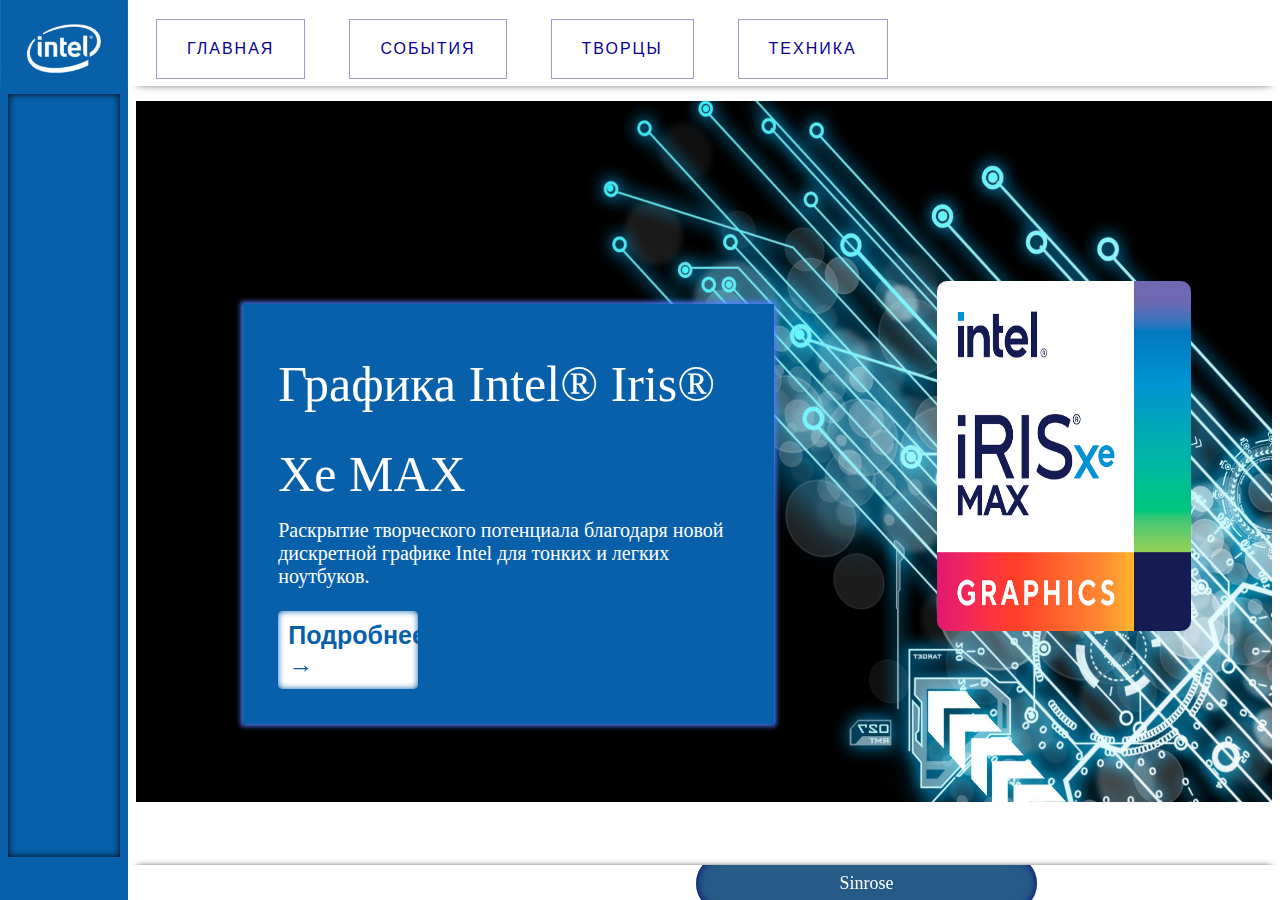
<file: index.html>
<!DOCTYPE HTML PUBLIC "-//W3C//DTD HTML 4.01 Frameset//EN" "http://www.w3.org/TR/html4/frameset.dtd">
<html>
    <head>
        <meta http-equiv="Content-Type" content="text/html; charset=utf-8">
        <title>История Intel</title>
            <style>
            .gg {
                box-shadow: inset 0px 0px 7px;
            } 
                .gg2 {
                    box-shadow: 0px 7px 9px -10px;

                }
                .gg3 {
                    box-shadow:inset 6px -7px 100px -9px blue;
                }
                .gg5 {
                    box-shadow: 0px -7px 7px -9px;
                }
            </style>
    </head>
    <frameset rows="10%, 90%, 4%" cols="10%, *"  border="0"  noresize="">
        <frame class="gg" src="Frames/Лого.html " name="logo" scrolling="no"> 
        <frame class="gg2" src="Frames/Меню.html" name="menu" scrolling="no">
        <frame class="gg3" src="Frames/Поле.html" name="Поле" scrolling="no">
        <frame src="Frames/Главная.html" name="info">
        <frame src="Frames/Поле 2.html" name="Поле" scrolling="no">
        <frame class="gg5" src="Frames/Подвал.html" name="podval" scrolling="no">
    </frameset>

</html>
</file>
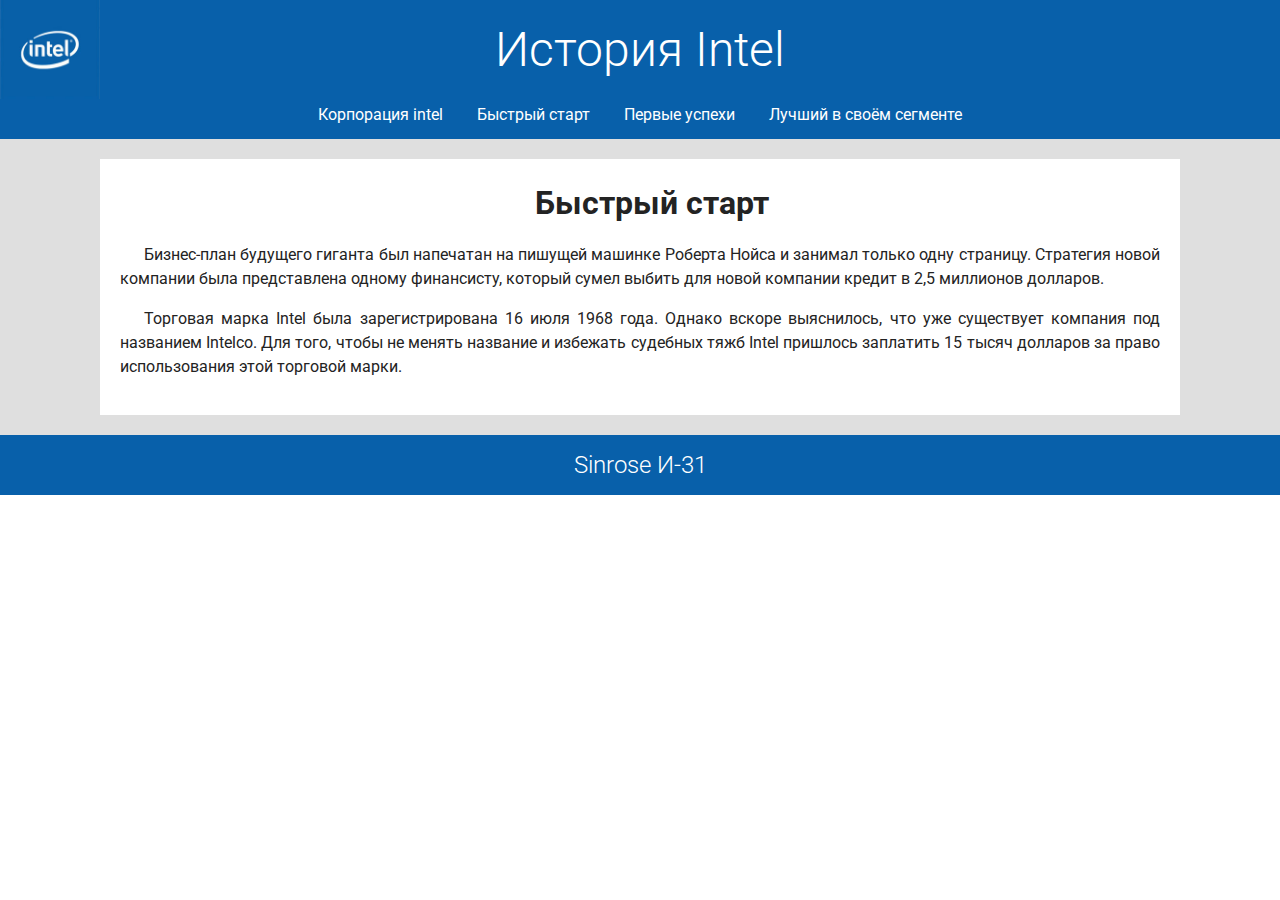
<file: Frames/Быстрый старт.html>
<!DOCTYPE html>
<html lang="en">
    <head>
        <meta charset="UTF-8">
        <meta name="viewport" content="width=device-width, initial-scale=1">
        <title> История Intel </title>
        <link rel="stylesheet" href="../css/style.css">
        <link rel="stylesheet" href="https://use.fontawesome.com/releases/v5.7.1/css/all.css">
        <style>
            body {
                    height: 100%;
                    
            }
            .test_class { 
                    background-image: url(../img/hy.jpg);
                    background-repeat: no-repeat;
                    background-size: 100%; 
                    padding: 5px;  
                    position: absolute;  
                    top: 0;  
                    left: 0;  
                    display: block;  
                    width:7.8%;  
                    height: 14.3%;  
                    text-decoration: none;  
                    z-index: 1;
            }  
        </style>
    </HEAD>

    <body>
        <a href="../index.html" class="test_class" target="_parent"></a>
        <div class="wrapper">
            <header class="header" id="top">
                
                    <h1>История Intel</h1>
                        <nav>
                            <ul>
                                <li><a href="Корпорация intel.html">Корпорация intel</a></li>
                                <li><a href="Быстрый старт.html">Быстрый старт</a></li>
                                <li><a href="Первые успехи.html">Первые успехи</a></li>
                                <li><a href="Лучший в своём сегменте.html">Лучший в своём сегменте</a></li>
                            </ul>
                        </nav>
            </header>
            <div class="box">
                <div class="content">
                <h1>Быстрый старт</h1>
                <p>
                    Бизнес-план будущего гиганта был напечатан на пишущей машинке Роберта Нойса и занимал только одну страницу. Стратегия новой компании была представлена одному финансисту, который сумел выбить для новой компании кредит в 2,5 миллионов долларов.</p>
                <p>
                    Торговая марка Intel была зарегистрирована 16 июля 1968 года. Однако вскоре выяснилось, что уже существует компания под названием Intelco. Для того, чтобы не менять название и избежать судебных тяжб Intel пришлось заплатить 15 тысяч долларов за право использования этой торговой марки.</p>
            </div>
            </div>
        </div>
            <footer class="footer">
                <h1>Sinrose И-31</h1>
            </footer>
        
    </div>
    </body>

</HTML>
</file>
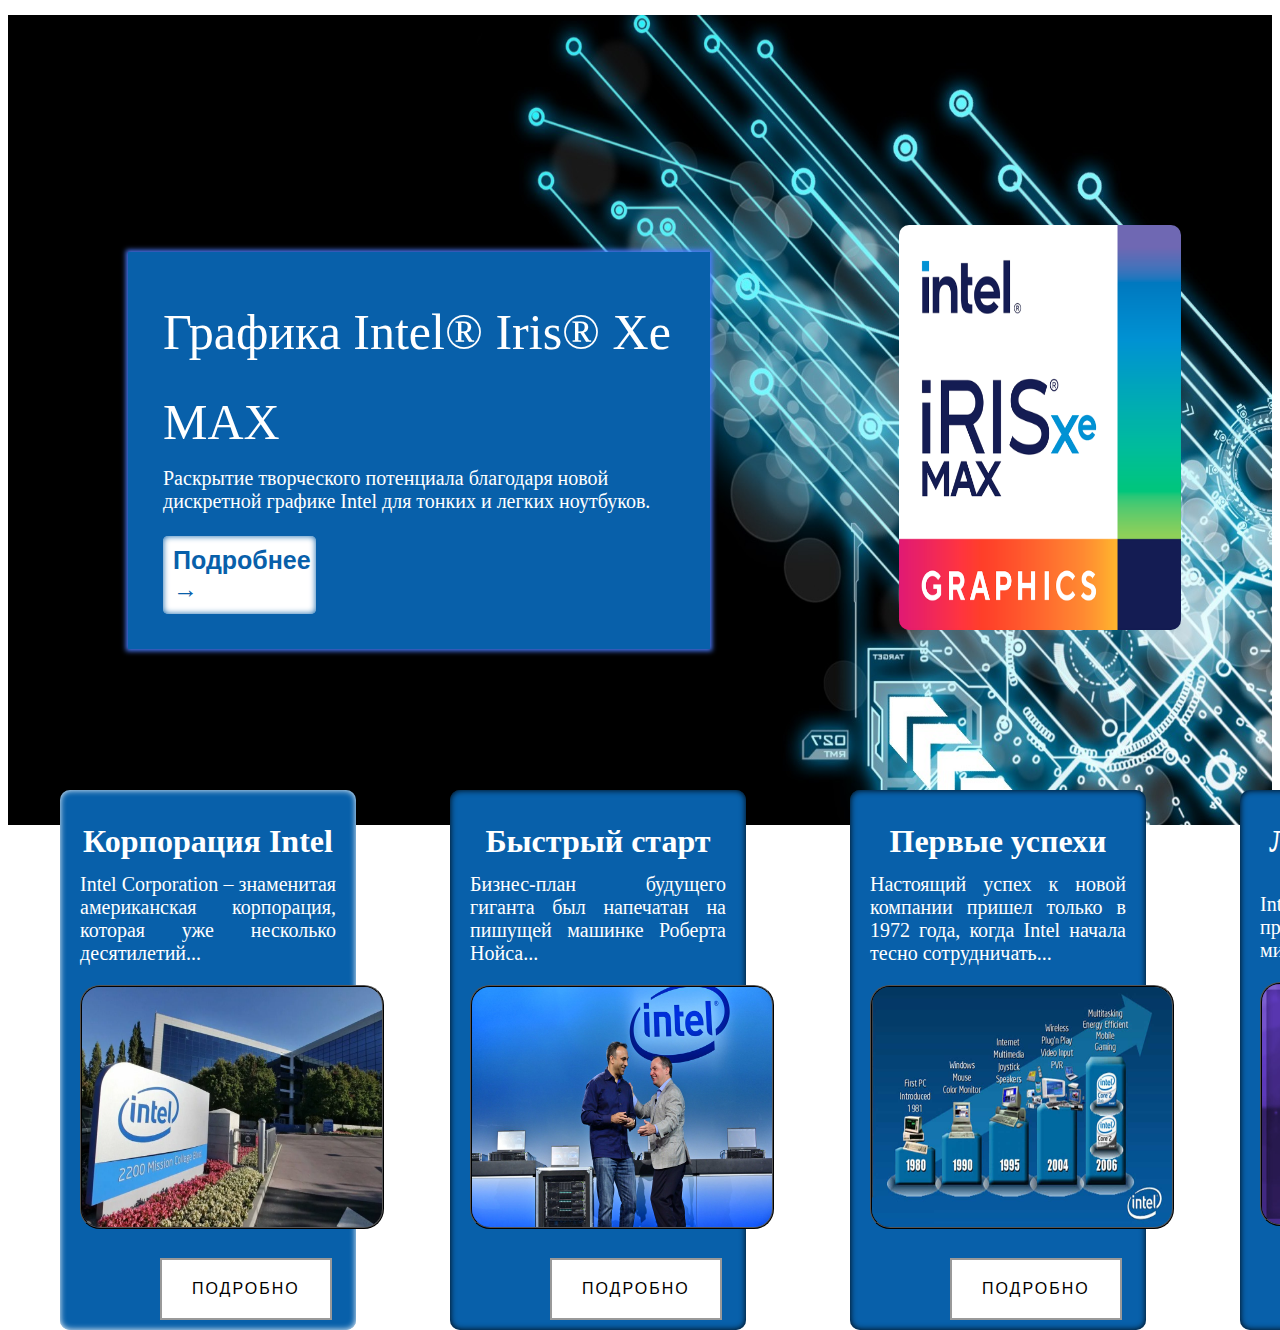
<file: Frames/Главная.html>
<HTML>
    <HEAD>
        <TITLE> Главная </TITLE>
            <STYLE>
                body {
	                height: 100%;
                }
                h1 {
                    font-size: 32px;
                    font-weight: 700;
                    text-align: center;
                    line-height: 20px;
                    font-family: Times;
                    opacity: 1;
                }
                p {
                    font-size: 20px;
                    font-weight: 100;
                    text-align:justify;
                    font-family: Times;
                    opacity: 1;
                }
                .pod {
                    font-family: 'Montserrat', sans-serif;
                    color: #0860aa;
                    
                }
                A {
                    text-decoration: none;
                }
                .leftimg {
                    float:left; 
                    margin: 7px 7px 7px 0; 
                }
                .imag {
                    position: absolute;
                    float: right; 
                    top: 25%;
                    left: 70%;
                    border-radius: 10px;

                }
                .scale {
                    transition: 1s;
                    
                }
                .scale:hover {
                    transform: scale(1.1);
                }
                .iris {
                    border: solid 0px rgb(76, 124, 255);
                    background: #0860aa;
                    position: absolute;
                    color: white;
                    top: 28%;
                    left: 10%;
                    padding: 35px;
                    width: 40%;
                    box-shadow: 0 0 5px 2px rgb(76, 124, 255);
                    font-family: Times, New Roman;
                }
                .iris:hover {
                    opacity: 0.9;
                    box-shadow: black 5px;
                    color: #ffffff;
                    border: #10a7ff 0px solid;
                    border-radius: 20px;
                }
                .scale2 {
                    transition: 1.3s;
                }
                .scale2:hover {
                    transition: .5s;
                }
                
                .iris2 {
                    border: solid 0px rgb(76, 124, 255);
                    background: white;
                    color: #0860aa;
                    padding: 10px;
                    width: 26%;
                    font-size: 25px;
                    text-decoration: none;
                    font-family: Times;
                    box-shadow: inset 0 0 6px;
                    border-radius: 5px;
                }
                .iris2:hover {
                    opacity: 0.9;
                    box-shadow: black 5px;
                    transition: .5s;
                    color: #5ffaff;
                    border: #10a7ff 0px solid;
                    border-radius: 10px;
                }
                .scale3 {
                    transition: 2s;
                }
                .scale3:hover {
                    transition: .5s;
                }
                .R1 {
                    font-size: 50px;
                    line-height: 90px;
                    font-weight: 1;
                }
                .R2 {
                    font-size: 20px;
                    font-weight: 1;
                }
                .iris3 {
                    border: solid 0px rgb(0, 0, 0);
                    background:#0860aa;
                    border-radius: 10px;
                    padding: 20px;
                    width: 20%;
                    position: absolute;
                    top: 790px;
                    left: 60px;
                    height: 500px;
                    box-shadow: inset 0 0 6px;
                    color: white;
                }
                .iris4 {
                    border: solid 0px rgb(0, 0, 0);
                    background:#0860aa;
                    border-radius: 10px;
                    padding: 20px;
                    width: 20%;
                    position: absolute;
                    top: 790px;
                    left: 450px;
                    height: 500px;
                    box-shadow: inset 0 0 6px;
                }
                .iris5 {
                    border: solid 0px rgb(0, 0, 0);
                    background:#0860aa;
                    border-radius: 10px;
                    padding: 20px;
                    width: 20%;
                    position: absolute;
                    top: 790px;
                    left: 850px;
                    height: 500px;
                    box-shadow: inset 0 0 6px;
                }
                .iris6 {
                    border: solid 0px rgb(0, 0, 0);
                    background:#0860aa;
                    border-radius: 10px;
                    padding: 20px;
                    width: 20%;
                    position: absolute;
                    top: 790px;
                    left: 1240px;
                    height: 500px;
                    box-shadow: inset 0 0 6px;
                }
                .ccale {
                    transition: 1s;
                    
                }
                .ccale:hover {
                    transform: scale(1.05);
                }
                
                .a1 {
                    text-decoration: none;
                    outline: none;
                    display: inline-block;
                    padding: 20px 30px;
                    margin: 10px 20px;
                    position: relative;
                    color: rgb(0, 0, 0);
                    border: 2px solid rgba(0, 0, 0, 0.4);
                    background: none;
                    font-weight: 300;
                    font-family: 'Montserrat', sans-serif;
                    text-transform: uppercase;
                    letter-spacing: 2px;
                    top: 1px;
                    left: 60px;
                    background-color: white;
                }
                .a1:before,
                .a1:after {
                    content: "";
                    position: absolute;
                    width: 0;
                    height: 0;
                    opacity: 0;
                    box-sizing: border-box;
                }
                .a1:before {
                    bottom: 0;
                    left: 0;
                    border-left: 1px solid rgb(255, 0, 0);
                    border-top: 1px solid rgb(255, 0, 0);
                    transition: 0s ease opacity .8s, .2s ease width .4s, .2s ease height .6s;
                }
                .a1:after {
                    top: 0;
                    right: 0;
                    border-right: 1px solid rgb(255, 0, 0);
                    border-bottom: 1px solid rgb(255, 0, 0);
                    transition: 0s ease opacity .4s, .2s ease width , .2s ease height .2s;
                }
                .a1:hover:before,
                .a1:hover:after{
                    height: 100%;
                    width: 100%;
                    opacity: 1;
                    box-shadow: black 5px;
                }
                .a1:hover:before {
                    transition: 0s ease opacity 0s, .2s ease height, .2s ease width .2s;
                }
                .a1:hover:after {
                    transition: 0s ease opacity .4s, .2s ease height .4s , .2s ease width .6s;
                }
                .a1:hover {
                    background: rgba(38, 241, 255, 0.2);
                }
                .img {
                    border: ridge 2px black;
                    border-radius: 20px;
                    box-shadow: inset 0 0 10px black;
                }
                
            </STYLE>
    </HEAD>
<body>
            <div class="iris scale2">
                <B class="R1">
                Графика Intel® Iris® Xe MAX <br>
                </B>
                <b class="R2">
                Раскрытие творческого потенциала благодаря новой дискретной графике Intel для тонких и легких ноутбуков.<br><br>
                </b>
                <div class="iris2 scale3">
                    <A HREF="https://www.intel.ru/content/www/ru/ru/products/discrete-gpus/iris-xe-max.html" target="_parent"> <b class="pod">Подробнее →</b></A>
                </div>
            </div>
            

        <div>
                <img align="right" src="../img/iris.png" width="22%" height="45%" class="imag scale">
                <img align="left" src="../img/sky.jpg" width="100%" height="90%" class=" leftimg">
                
        </div>
        <div class="iris3 ccale">
                    <h1>Корпорация Intel</h1>
                <p style="color:white">
                    Intel Corporation – знаменитая американская корпорация, которая уже несколько десятилетий...
                </p>
                    <center>
                        <img class="img" src="../img/a1.png" width="300px" height="240px">
                    </center>
                            <br>
                <A class="a1" HREF="Корпорация intel.html" target="_parent"> <B>Подробно</B></A>
        </div>
        <div  class="iris4 ccale">
                <h1 style="color:white">Быстрый старт</h1>
            <p style="color:white">
            Бизнес-план будущего гиганта был напечатан на пишущей машинке Роберта Нойса... 
            </p>
                <center>
                    <img class="img" src="../img/a2.jpg" width="300px" height="240px">
                </center>
                            <br>
                <A class="a1" HREF="Быстрый старт.html" target="_parent"> <B>Подробно</B></A>
        </div>
        <div class="iris5 ccale">
                <h1 style="color:white">Первые успехи</h1>
            <p style="color:white">
            Настоящий успех к новой компании пришел только в 1972 года, когда Intel начала тесно сотрудничать... 
            </p>
                <center>
                    <img class="img" src="../img/a3.jpg" width="300px" height="240px">
                </center>
                            <br>
                <A class="a1" HREF="Первые успехи.html" target="_parent"> <B>Подробно</B></A>
        </div>
        <div class="iris6 ccale">
                <h1 style="color:white">Лучший в своём сегменте</h1>
            <p style="color:white">
            Intel лидирует среди производителей микропроцессоров...
            </p>
                <center>
                    <img class="img" src="../img/a4.jpg" width="300px" height="240px">
                </center>
                            <br>
            <A class="a1" HREF="Лучший в своём сегменте.html" target="_parent"> <B>Подробно</B></A>
        </div>
        
</body>
</HTML>
</file>
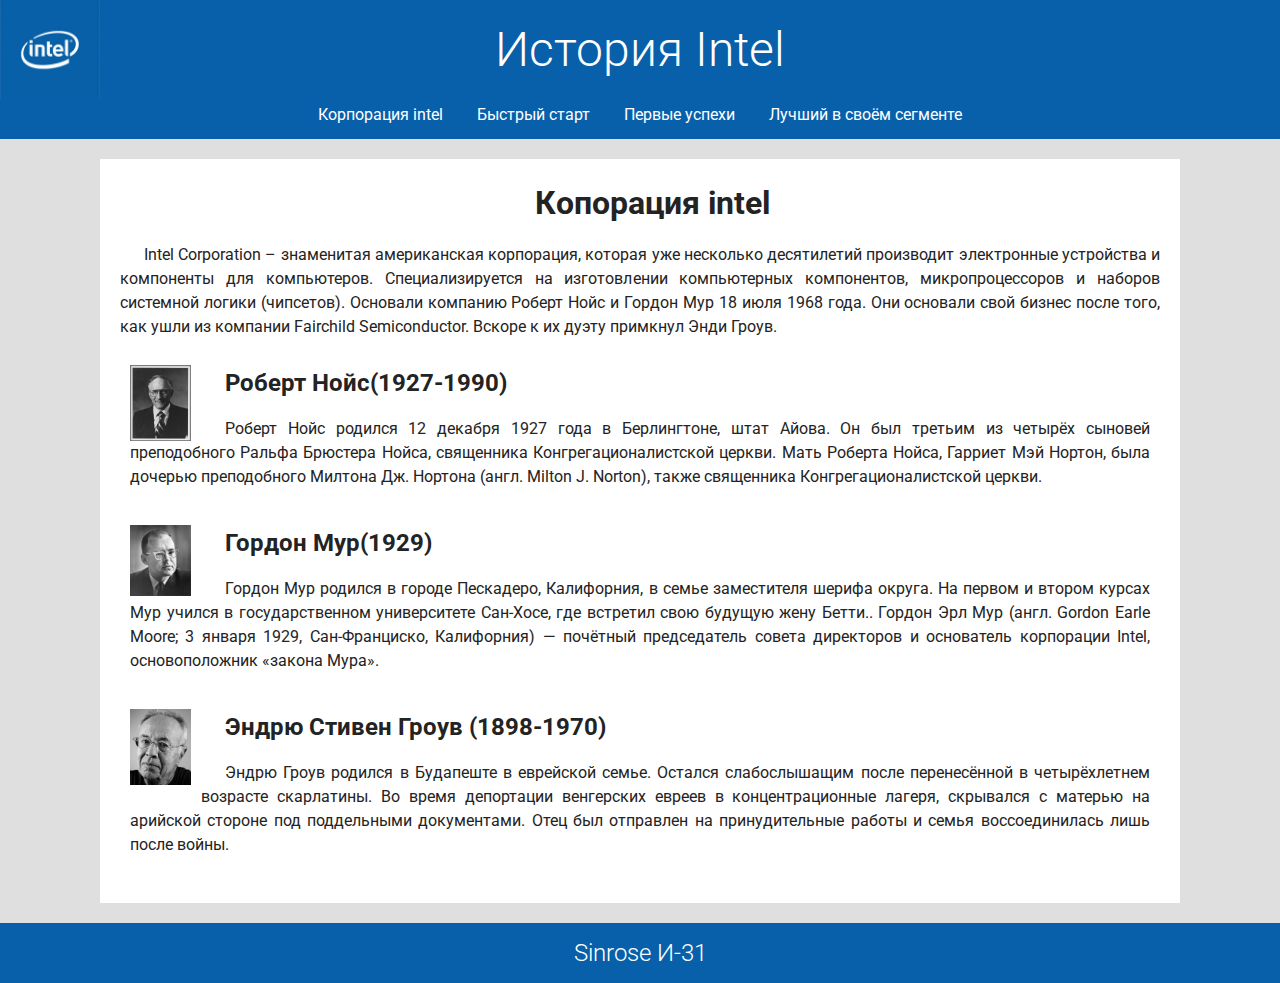
<file: Frames/Корпорация intel.html>
<!DOCTYPE html>
<html lang="en">
    <head>
        <meta charset="UTF-8">
        <meta name="viewport" content="width=device-width, initial-scale=1">
        <title> корпорации intel </title>
        <link rel="stylesheet" href="../css/style.css">
        <link rel="stylesheet" href="https://use.fontawesome.com/releases/v5.7.1/css/all.css">
        <style>
            body {
                    height: 100%;
                    
            }
            .test_class { 
                    background-image: url(../img/hy.jpg);
                    background-repeat: no-repeat;
                    background-size: 100%; 
                    padding: 5px;  
                    position: absolute;  
                    top: 0;  
                    left: 0;  
                    display: block;  
                    width:7.8%;  
                    height: 14.3%;  
                    text-decoration: none;  
                    z-index: 1;
            }  
        </style>
    </HEAD>

    <body>
        <a href="../index.html" class="test_class" target="_parent"></a>
        <div class="wrapper">
            <header class="header" id="top">
                
                    <h1>История Intel</h1>
                        <nav>
                            <ul>
                                <li><a href="Корпорация intel.html">Корпорация intel</a></li>
                                <li><a href="Быстрый старт.html">Быстрый старт</a></li>
                                <li><a href="Первые успехи.html">Первые успехи</a></li>
                                <li><a href="Лучший в своём сегменте.html">Лучший в своём сегменте</a></li>
                            </ul>
                        </nav>
            </header>
            <div class="box">
                <div class="content">
                <h1>Копорация intel</h1>
                <p>
                    Intel Corporation – знаменитая американская корпорация, которая уже несколько десятилетий производит электронные устройства и компоненты для компьютеров. Специализируется на изготовлении компьютерных компонентов, микропроцессоров и наборов системной логики (чипсетов).
        Основали компанию Роберт Нойс и Гордон Мур 18 июля 1968 года. Они основали свой бизнес после того, как ушли из компании Fairchild Semiconductor. Вскоре к их дуэту примкнул Энди Гроув.</p>
                <div class="person">
                    <a href="https://ru.wikipedia.org/wiki/Нойс,_Роберт">
                        <img class="img-text" src="../img/Chel1.jpg" width="6%">
                        <h2>Роберт Нойс(1927-1990)</h2>
                        <p>
                            Роберт Нойс родился 12 декабря 1927 года в Берлингтоне, штат Айова. Он был третьим из четырёх сыновей преподобного Ральфа Брюстера Нойса, священника Конгрегационалистской церкви. Мать Роберта Нойса, Гарриет Мэй Нортон, была дочерью преподобного Милтона Дж. Нортона (англ. Milton J. Norton), также священника Конгрегационалистской церкви.</p>
                        <div class="clear"></div>
                    </a>
                </div>
                <div class="person">
                    <a href="https://ru.wikipedia.org/wiki/Мур,_Гордон">
                        <img class="img-text" src="../img/Chel 2.jpg" width="6%" height="6%">
                        <h2>Гордон Мур(1929)</h2>
                        <p>
                            Гордон Мур родился в городе Пескадеро, Калифорния, в семье заместителя шерифа округа. На первом и втором курсах Мур учился в государственном университете Сан-Хосе, где встретил свою будущую жену Бетти..
                            Гордон Эрл Мур (англ. Gordon Earle Moore; 3 января 1929, Сан-Франциско, Калифорния) — почётный председатель совета директоров и основатель корпорации Intel, основоположник «закона Мура».</p>
                        <div class="clear"></div>
                    </a>
                </div>
                <div class="person">
                    <a href="https://ru.wikipedia.org/wiki/Гроув,_Эндрю.html">
                        <img class="img-text" src="../img/Chel 3.webp" width="6%">
                        <h2>Эндрю Стивен Гроув (1898-1970)</h2>
                        <p>
                            Эндрю Гроув родился в Будапеште в еврейской семье. Остался слабослышащим после перенесённой в четырёхлетнем возрасте скарлатины. Во время депортации венгерских евреев в концентрационные лагеря, скрывался с матерью на арийской стороне под поддельными документами. Отец был отправлен на принудительные работы и семья воссоединилась лишь после войны. </p>
                        <div class="clear"></div>
                    </a>
                </div>
                </div>
            </div>
    
            <footer class="footer">
                <h1>Sinrose И-31</h1>
            </footer>
        </div>
        
    </body>

</HTML>
</file>
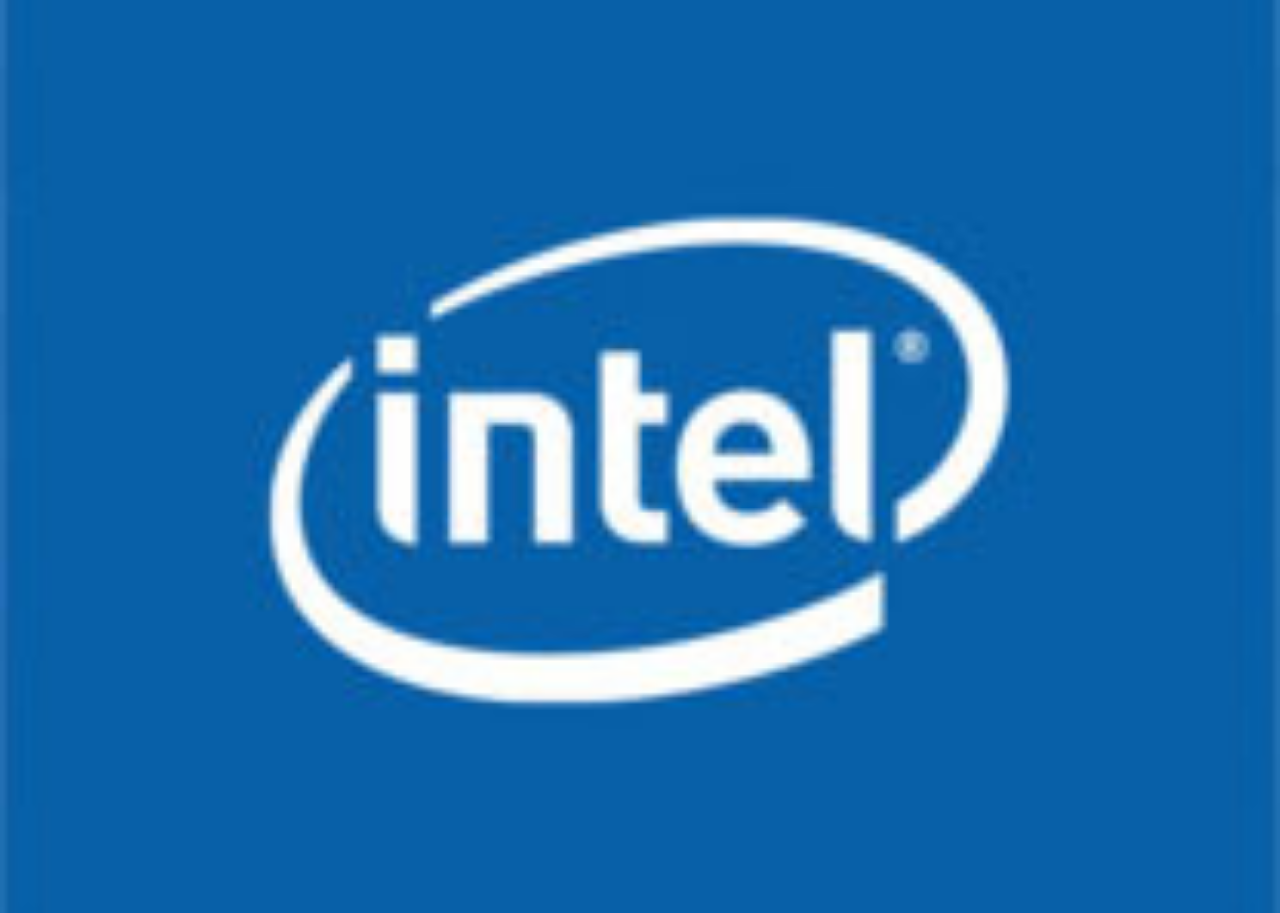
<file: Frames/Лого.html>
<HTML>
    <HEAD>
        <TITLE> Главная </TITLE>
            <STYLE>
                html {
                    height: 100%;
                    background-image: url(../img/hy.jpg);
                    background-repeat: no-repeat;
                    background-position: left, top;
                    background-size: 100%; 
                    padding: 5px; 
                }
                body {
                    height: 100%;
                }
                .test_class {  
                    position: absolute;  
                    top: 0;  
                    left: 0;  
                    display: block;  
                    width: 100%;  
                    height: 100%;  
                    text-decoration: none;  
                    z-index: 1;  
                }
            </STYLE>
    </HEAD>

    <body>
        <div>
            <a href="../index.html" class="test_class" target="_parent"></a>
        </div>
    </body>
    
</HTML>
</file>
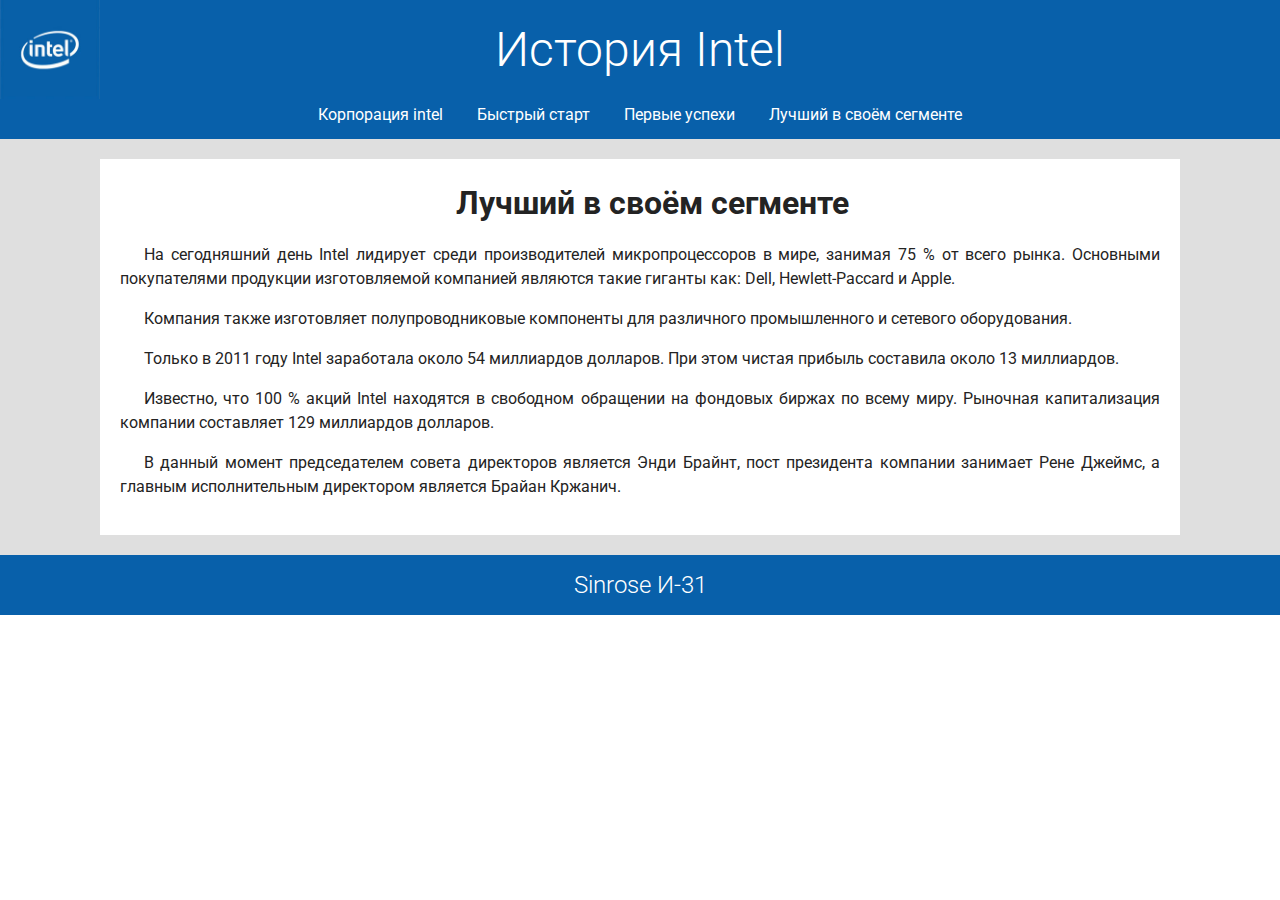
<file: Frames/Лучший в своём сегменте.html>
<!DOCTYPE html>
<html lang="en">
    <head>
        <meta charset="UTF-8">
        <meta name="viewport" content="width=device-width, initial-scale=1">
        <title> Лучший в своём сегменте </title>
        <link rel="stylesheet" href="../css/style.css">
        <link rel="stylesheet" href="https://use.fontawesome.com/releases/v5.7.1/css/all.css">
        <style>
            body {
                    height: 100%;
                    
            }
            .test_class { 
                    background-image: url(../img/hy.jpg);
                    background-repeat: no-repeat;
                    background-size: 100%; 
                    padding: 5px;  
                    position: absolute;  
                    top: 0;  
                    left: 0;  
                    display: block;  
                    width:7.8%;  
                    height: 14.3%;  
                    text-decoration: none;  
                    z-index: 1;
            }  
        </style>
    </HEAD>

    <body>
        <a href="../index.html" class="test_class" target="_parent"></a>
        <div class="wrapper">
            <header class="header" id="top">
                
                    <h1>История Intel</h1>
                        <nav>
                            <ul>
                                <li><a href="Корпорация intel.html">Корпорация intel</a></li>
                                <li><a href="Быстрый старт.html">Быстрый старт</a></li>
                                <li><a href="Первые успехи.html">Первые успехи</a></li>
                                <li><a href="Лучший в своём сегменте.html">Лучший в своём сегменте</a></li>
                            </ul>
                        </nav>
            </header>
            <div class="box">
                <div class="content">
                <h1>Лучший в своём сегменте</h1>
                <p>
                    На сегодняшний день Intel лидирует среди производителей микропроцессоров в мире, занимая 75 % от всего рынка. Основными покупателями продукции изготовляемой компанией являются такие гиганты как: Dell, Hewlett-Paccard и Apple.</p>
                <p>
                    Компания также изготовляет полупроводниковые компоненты для различного промышленного и сетевого оборудования.</p>
                <p> 
                    Только в 2011 году Intel заработала около 54 миллиардов долларов. При этом чистая прибыль составила около 13 миллиардов.</p>
                <p> 
                    Известно, что 100 % акций Intel находятся в свободном обращении на фондовых биржах по всему миру. Рыночная капитализация компании составляет 129 миллиардов долларов.</p>
                <p> 
                    В данный момент председателем совета директоров является Энди Брайнт, пост президента компании занимает Рене Джеймс, а главным исполнительным директором является Брайан Кржанич.</p>
            </div>
            </div>
        </div>
            <footer class="footer">
                <h1>Sinrose И-31</h1>
            </footer>
        
    </div>
    </body>

</HTML>
</file>
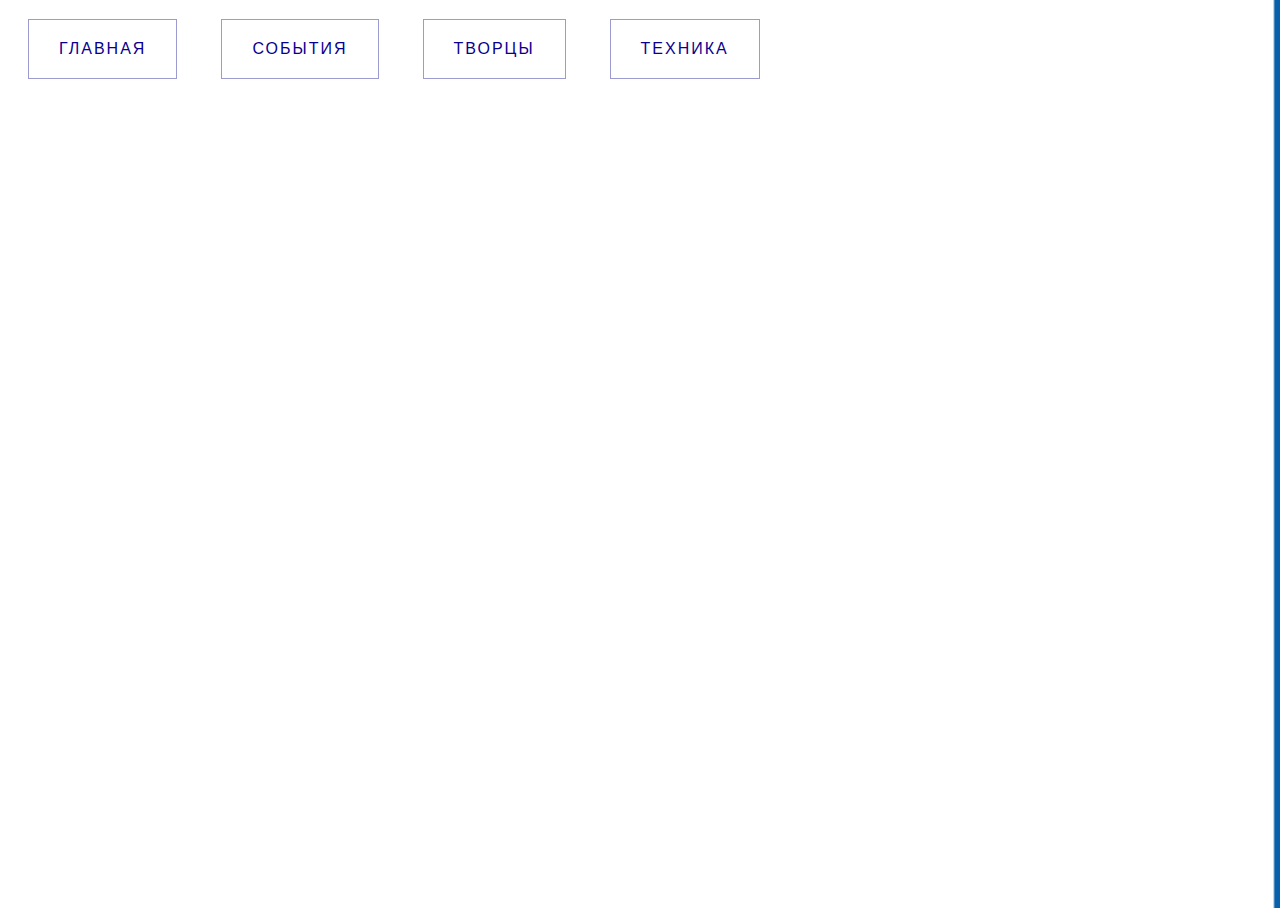
<file: Frames/Меню.html>
<HTML>
    <HEAD>
    <TITLE>Меню</title>
        <STYLE>
        .p1 {
            word-spacing: 0px;
        }
        html {
            height: 100%
        }
                body {
                    height: 100%;
                    background-image: url(../img/Меню.png);
                }
                img {
                    position: fixed;
                }
                a {
                    text-decoration: none;
                    outline: none;
                    display: inline-block;
                    padding: 20px 30px;
                    margin: 10px 20px;
                    position: relative;
                    color: rgb(10, 0, 143);
                    border: 1px solid rgba(6, 4, 138, 0.4);
                    background: none;
                    font-weight: 300;
                    font-family: 'Montserrat', sans-serif;
                    text-transform: uppercase;
                    letter-spacing: 2px;
                    top: 1px;
                }
                a:before,
                a:after {
                    content: "";
                    position: absolute;
                    width: 0;
                    height: 0;
                    opacity: 0;
                    box-sizing: border-box;
                }
                a:before {
                    bottom: 0;
                    left: 0;
                    border-left: 1px solid rgb(0, 217, 255);
                    border-top: 1px solid rgb(0, 72, 228);
                    transition: 0s ease opacity .8s, .2s ease width .4s, .2s ease height .6s;
                }
                a:after {
                    top: 0;
                    right: 0;
                    border-right: 1px solid rgb(144, 0, 211);
                    border-bottom: 1px solid rgb(228, 0, 152);
                    transition: 0s ease opacity .4s, .2s ease width , .2s ease height .2s;
                }
                a:hover:before,
                a:hover:after{
                    height: 100%;
                    width: 100%;
                    opacity: 1;
                }
                a:hover:before {
                    transition: 0s ease opacity 0s, .2s ease height, .2s ease width .2s;
                }
                a:hover:after {
                    transition: 0s ease opacity .4s, .2s ease height .4s , .2s ease width .6s;
                }
                a:hover {
                    background: rgba(0, 60, 255, 0.2);
                }
                img {
                    position: absolute;
                }
        </STYLE>
    </HEAD>
    <BODY class="gh" TEXT = WHITE>
        <img url="../img/kisspng-intel-core-dell-intel-parallel-studio-intel-hd-uh-intel-quickpath-interconnect-5b22639c80e6a0.476042681528980380528.jpg">
        <P class="p1">
        <A HREF="Главная.html" target="info"> <B>Главная</B></A>
        <A HREF="События.html" target="info"> <B>События</B></A>
        <A HREF="Творцы.html" target="info"> <B>Творцы</B></A>
        <A HREF="Техника.html" target="info"> <B>Техника</B></A> 
        </P>
        </BODY>
        </HTML>
</file>
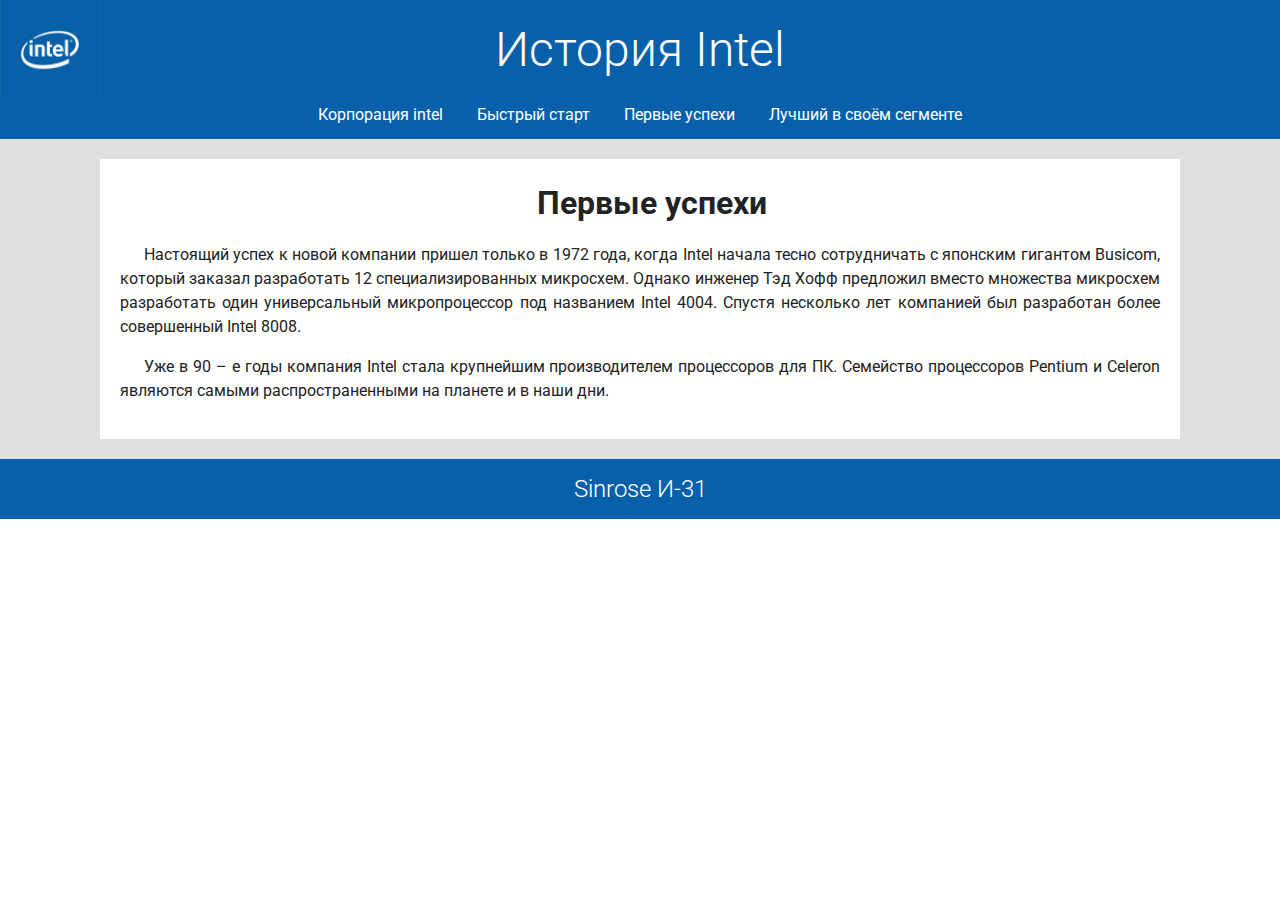
<file: Frames/Первые успехи.html>
<!DOCTYPE html>
<html lang="en">
    <head>
        <meta charset="UTF-8">
        <meta name="viewport" content="width=device-width, initial-scale=1">
        <title> Первые успехи </title>
        <link rel="stylesheet" href="../css/style.css">
        <link rel="stylesheet" href="https://use.fontawesome.com/releases/v5.7.1/css/all.css">
        <style>
            body {
                    height: 100%;
                    
            }
            .test_class { 
                    background-image: url(../img/hy.jpg);
                    background-repeat: no-repeat;
                    background-size: 100%; 
                    padding: 5px;  
                    position: absolute;  
                    top: 0;  
                    left: 0;  
                    display: block;  
                    width:7.8%;  
                    height: 14.3%;  
                    text-decoration: none;  
                    z-index: 1;
            }  
        </style>
    </HEAD>

    <body>
        <a href="../index.html" class="test_class" target="_parent"></a>
        <div class="wrapper">
            <header class="header" id="top">
                
                    <h1>История Intel</h1>
                        <nav>
                            <ul>
                                <li><a href="Корпорация intel.html">Корпорация intel</a></li>
                                <li><a href="Быстрый старт.html">Быстрый старт</a></li>
                                <li><a href="Первые успехи.html">Первые успехи</a></li>
                                <li><a href="Лучший в своём сегменте.html">Лучший в своём сегменте</a></li>
                            </ul>
                        </nav>
            </header>
            <div class="box">
                <div class="content">
                <h1>Первые успехи</h1>
                <p>
                    Настоящий успех к новой компании пришел только в 1972 года, когда Intel начала тесно сотрудничать с японским гигантом Busicom, который заказал разработать 12 специализированных микросхем. Однако инженер Тэд Хофф предложил вместо множества микросхем разработать один универсальный микропроцессор под названием Intel 4004. Спустя несколько лет компанией был разработан более совершенный Intel 8008.</p>
                <p>
                    Уже в 90 – е годы компания Intel стала крупнейшим производителем процессоров для ПК.  Семейство процессоров Pentium и Celeron являются самыми распространенными на планете и в наши дни.</p>
            </div>
            </div>
        </div>
            <footer class="footer">
                <h1>Sinrose И-31</h1>
            </footer>
        
    </div>
    </body>

</HTML>
</file>
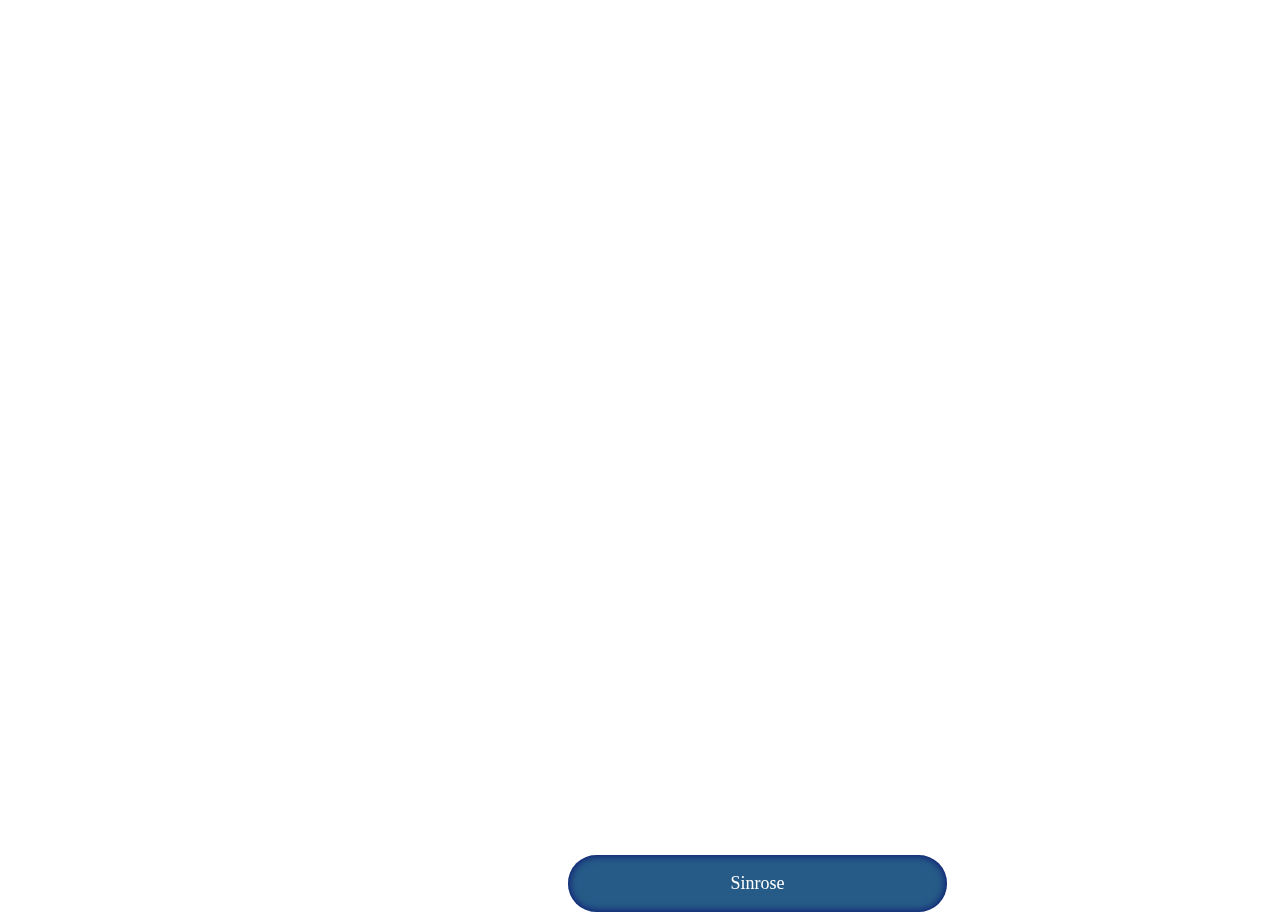
<file: Frames/Подвал.html>
<html>
    <head>
        <title>История Intel</title>
            <style>
                body {
                    /*background-color: #0860aa;*/
                    background-repeat: no-repeat;
                    background-size: 100%;
                    filter: grayscale(40%);
                }
                .ai {
                    
                    box-shadow: inset 0 0 8px #0104ac;
                    border-radius: 30px;
                    background-color: #0860aa;
                    position: absolute;
                    bottom: 0;
                    width: 30%;
                    left: 560px;
                    bottom: -20px;
                    border: solid 0px #071646;
                }
                a {
                    text-decoration: none;
                    top: 0px;
                    left: 50%;
                }
                p {
                    font-size: 18px;
                    text-align: center;
                    color: white;
                    padding: 0;
                    font-family: 'Times New Roman', Times, serif;
                }
                .scale {
                    transition: 1s;
                    
                }
                .scale:hover {
                    transform: scale(1.03);
                }
            </style>
    </head>
    
    <body>
        <div class="ai scale"> 
            <A href="https://vk.com/sinrose" target=_blank> <p>Sinrose</p></A>
        </div>
    </body>

</html>
</file>
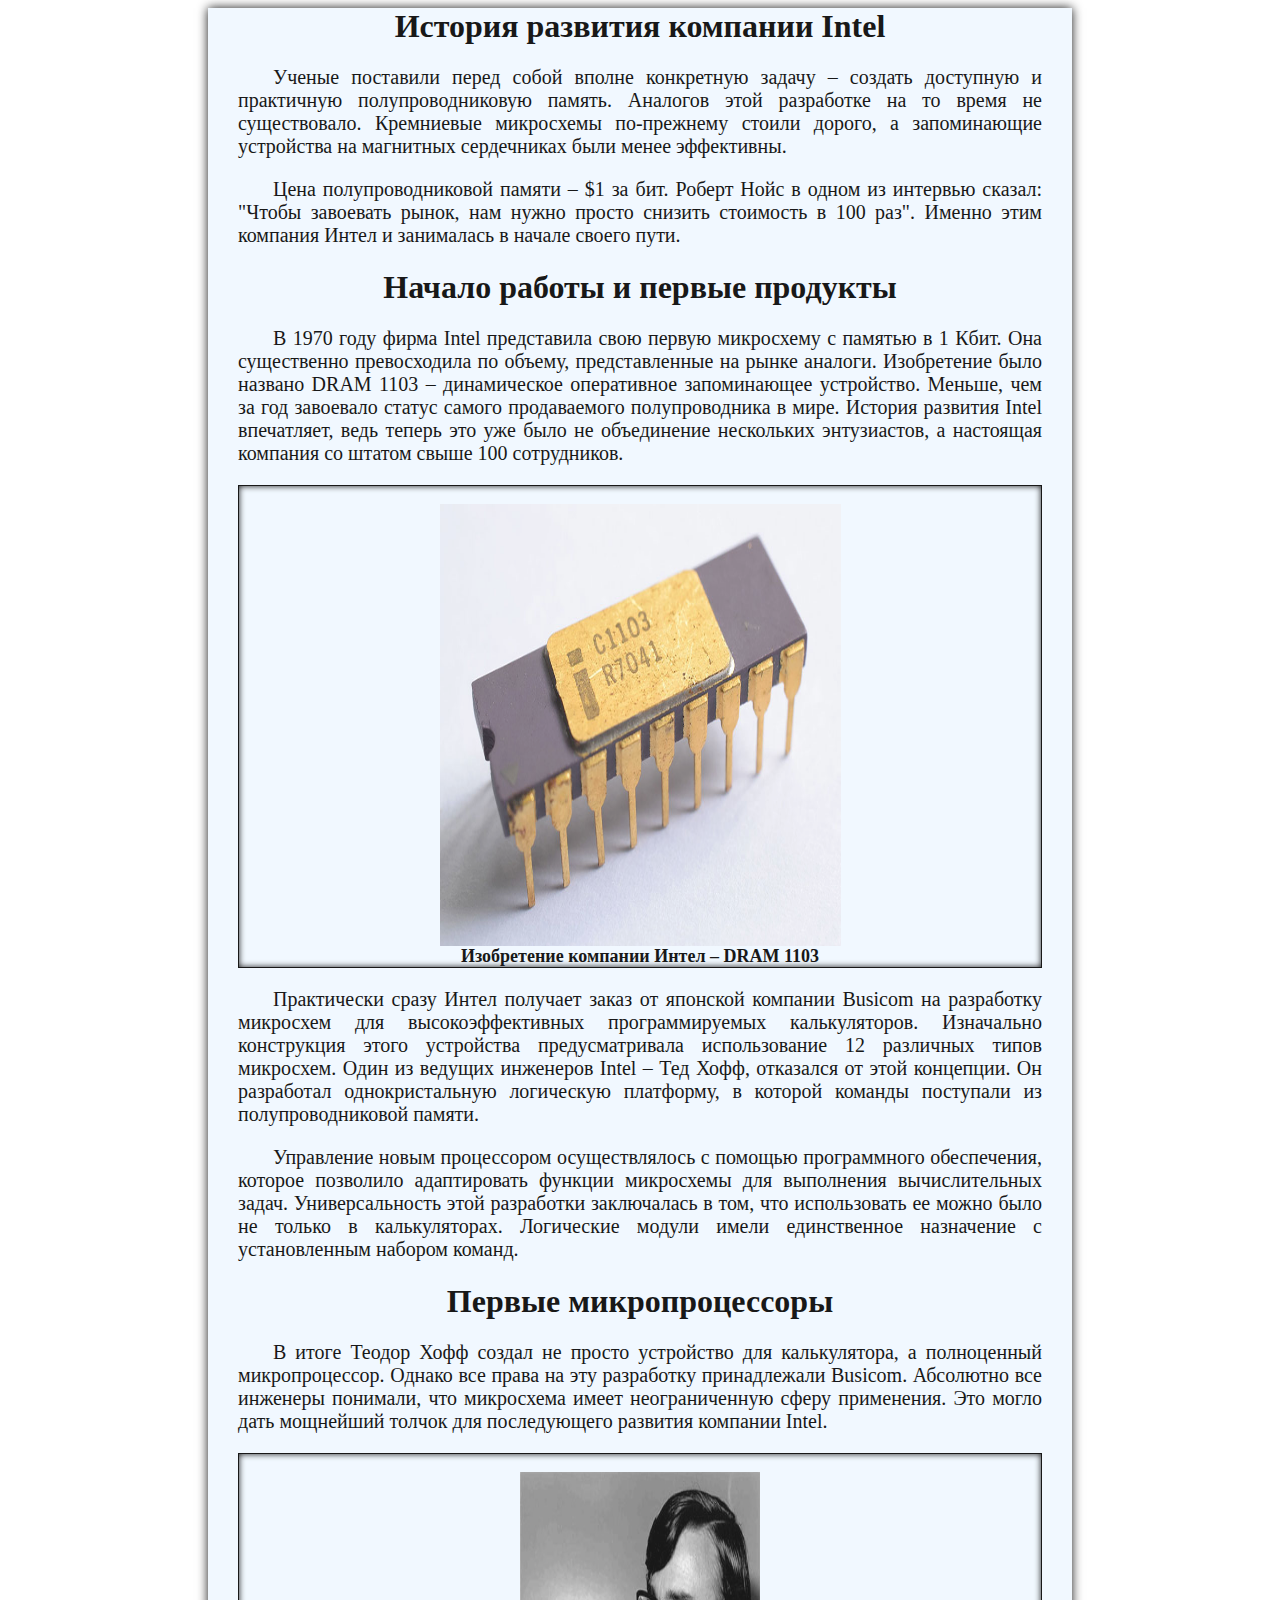
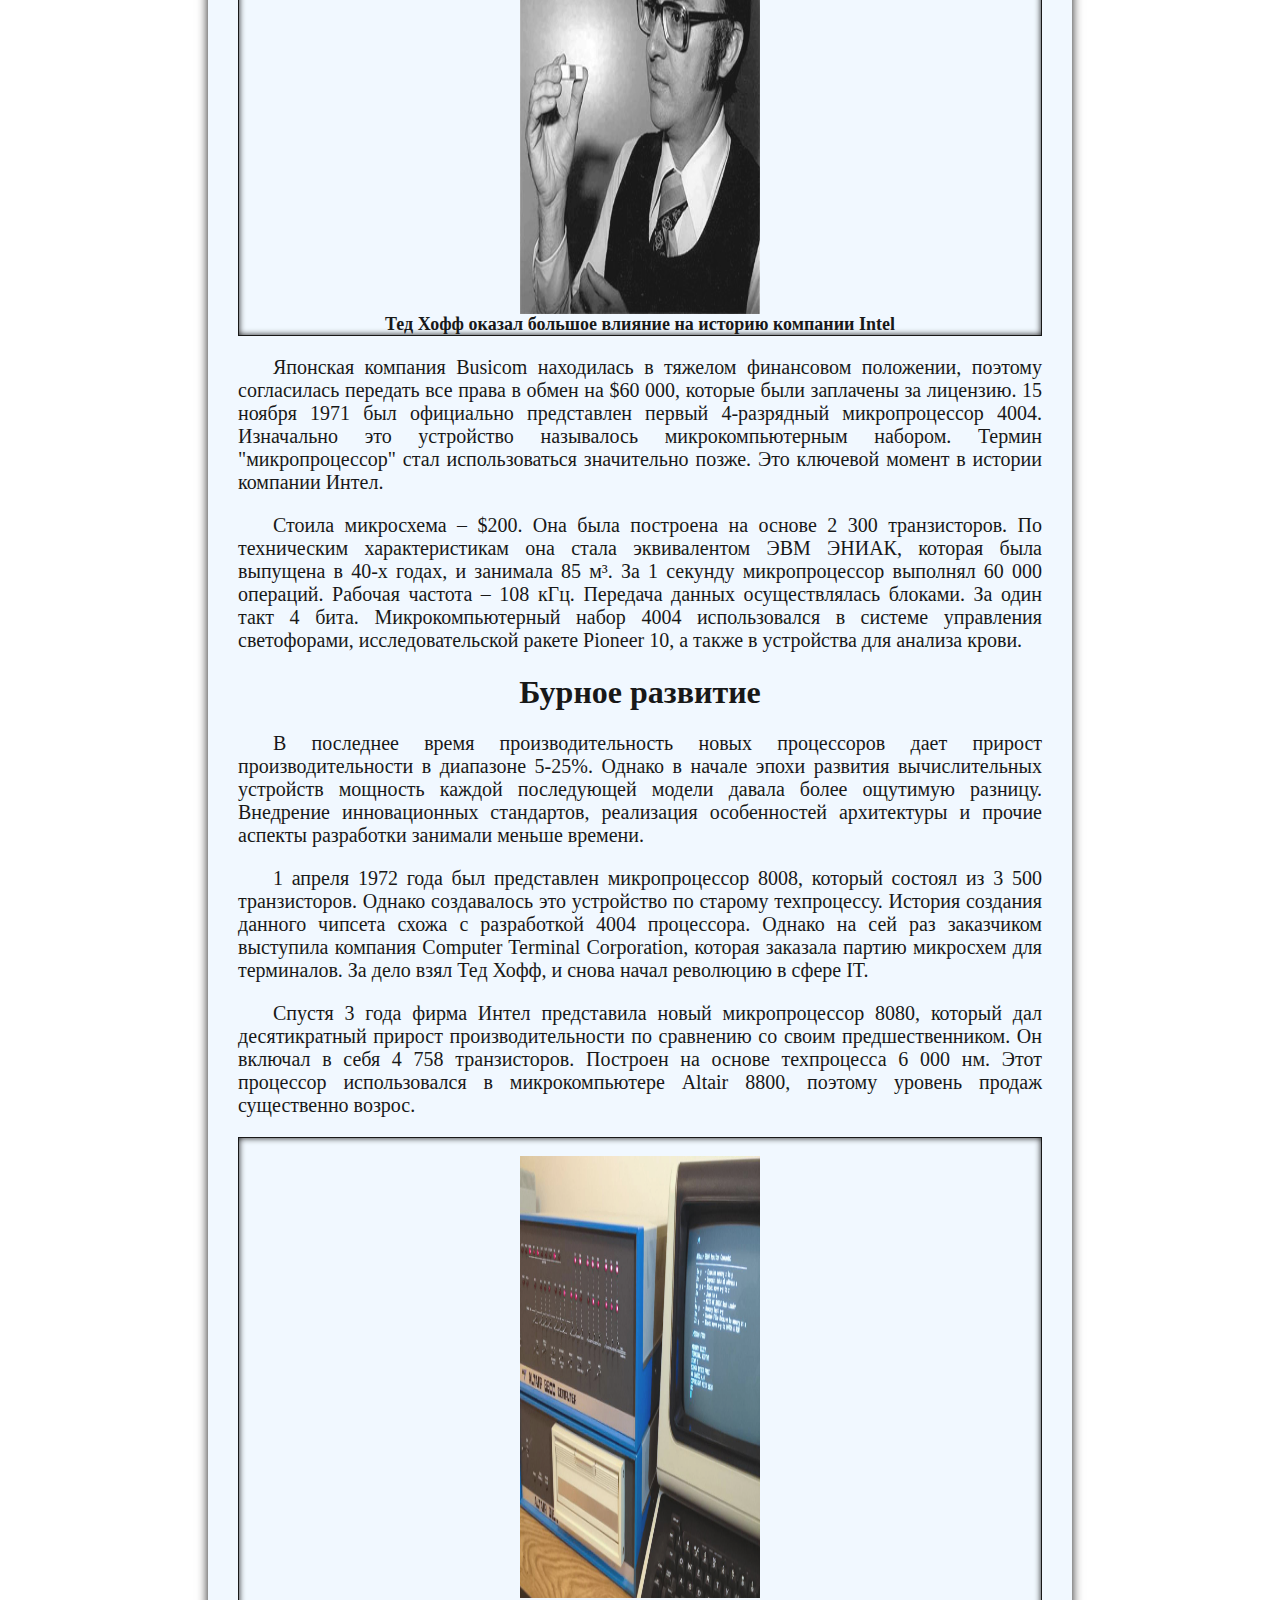
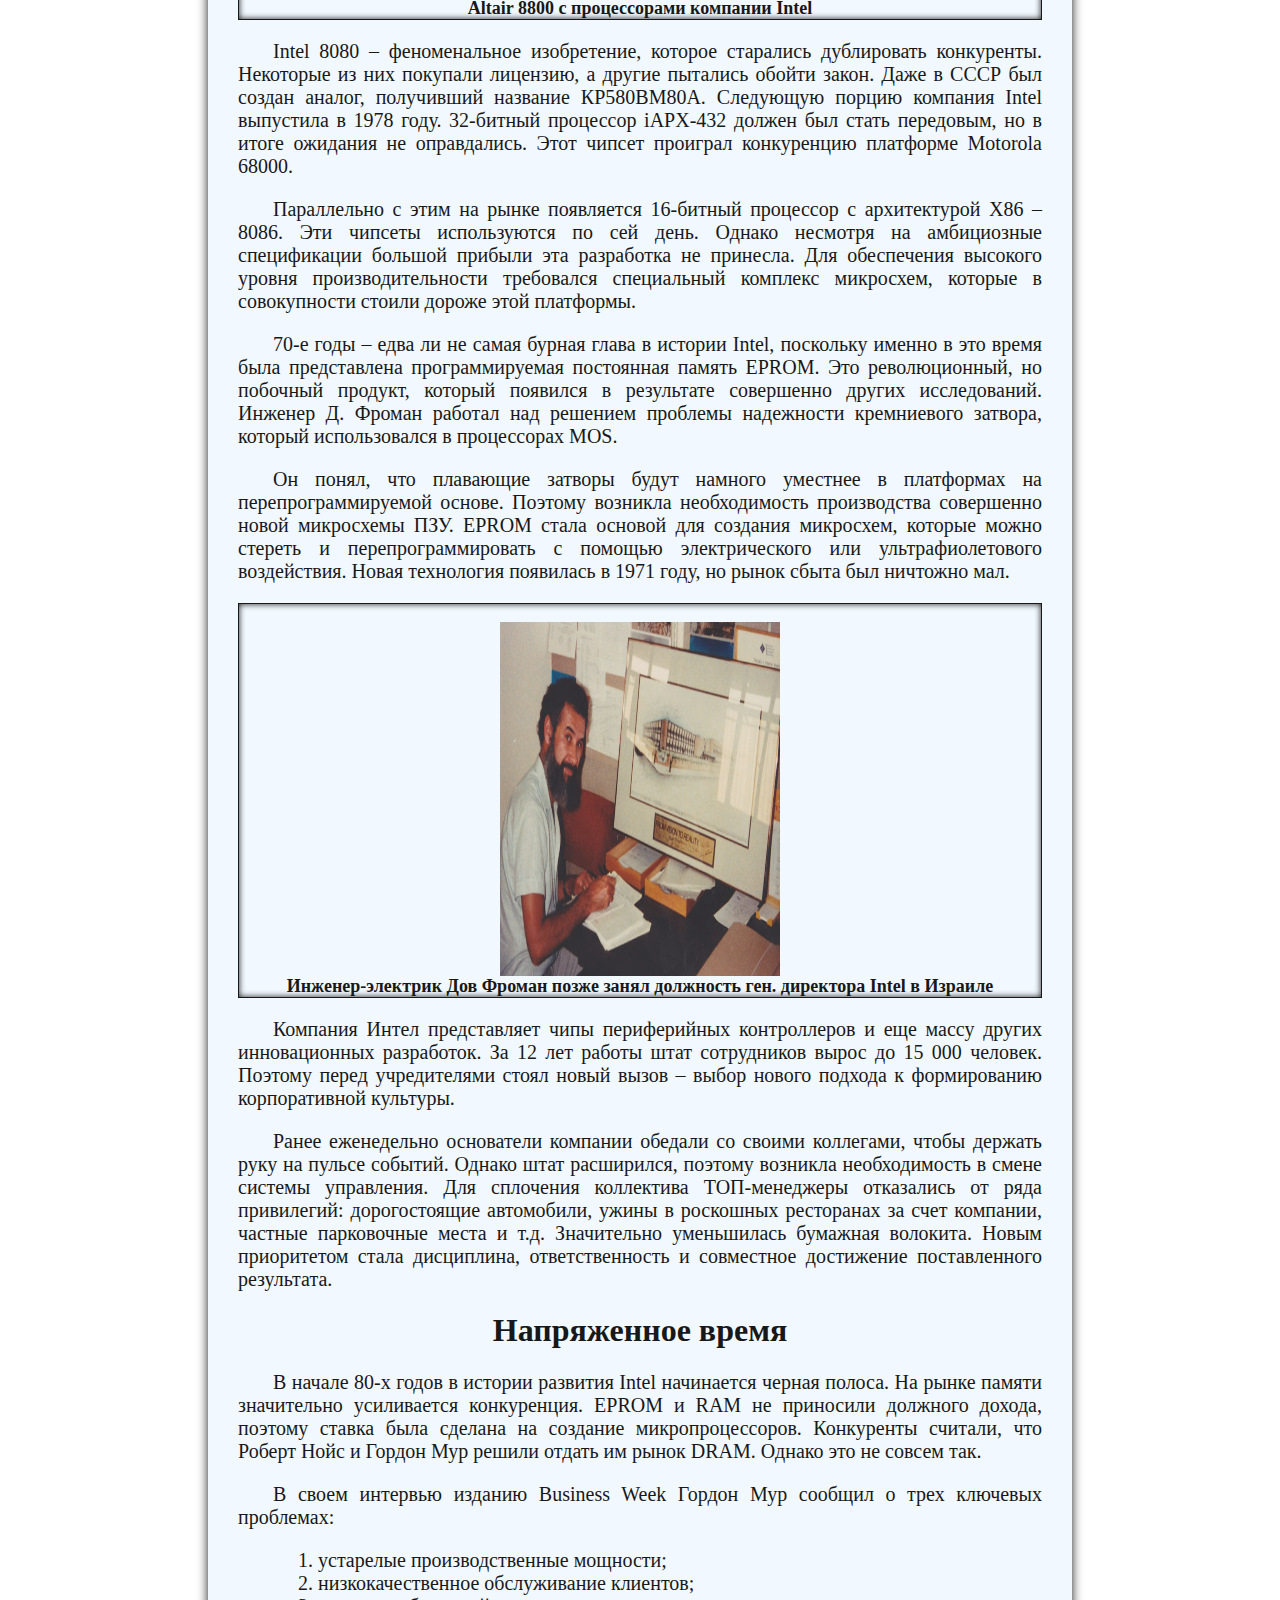
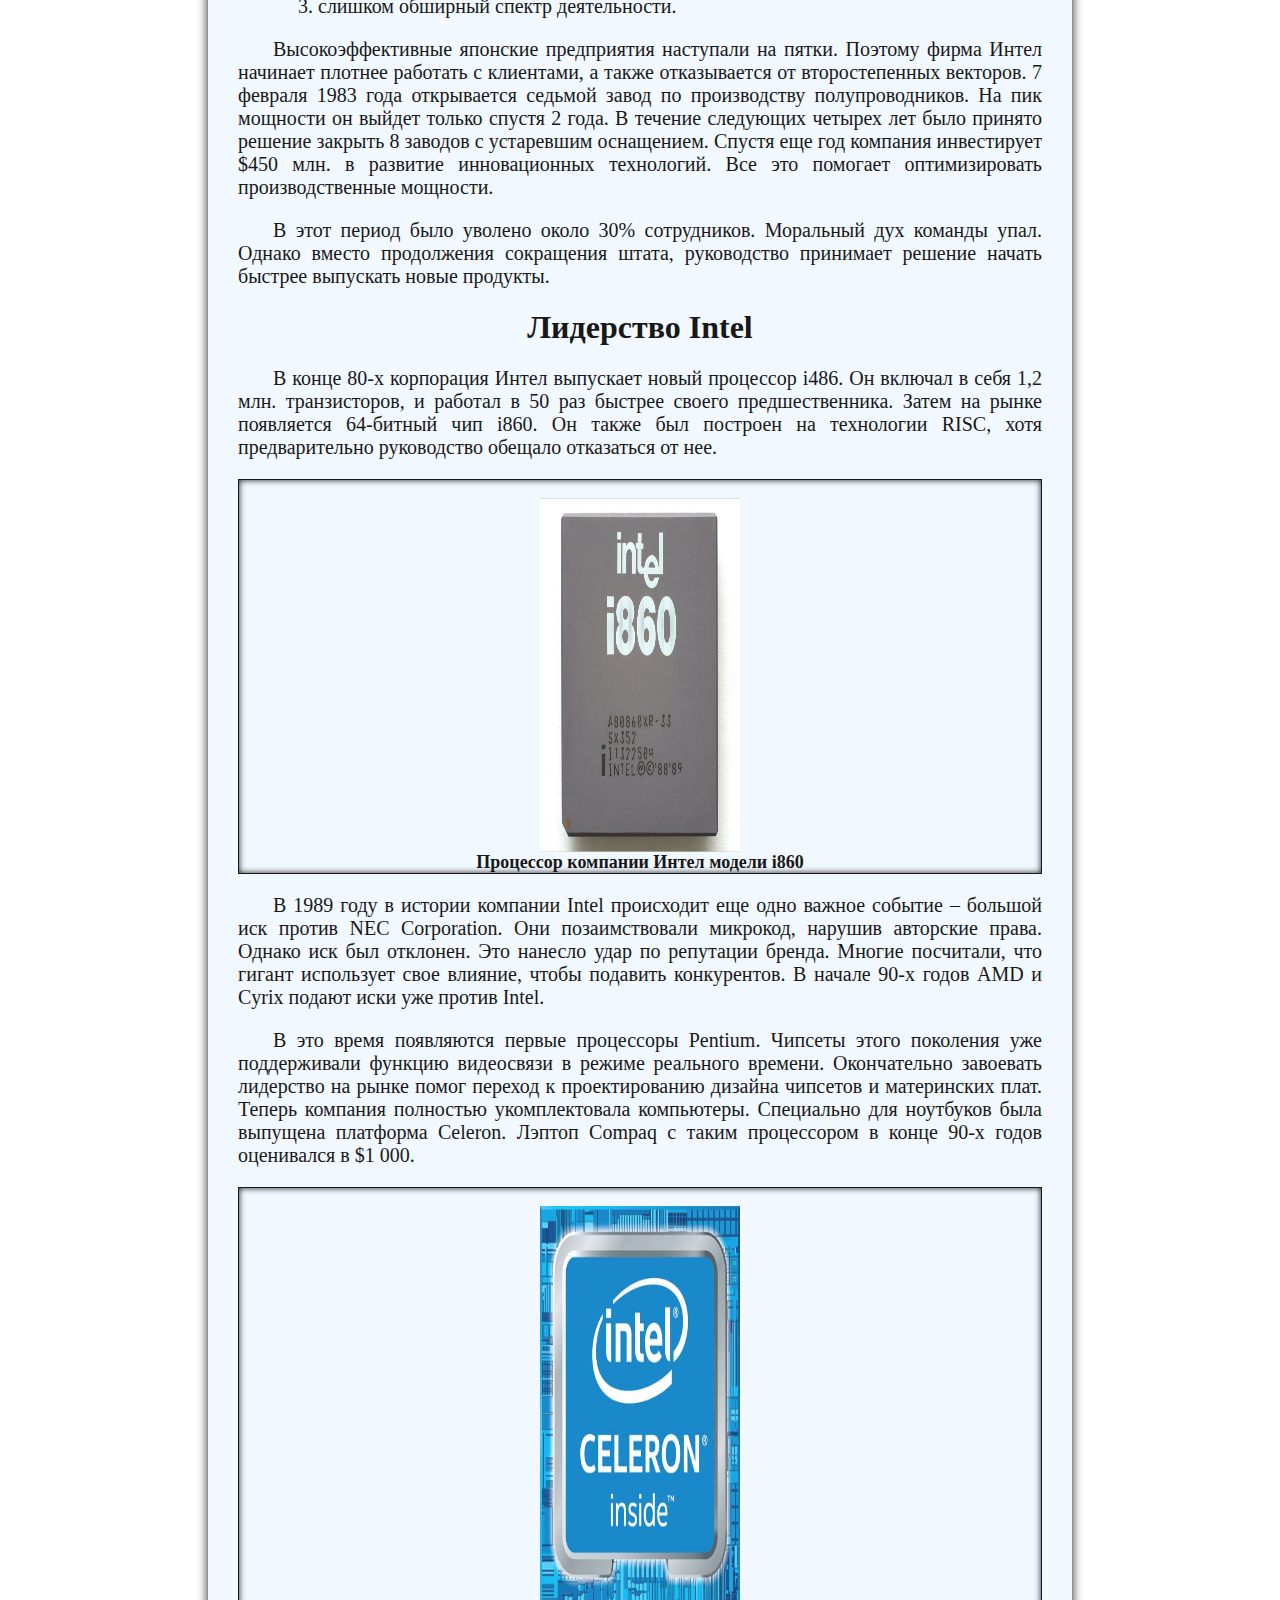
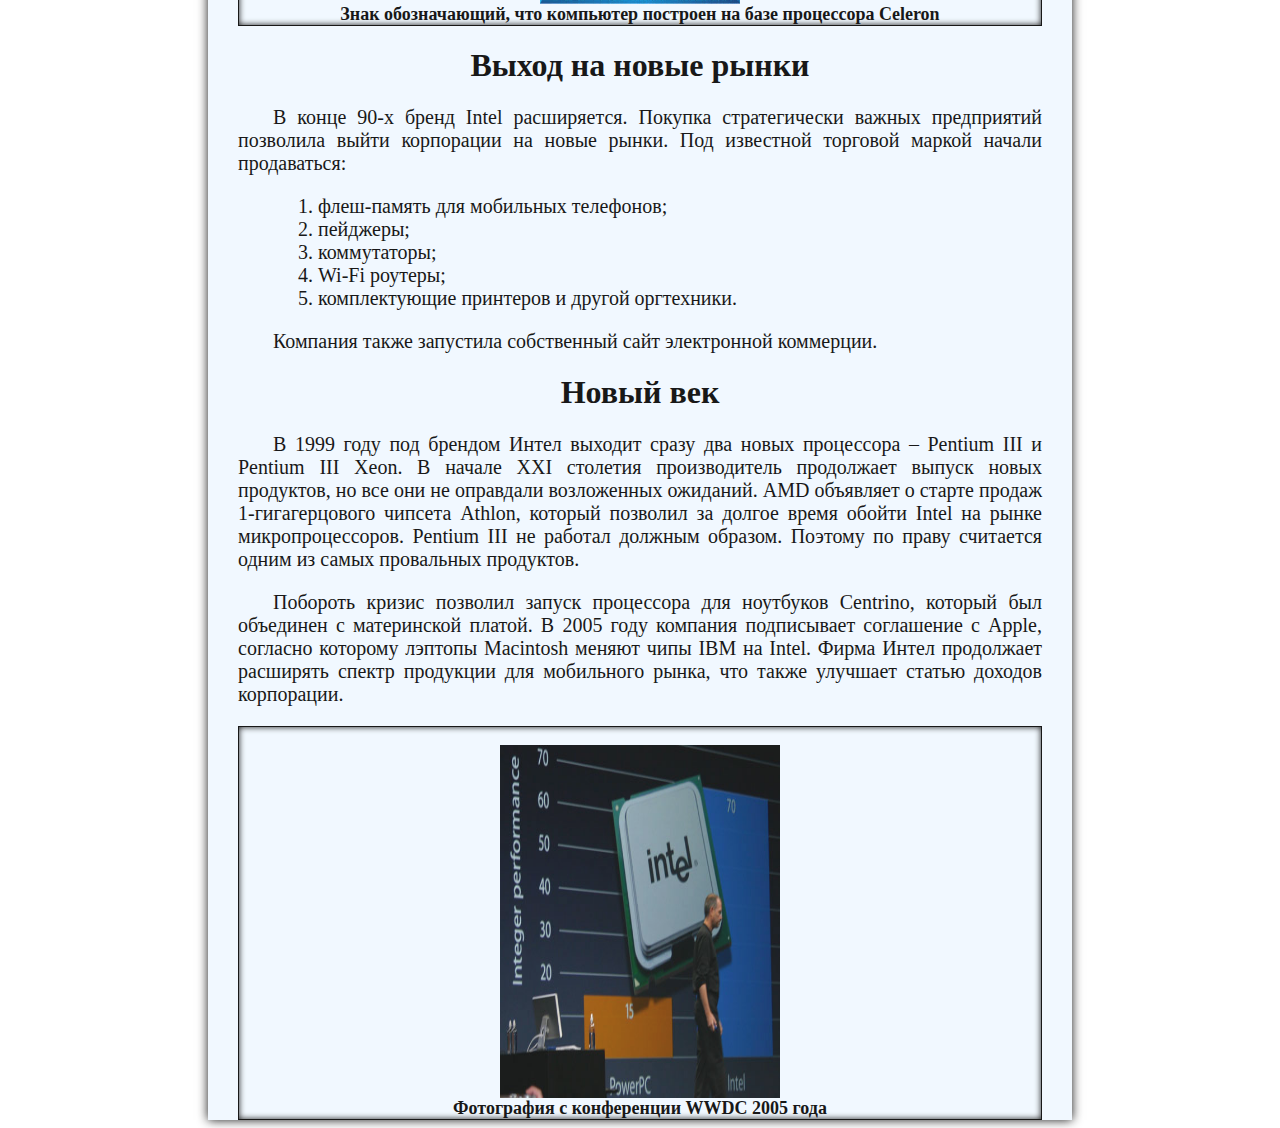
<file: Frames/События.html>
<HTML>
    <HEAD>
        <TITLE> События </TITLE>
            <STYLE>
                body {
                    padding: 0px 200px 0px 200px;
                }
                h1 {
                    font-size: 32px;
                    font-weight: 700;
                    text-align: center;

                }
                p {
                    font-size: 20px;
                    font-weight: 100;
                    text-align:justify;
                    text-indent: 35px;
                }
                img {
                    height: 28%;
                }
                .im0 {
                    float:left; 
                    margin: 7px 7px 7px 0; 
                }
                ol {
                    font-size: 20px;
                    margin-left: 40px;
                }
                .mg1 {
                    width: 50%;
                    height: 50%;
                }
                .mg2 {
                    width: 30%;
                    height: 50%;
                }
                .mg3 {
                    width: 30%;
                    height: 50%;
                }
                .mg4 {
                    width: 35%;
                    height: 40%;
                }
                .mg5 {
                    width: 25%;
                    height: 40%;
                }
                .mg6 {
                    width: 25%;
                    height: 45%;
                }
                .mg7 {
                    width: 35%;
                    height: 40%;
                }
                b {
                    font-size: 18px;
                }
                .bord {
                    border: solid 1px black;
                    box-shadow: inset 0 0 6px black;
                }
                .borders {
                    border: solid 0px;
                    background-color: #f0f8ff;
                    opacity: 0.9;
                    padding: 0 30 0 30;
                    box-shadow: 0px 0px 10px 0px;
                }

            </STYLE>
    </HEAD>

    <body>
<div class="borders">
            <h1>История развития компании Intel</h1>
        <p>
    Ученые поставили перед собой вполне конкретную задачу – создать доступную и практичную полупроводниковую память. Аналогов этой разработке на то время не существовало. Кремниевые микросхемы по-прежнему стоили дорого, а запоминающие устройства на магнитных сердечниках были менее эффективны.
        </p>
        <p>
    Цена полупроводниковой памяти – $1 за бит. Роберт Нойс в одном из интервью сказал: "Чтобы завоевать рынок, нам нужно просто снизить стоимость в 100 раз". Именно этим компания Интел и занималась в начале своего пути.
        </p>
        <h1>Начало работы и первые продукты</h1>
        <p>
    В 1970 году фирма Intel представила свою первую микросхему с памятью в 1 Кбит. Она существенно превосходила по объему, представленные на рынке аналоги. Изобретение было названо DRAM 1103 – динамическое оперативное запоминающее устройство. Меньше, чем за год завоевало статус самого продаваемого полупроводника в мире. История развития Intel впечатляет, ведь теперь это уже было не объединение нескольких энтузиастов, а настоящая компания со штатом свыше 100 сотрудников.
        </p>    
        <center class="bord">
        <br>
        <img class="mg1 mg0" src="../img/DRAM-1103-min.jpg">
        <br>
    <b>Изобретение компании Интел – DRAM 1103</b>
        <br>
        </center>
        <p>
    Практически сразу Интел получает заказ от японской компании Busicom на разработку микросхем для высокоэффективных программируемых калькуляторов. Изначально конструкция этого устройства предусматривала использование 12 различных типов микросхем. Один из ведущих инженеров Intel – Тед Хофф, отказался от этой концепции. Он разработал однокристальную логическую платформу, в которой команды поступали из полупроводниковой памяти.
        </p>
        <p>
    Управление новым процессором осуществлялось с помощью программного обеспечения, которое позволило адаптировать функции микросхемы для выполнения вычислительных задач. Универсальность этой разработки заключалась в том, что использовать ее можно было не только в калькуляторах. Логические модули имели единственное назначение с установленным набором команд.
        </p>
        <h1>Первые микропроцессоры</h1>
        <p>
    В итоге Теодор Хофф создал не просто устройство для калькулятора, а полноценный микропроцессор. Однако все права на эту разработку принадлежали Busicom. Абсолютно все инженеры понимали, что микросхема имеет неограниченную сферу применения. Это могло дать мощнейший толчок для последующего развития компании Intel.
        </p>
        <center class="bord">
        <br>
        <img class="mg2" src="../img/ted_hoff-min.jpg">
        <br>
        <b>Тед Хофф оказал большое влияние на историю компании Intel</b>
        <br>
        </center>
        <p>
    Японская компания Busicom находилась в тяжелом финансовом положении, поэтому согласилась передать все права в обмен на $60 000, которые были заплачены за лицензию. 15 ноября 1971 был официально представлен первый 4-разрядный микропроцессор 4004. Изначально это устройство называлось микрокомпьютерным набором. Термин "микропроцессор" стал использоваться значительно позже. Это ключевой момент в истории компании Интел.
        </p>
        <p>
    Стоила микросхема – $200. Она была построена на основе 2 300 транзисторов. По техническим характеристикам она стала эквивалентом ЭВМ ЭНИАК, которая была выпущена в 40-х годах, и занимала 85 м³. За 1 секунду микропроцессор выполнял 60 000 операций. Рабочая частота – 108 кГц. Передача данных осуществлялась блоками. За один такт 4 бита. Микрокомпьютерный набор 4004 использовался в системе управления светофорами, исследовательской ракете Pioneer 10, а также в устройства для анализа крови.
        </p>
        <h1>Бурное развитие</h1>
        <p>
    В последнее время производительность новых процессоров дает прирост производительности в диапазоне 5-25%. Однако в начале эпохи развития вычислительных устройств мощность каждой последующей модели давала более ощутимую разницу. Внедрение инновационных стандартов, реализация особенностей архитектуры и прочие аспекты разработки занимали меньше времени.
        </p>
        <p>
    1 апреля 1972 года был представлен микропроцессор 8008, который состоял из 3 500 транзисторов. Однако создавалось это устройство по старому техпроцессу. История создания данного чипсета схожа с разработкой 4004 процессора. Однако на сей раз заказчиком выступила компания Computer Terminal Corporation, которая заказала партию микросхем для терминалов. За дело взял Тед Хофф, и снова начал революцию в сфере IT.
        </p>
        <p>    
    Спустя 3 года фирма Интел представила новый микропроцессор 8080, который дал десятикратный прирост производительности по сравнению со своим предшественником. Он включал в себя 4 758 транзисторов. Построен на основе техпроцесса 6 000 нм. Этот процессор использовался в микрокомпьютере Altair 8800, поэтому уровень продаж существенно возрос.
        </p>    
        <center class="bord">
        <br>
        <img  class="mg3" src="../img/altair-8800-min.jpg">
        <br>
        <b>Altair 8800 с процессорами компании Intel</b>
        <br>
        </center>
        <p>
    Intel 8080 – феноменальное изобретение, которое старались дублировать конкуренты. Некоторые из них покупали лицензию, а другие пытались обойти закон. Даже в СССР был создан аналог, получивший название КР580ВМ80А. Следующую порцию компания Intel выпустила в 1978 году. 32-битный процессор iAPX-432 должен был стать передовым, но в итоге ожидания не оправдались. Этот чипсет проиграл конкуренцию платформе Motorola 68000.
        </p>
        <p>
    Параллельно с этим на рынке появляется 16-битный процессор с архитектурой Х86 – 8086. Эти чипсеты используются по сей день. Однако несмотря на амбициозные спецификации большой прибыли эта разработка не принесла. Для обеспечения высокого уровня производительности требовался специальный комплекс микросхем, которые в совокупности стоили дороже этой платформы.
        </p>
        <p>
    70-е годы – едва ли не самая бурная глава в истории Intel, поскольку именно в это время была представлена программируемая постоянная память EPROM. Это революционный, но побочный продукт, который появился в результате совершенно других исследований. Инженер Д. Фроман работал над решением проблемы надежности кремниевого затвора, который использовался в процессорах MOS.
        </p>
        <p>
    Он понял, что плавающие затворы будут намного уместнее в платформах на перепрограммируемой основе. Поэтому возникла необходимость производства совершенно новой микросхемы ПЗУ. EPROM стала основой для создания микросхем, которые можно стереть и перепрограммировать с помощью электрического или ультрафиолетового воздействия. Новая технология появилась в 1971 году, но рынок сбыта был ничтожно мал.
        </p>
        <center class="bord">
        <br>
        <img  class="mg4" src="../img/Dov_Frohman-min.jpg">
        <br>
        <b>Инженер-электрик Дов Фроман позже занял должность ген. директора Intel в Израиле</b>
        <br>
        </center>
        <p>
    Компания Интел представляет чипы периферийных контроллеров и еще массу других инновационных разработок. За 12 лет работы штат сотрудников вырос до 15 000 человек. Поэтому перед учредителями стоял новый вызов – выбор нового подхода к формированию корпоративной культуры.
        </p>
        <p>
    Ранее еженедельно основатели компании обедали со своими коллегами, чтобы держать руку на пульсе событий. Однако штат расширился, поэтому возникла необходимость в смене системы управления. Для сплочения коллектива ТОП-менеджеры отказались от ряда привилегий: дорогостоящие автомобили, ужины в роскошных ресторанах за счет компании, частные парковочные места и т.д. Значительно уменьшилась бумажная волокита. Новым приоритетом стала дисциплина, ответственность и совместное достижение поставленного результата.
        </p>
        <h1>Напряженное время</h1>
        <p>
    В начале 80-х годов в истории развития Intel начинается черная полоса. На рынке памяти значительно усиливается конкуренция. EPROM и RAM не приносили должного дохода, поэтому ставка была сделана на создание микропроцессоров. Конкуренты считали, что Роберт Нойс и Гордон Мур решили отдать им рынок DRAM. Однако это не совсем так.
        </p>
        <p>
    В своем интервью изданию Business Week Гордон Мур сообщил о трех ключевых проблемах:
        </p>
        <ol>
            <li>устарелые производственные мощности;
            <li>низкокачественное обслуживание клиентов;
            <li>слишком обширный спектр деятельности.
        </ol>
        <p>
    Высокоэффективные японские предприятия наступали на пятки. Поэтому фирма Интел начинает плотнее работать с клиентами, а также отказывается от второстепенных векторов. 7 февраля 1983 года открывается седьмой завод по производству полупроводников. На пик мощности он выйдет только спустя 2 года. В течение следующих четырех лет было принято решение закрыть 8 заводов с устаревшим оснащением. Спустя еще год компания инвестирует $450 млн. в развитие инновационных технологий. Все это помогает оптимизировать производственные мощности.
        </p>
        <p>
    В этот период было уволено около 30% сотрудников. Моральный дух команды упал. Однако вместо продолжения сокращения штата, руководство принимает решение начать быстрее выпускать новые продукты.
        </p>
        <h1>Лидерство Intel</h1>
        <p>
    В конце 80-х корпорация Интел выпускает новый процессор i486. Он включал в себя 1,2 млн. транзисторов, и работал в 50 раз быстрее своего предшественника. Затем на рынке появляется 64-битный чип i860. Он также был построен на технологии RISC, хотя предварительно руководство обещало отказаться от нее.
        </p>
        <center class="bord">
        <br>
        <img  class="mg5" src="../img/i860pr-min.jpg">
        <br>
        <b>Процессор компании Интел модели i860 </b>
        <br>
        </center>
        <p>
    В 1989 году в истории компании Intel происходит еще одно важное событие – большой иск против NEC Corporation. Они позаимствовали микрокод, нарушив авторские права. Однако иск был отклонен. Это нанесло удар по репутации бренда. Многие посчитали, что гигант использует свое влияние, чтобы подавить конкурентов. В начале 90-х годов AMD и Cyrix подают иски уже против Intel.
        </p>
        <p>
    В это время появляются первые процессоры Pentium. Чипсеты этого поколения уже поддерживали функцию видеосвязи в режиме реального времени. Окончательно завоевать лидерство на рынке помог переход к проектированию дизайна чипсетов и материнских плат. Теперь компания полностью укомплектовала компьютеры. Специально для ноутбуков была выпущена платформа Celeron. Лэптоп Compaq с таким процессором в конце 90-х годов оценивался в $1 000.
        </p>
        <center class="bord">
        <br>
        <img  class="mg6" src="../img/celeron-min.jpg">
        <br>
        <b>Знак обозначающий, что компьютер построен на базе процессора Celeron </b>
        <br>
        </center>
        <h1>Выход на новые рынки</h1>
        <p>
    В конце 90-х бренд Intel расширяется. Покупка стратегически важных предприятий позволила выйти корпорации на новые рынки. Под известной торговой маркой начали продаваться:
        </p>
        <ol>
            <li>флеш-память для мобильных телефонов;
            <li>пейджеры;
            <li>коммутаторы;
            <li>Wi-Fi роутеры;
            <li>комплектующие принтеров и другой оргтехники.
        </ol>
        <p>
    Компания также запустила собственный сайт электронной коммерции.
        </p>
        <h1>Новый век</h1>
        <p>
    В 1999 году под брендом Интел выходит сразу два новых процессора – Pentium III и Pentium III Xeon. В начале XXI столетия производитель продолжает выпуск новых продуктов, но все они не оправдали возложенных ожиданий. AMD объявляет о старте продаж 1-гигагерцового чипсета Athlon, который позволил за долгое время обойти Intel на рынке микропроцессоров. Pentium III не работал должным образом. Поэтому по праву считается одним из самых провальных продуктов.
        </p>
        <p>
    Побороть кризис позволил запуск процессора для ноутбуков Centrino, который был объединен с материнской платой. В 2005 году компания подписывает соглашение с Apple, согласно которому лэптопы Macintosh меняют чипы IBM на Intel. Фирма Интел продолжает расширять спектр продукции для мобильного рынка, что также улучшает статью доходов корпорации.
        </p>
        <CENTER class="bord">
        <br>
        <img  class="mg7" src="../img/wwdc-min.jpg">
        <br>
        <b>Фотография с конференции WWDC 2005 года </b>
        <br>
        </center>
</div>     
    </body>
</HTML>
</file>
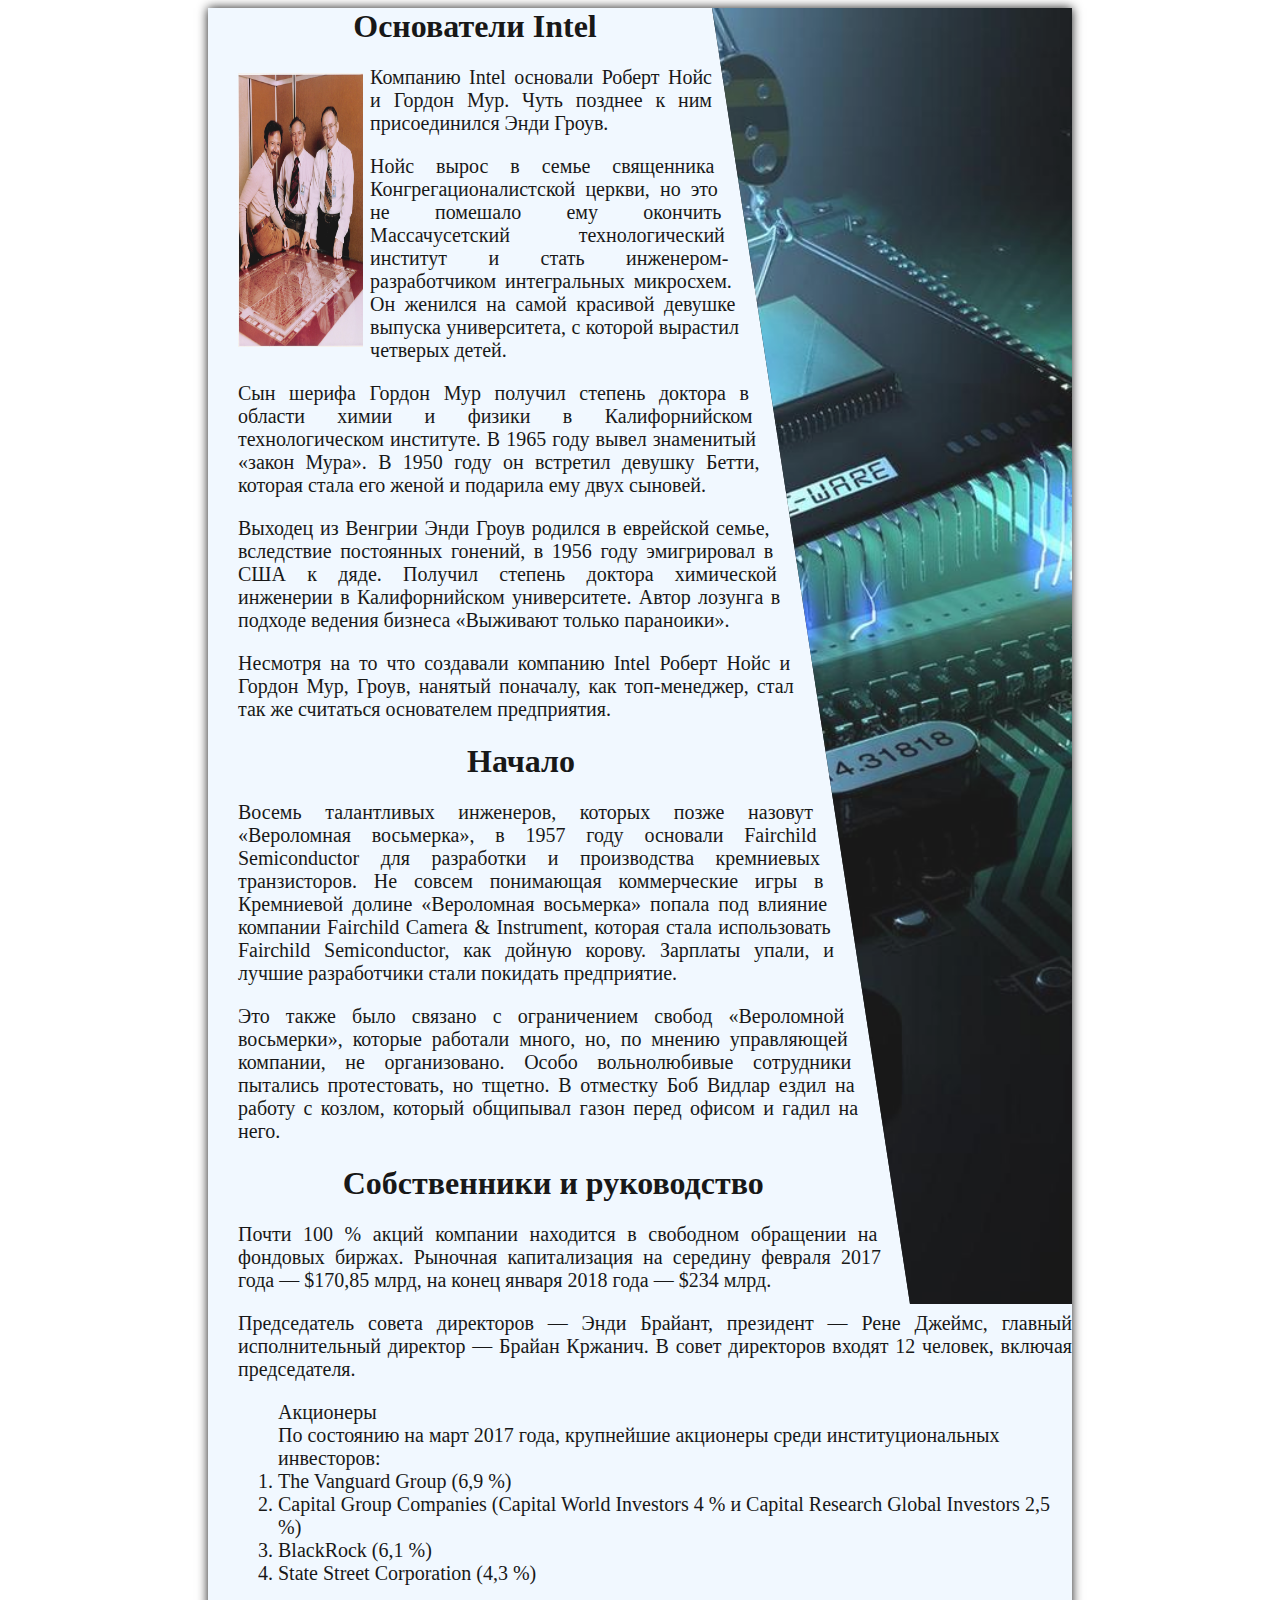
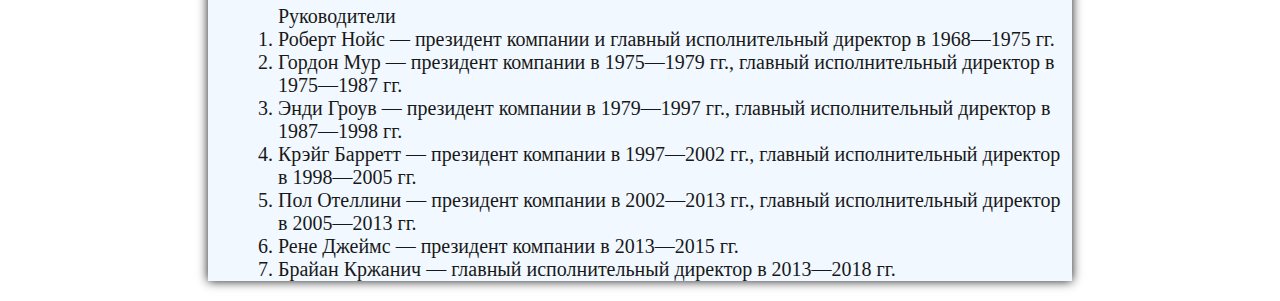
<file: Frames/Творцы.html>
<HTML>
    <HEAD>
        <TITLE> Творцы </TITLE>
            <STYLE>
                body {
                    padding: 0px 200px 0px 200px;    
                }
                h1 {
                    font-size: 32px;
                    font-weight: 700;
                    text-align: center;
                }
                p {
                    font-size: 20px;
                    font-weight: 100;
                    text-align:justify;
                }
                b {
                    font-weight:100;
                    font-size: 20px;
                    text-align: justify;
                }
                ol {
                    font-size: 20px;
                }
                .leftimg {
                    float:left;
                    margin: 7px 7px 7px 0;
                }
                .rightimg {
                    float: right; 
                    margin: 7px 0 7px 7px; 
                }
                img {
                    min-width: none;
                }
                .conteiner {
                    width: 100vh;
                    height: 100vh;

                }
                .shaped {
                    background:black url(../img/43545.jpg) center top no-repeat;
                    height: 144vh;
                    width: 40vh;
                    background-size:  cover;
                    float: right;
                    shape-outside: polygon(0 0, 100% 0, 100% 100%, 55% 100%);
                    shape-margin: 20px;
                    -webkit-clip-path: polygon(0 0, 100% 0, 100% 100%, 30% 100%);
                    clip-path: polygon(0 0, 100% 0, 100% 100%, 55% 100%);
                }
                .borders {
                    border: solid 0px;
                    background-color: #f0f8ff;
                    opacity: 0.9;
                    padding: 0 0 0 30;
                    box-shadow: 0px 0px 10px 0px;
                }


            </STYLE>
    </HEAD>

    <body>
<div class="borders">        
                    <div class="shaped"></div>
                    <div class="content"></div>
                    
            <h1>Основатели Intel</h1>
        <img src="../img/34-83.png" alt="Энди Гроув, Роберт Нойс и Гордон Мур в 1978 году" width="15%" height="31%" class="leftimg">
        <p>
            Компанию Intel основали Роберт Нойс и Гордон Мур. Чуть позднее к ним присоединился Энди Гроув.
        </p>
        <p>
            Нойс вырос в семье священника Конгрегационалистской церкви, но это не помешало ему окончить Массачусетский технологический институт и стать инженером-разработчиком интегральных микросхем. Он женился на самой красивой девушке выпуска университета, с которой вырастил четверых детей.
        </p>
        <p>
            Сын шерифа Гордон Мур получил степень доктора в области химии и физики в Калифорнийском технологическом институте. В 1965 году вывел знаменитый «закон Мура». В 1950 году он встретил девушку Бетти, которая стала его женой и подарила ему двух сыновей.
        </p>
        <p>
            Выходец из Венгрии Энди Гроув родился в еврейской семье, вследствие постоянных гонений, в 1956 году эмигрировал в США к дяде. Получил степень доктора химической инженерии в Калифорнийском университете. Автор лозунга в подходе ведения бизнеса «Выживают только параноики».
        </p>
        <p>
            Несмотря на то что создавали компанию Intel Роберт Нойс и Гордон Мур, Гроув, нанятый поначалу, как топ-менеджер, стал так же считаться основателем предприятия.
        </p>
                <h1>Начало</h1>
        <p>
            Восемь талантливых инженеров, которых позже назовут «Вероломная восьмерка», в 1957 году основали Fairchild Semiconductor для разработки и производства кремниевых транзисторов. Не совсем понимающая коммерческие игры в Кремниевой долине «Вероломная восьмерка» попала под влияние компании Fairchild Camera & Instrument, которая стала использовать Fairchild Semiconductor, как дойную корову. Зарплаты упали, и лучшие разработчики стали покидать предприятие.
        </p>
        <p>
            Это также было связано с ограничением свобод «Вероломной восьмерки», которые работали много, но, по мнению управляющей компании, не организовано. Особо вольнолюбивые сотрудники пытались протестовать, но тщетно. В отместку Боб Видлар ездил на работу с козлом, который общипывал газон перед офисом и гадил на него.
        </p>
            <h1>Собственники и руководство</h1>
        <p>
            Почти 100 % акций компании находится в свободном обращении на фондовых биржах. Рыночная капитализация на середину февраля 2017 года — $170,85 млрд, на конец января 2018 года — $234 млрд.
        </p>
        <p>
            Председатель совета директоров — Энди Брайант, президент — Рене Джеймс, главный исполнительный директор — Брайан Кржанич. В совет директоров входят 12 человек, включая председателя.
        </p>
            <ol>Акционеры<br>
            
            <b>По состоянию на март 2017 года, крупнейшие акционеры среди институциональных инвесторов: </b>

                <li>The Vanguard Group (6,9 %)
                <li>Capital Group Companies (Capital World Investors 4 % и Capital Research Global Investors 2,5 %)
                <li>BlackRock (6,1 %)
                <li>State Street Corporation (4,3 %)
            </ol>
            <ol>Руководители
                <li>Роберт Нойс — президент компании и главный исполнительный директор в 1968—1975 гг.
                <li>Гордон Мур — президент компании в 1975—1979 гг., главный исполнительный директор в 1975—1987 гг.
                <li>Энди Гроув — президент компании в 1979—1997 гг., главный исполнительный директор в 1987—1998 гг.
                <li>Крэйг Барретт — президент компании в 1997—2002 гг., главный исполнительный директор в 1998—2005 гг.
                <li>Пол Отеллини — президент компании в 2002—2013 гг., главный исполнительный директор в 2005—2013 гг.
                <li>Рене Джеймс — президент компании в 2013—2015 гг.
                <li>Брайан Кржанич — главный исполнительный директор в 2013—2018 гг.
            </ol>    
</div>           
    </body>
</html>
</file>
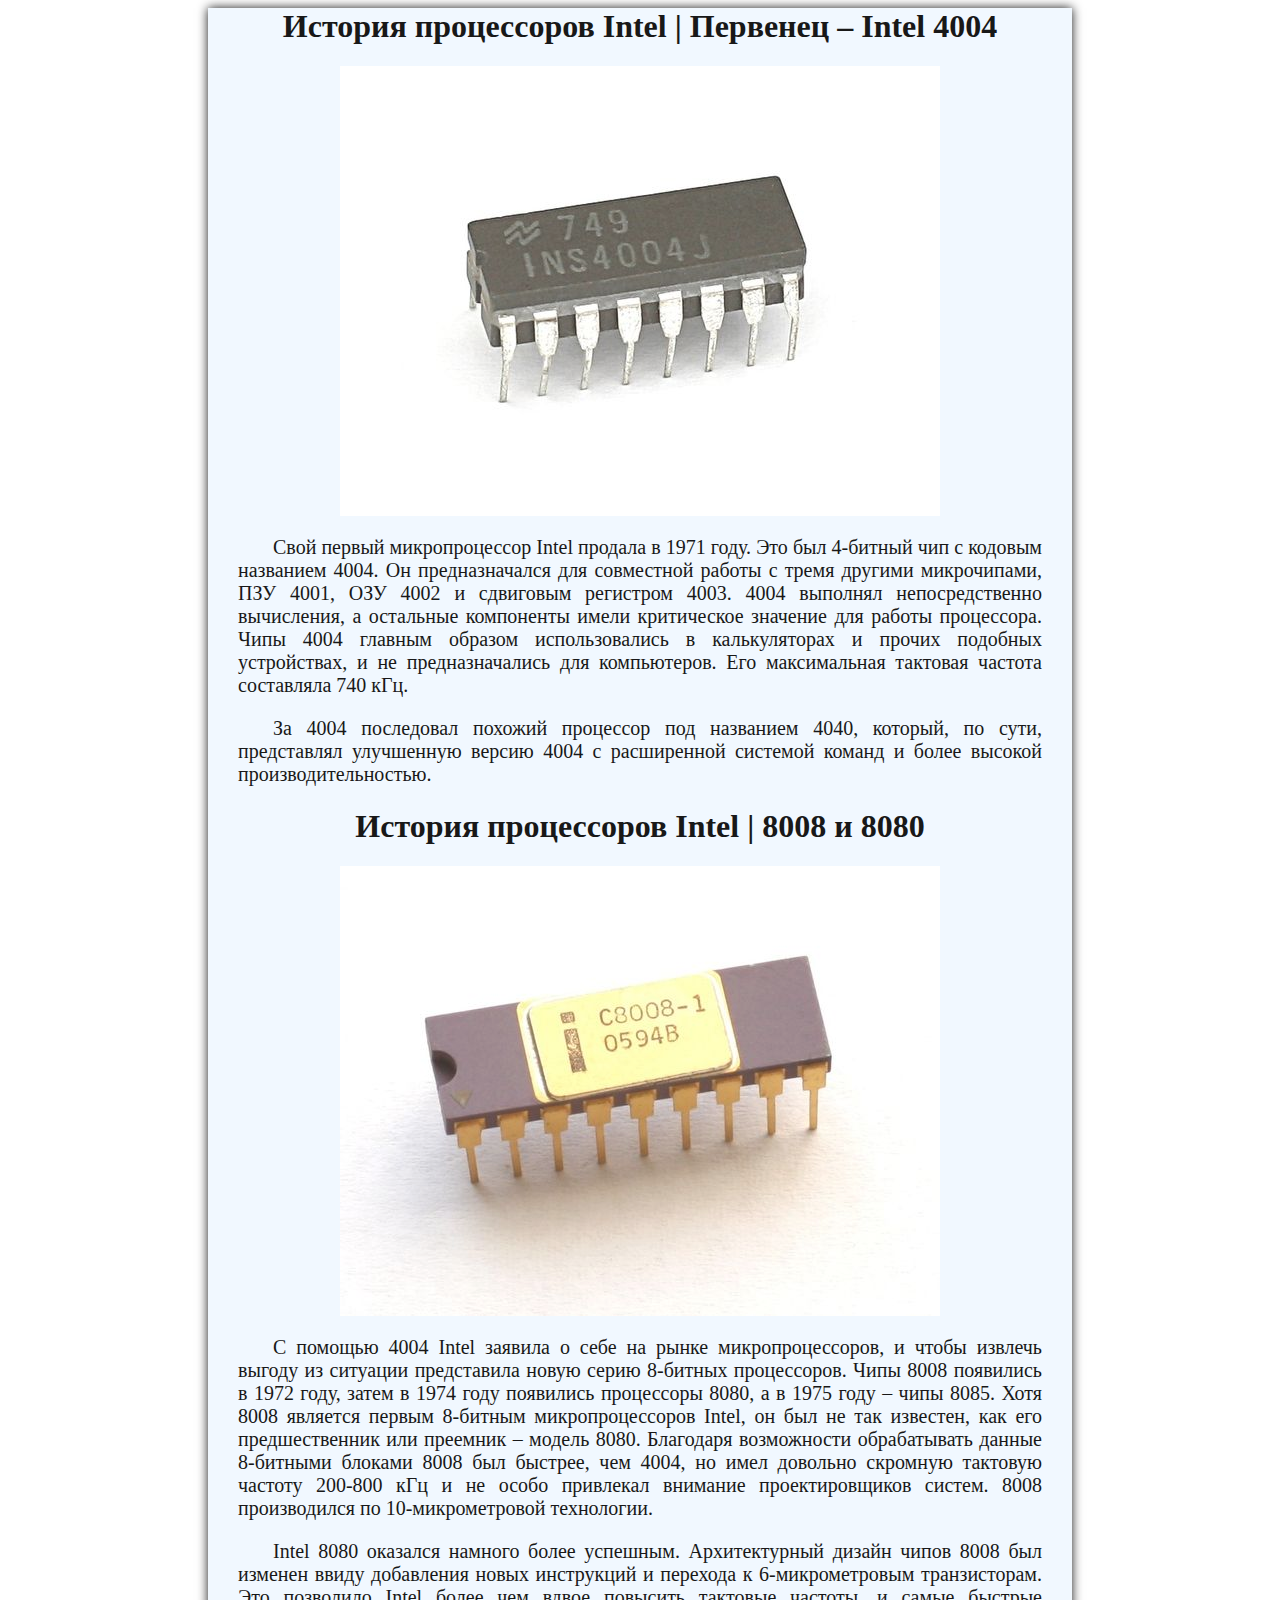
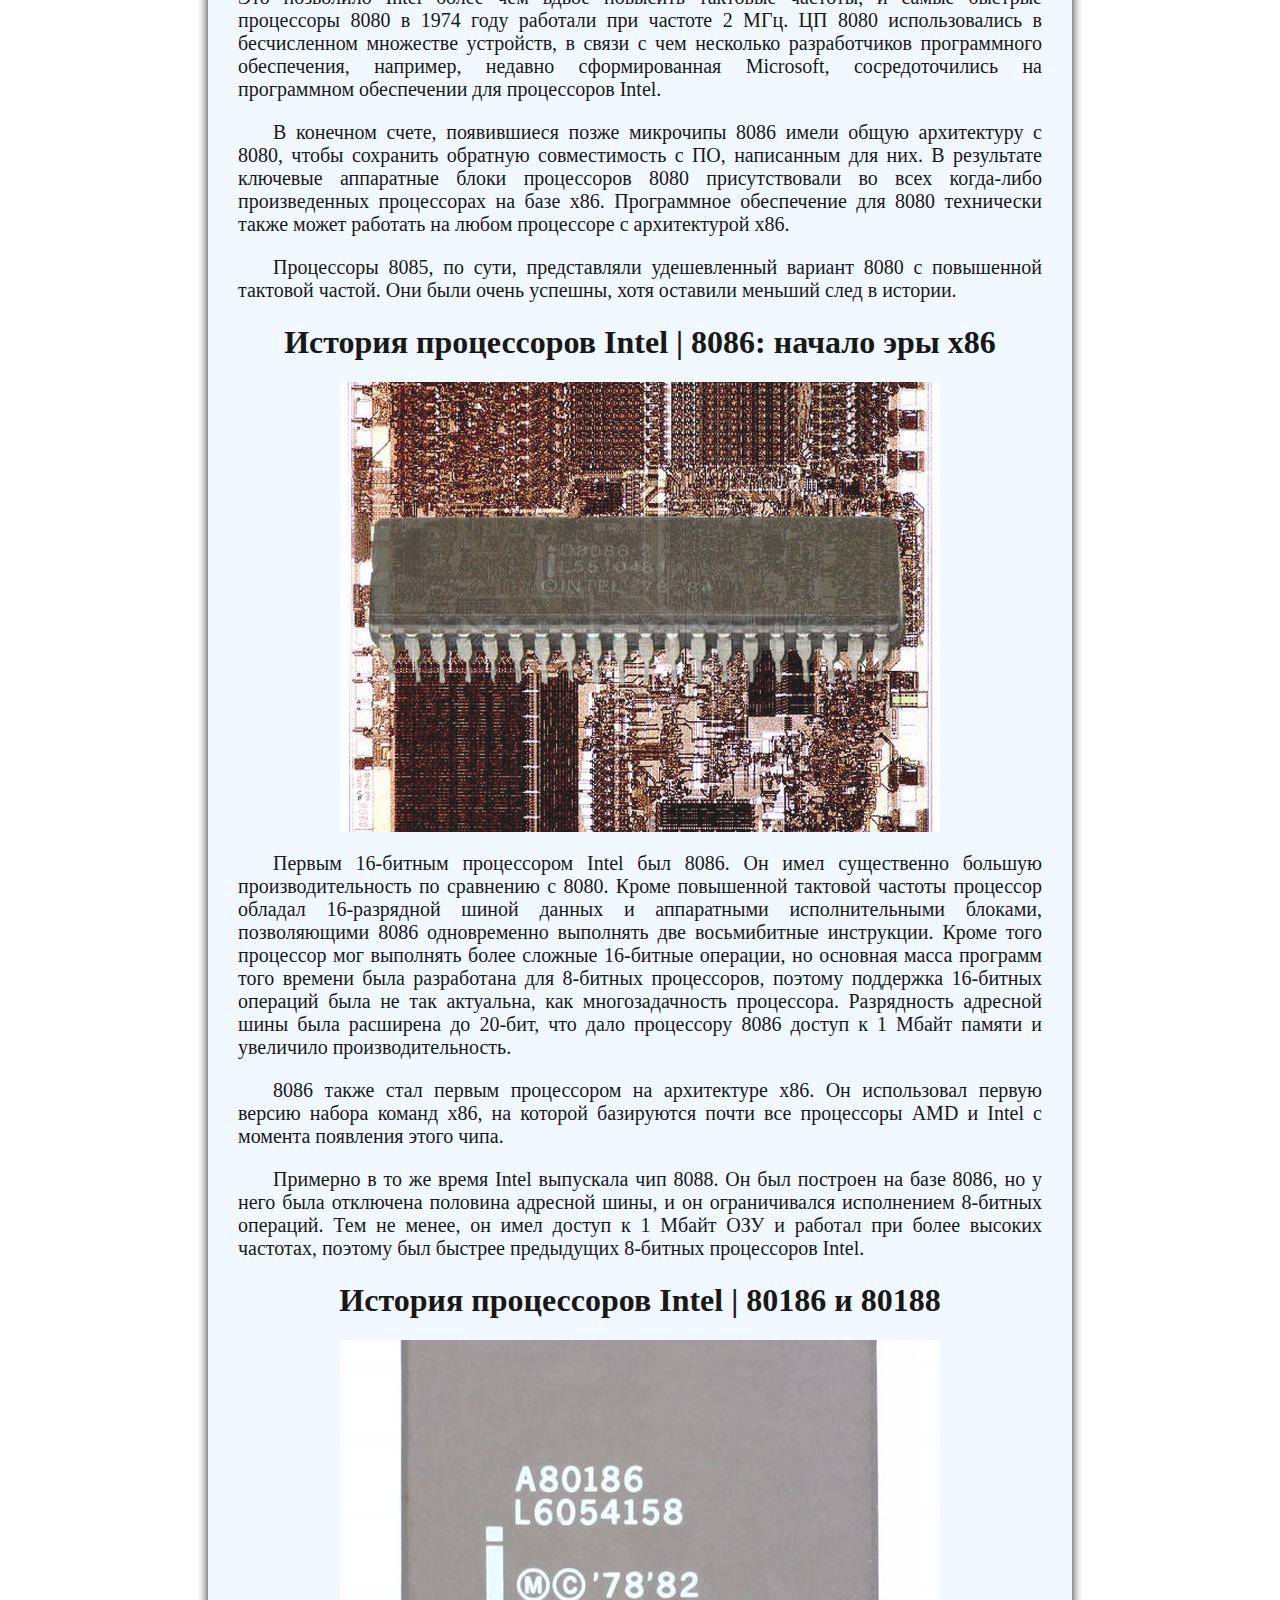
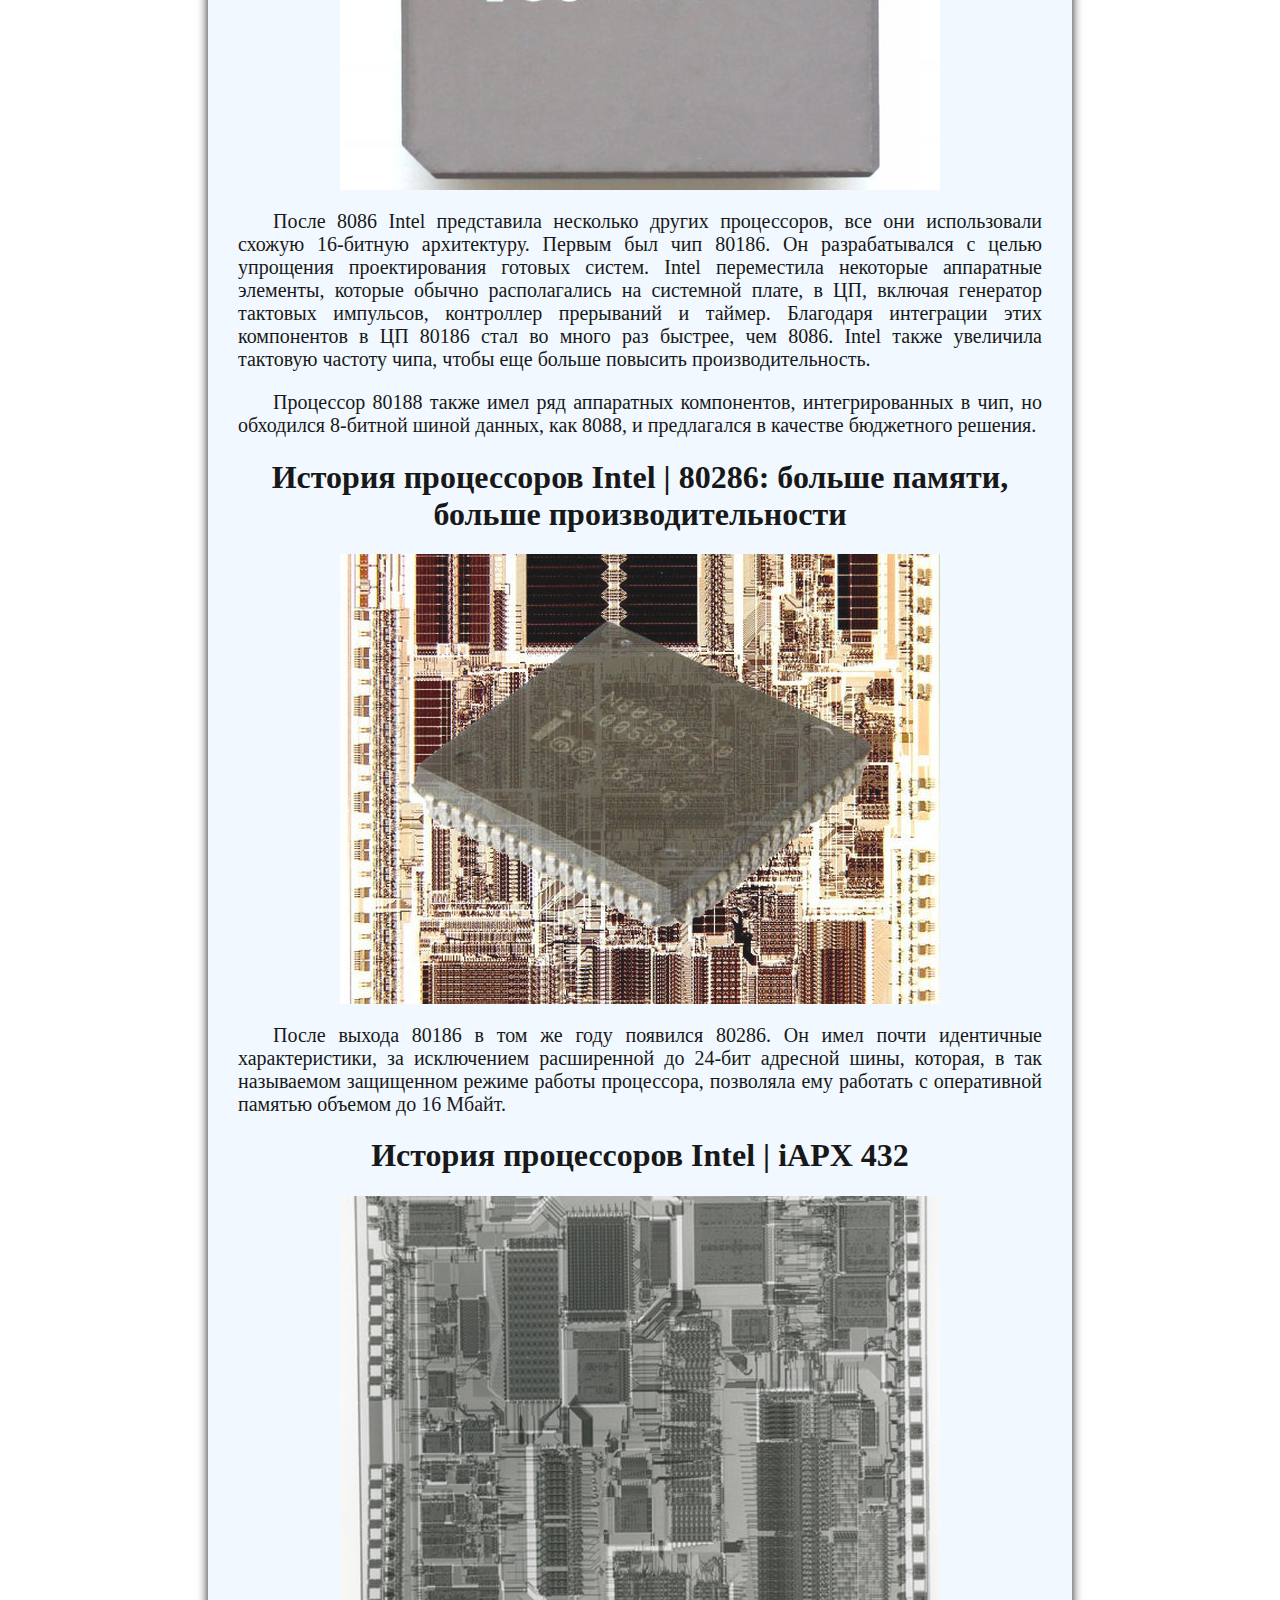
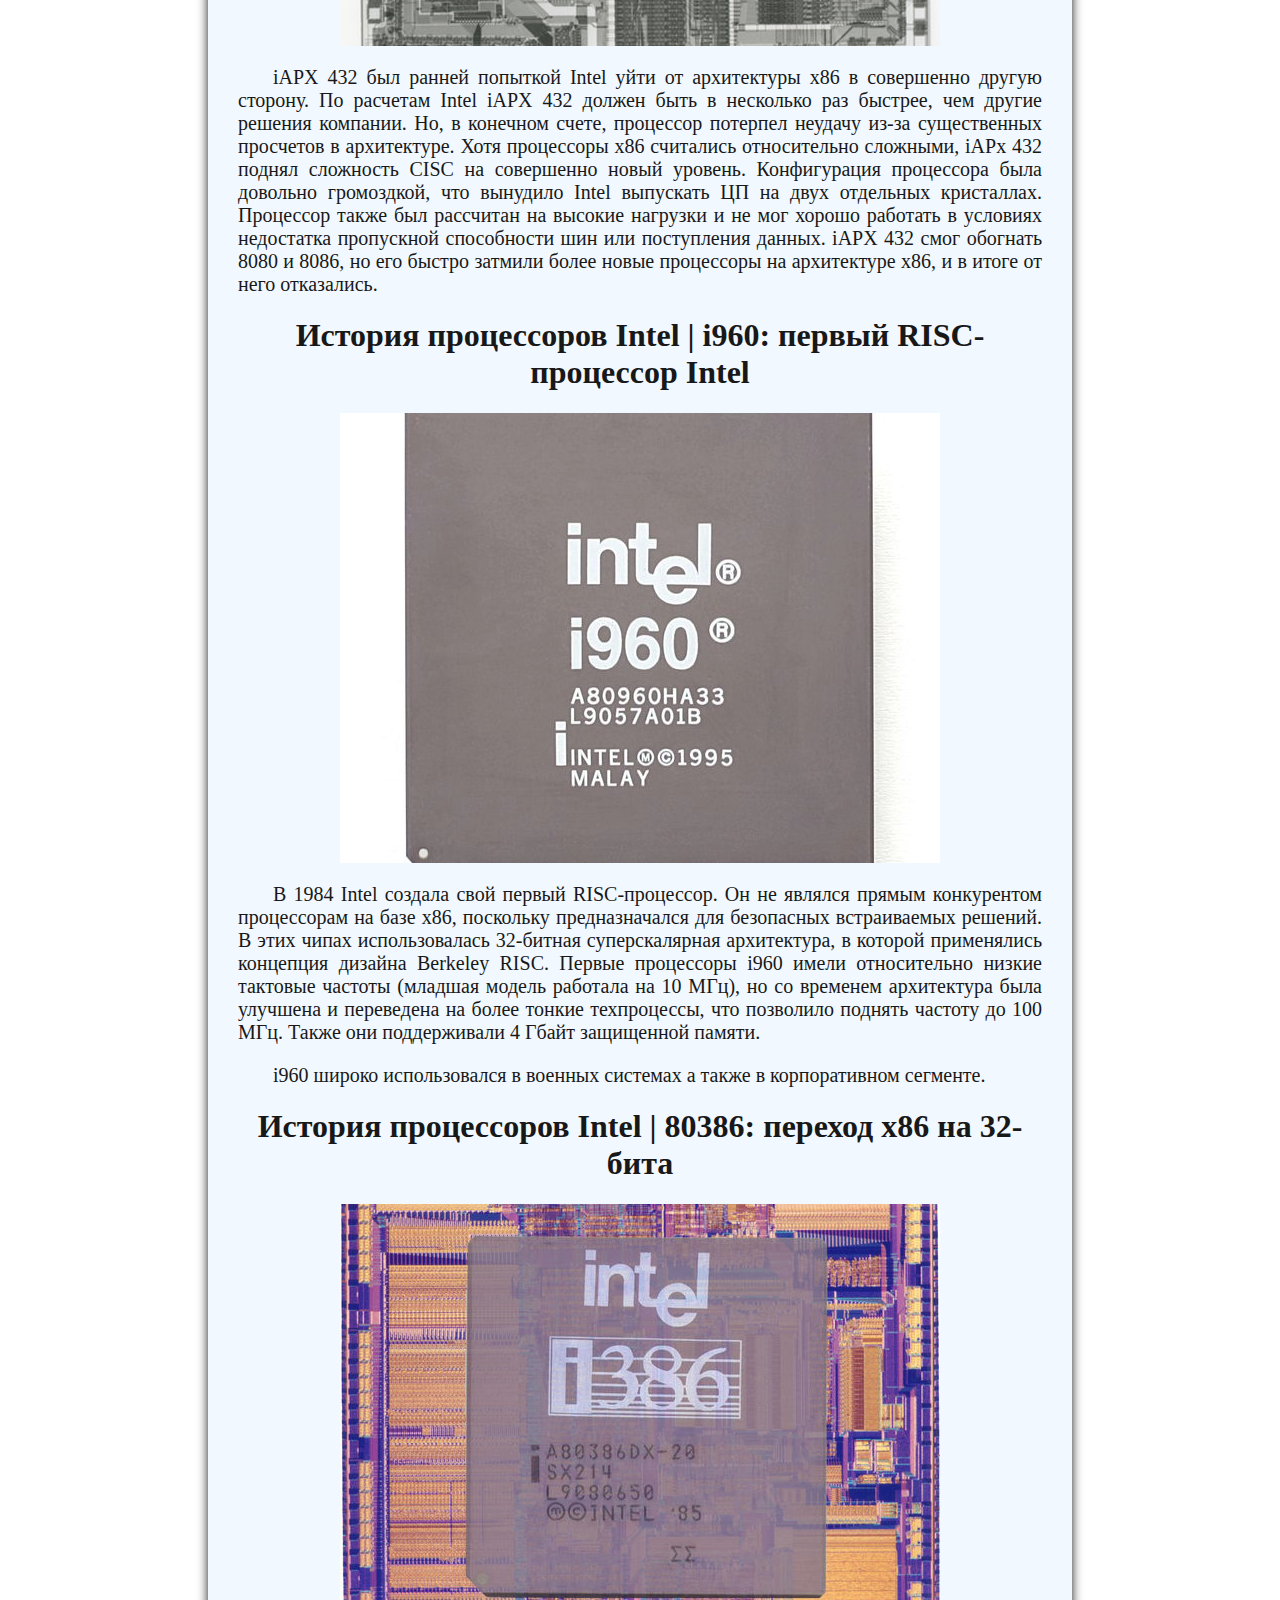
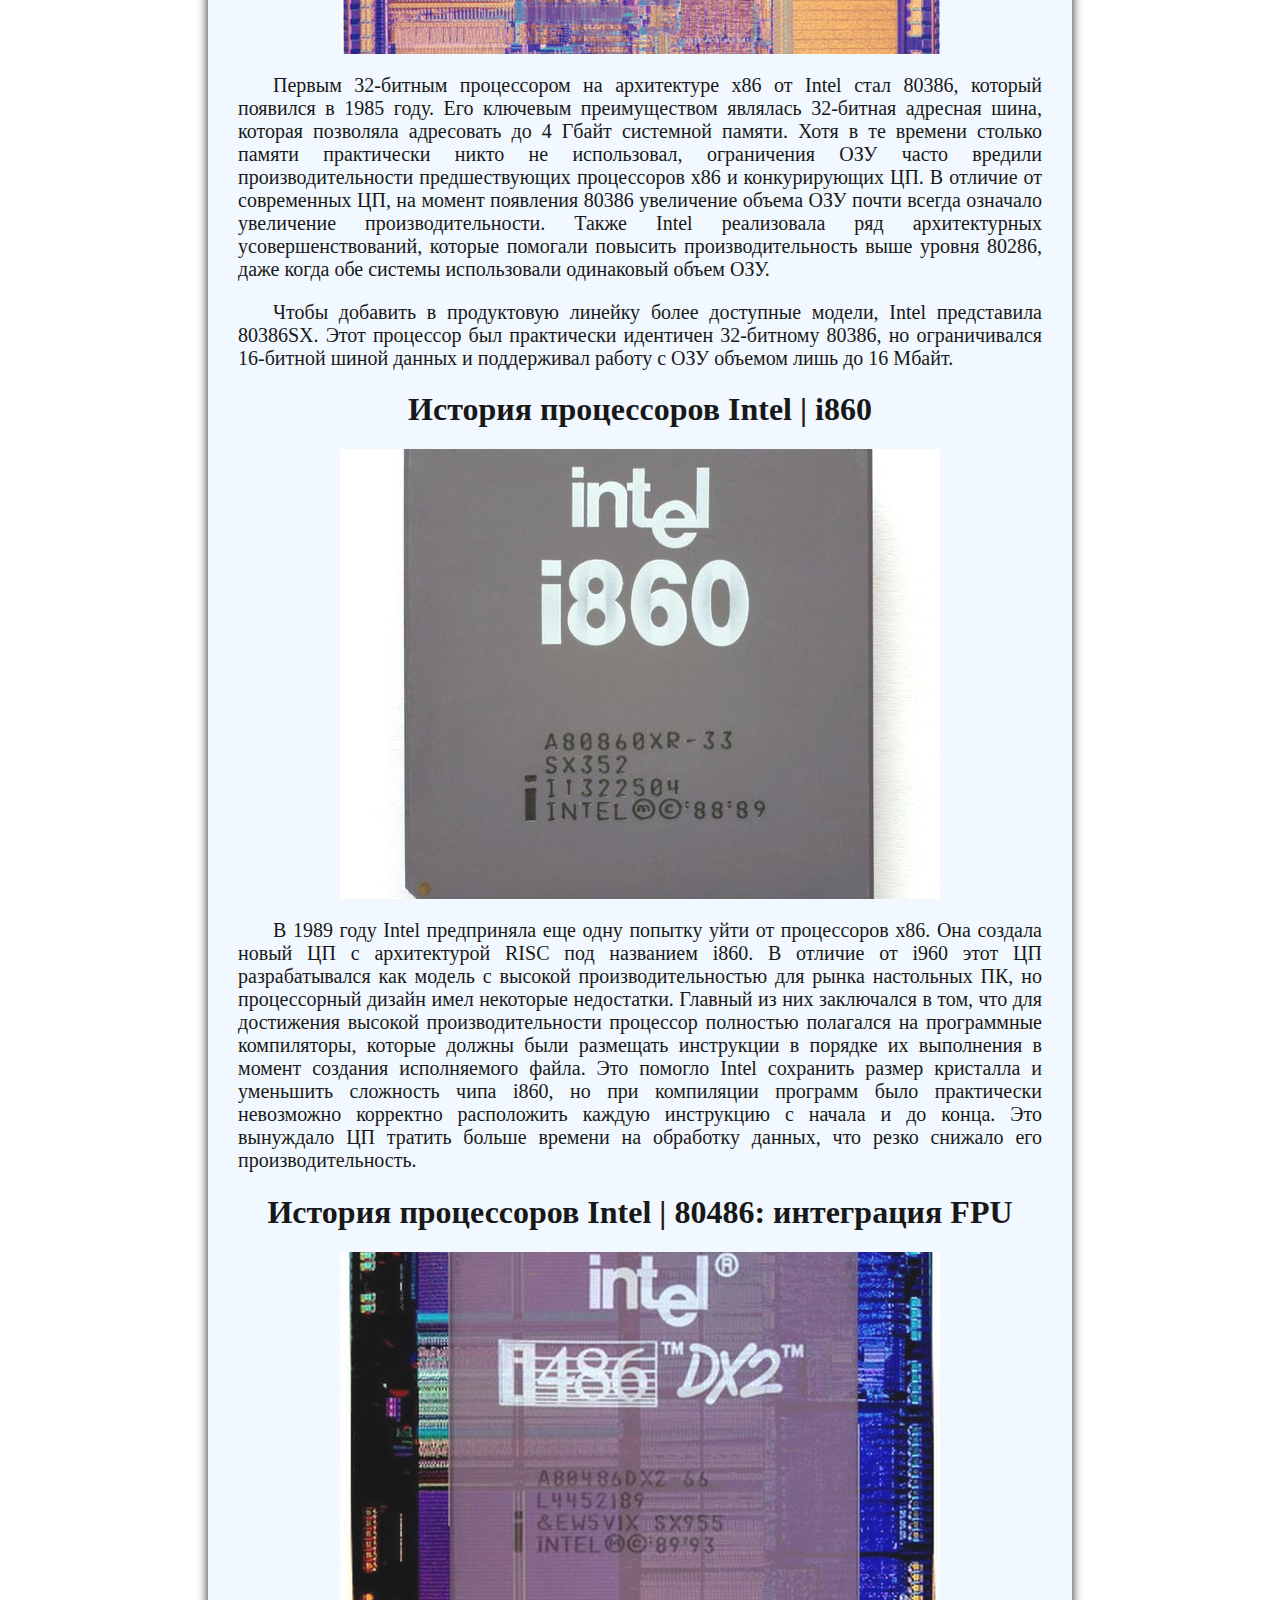
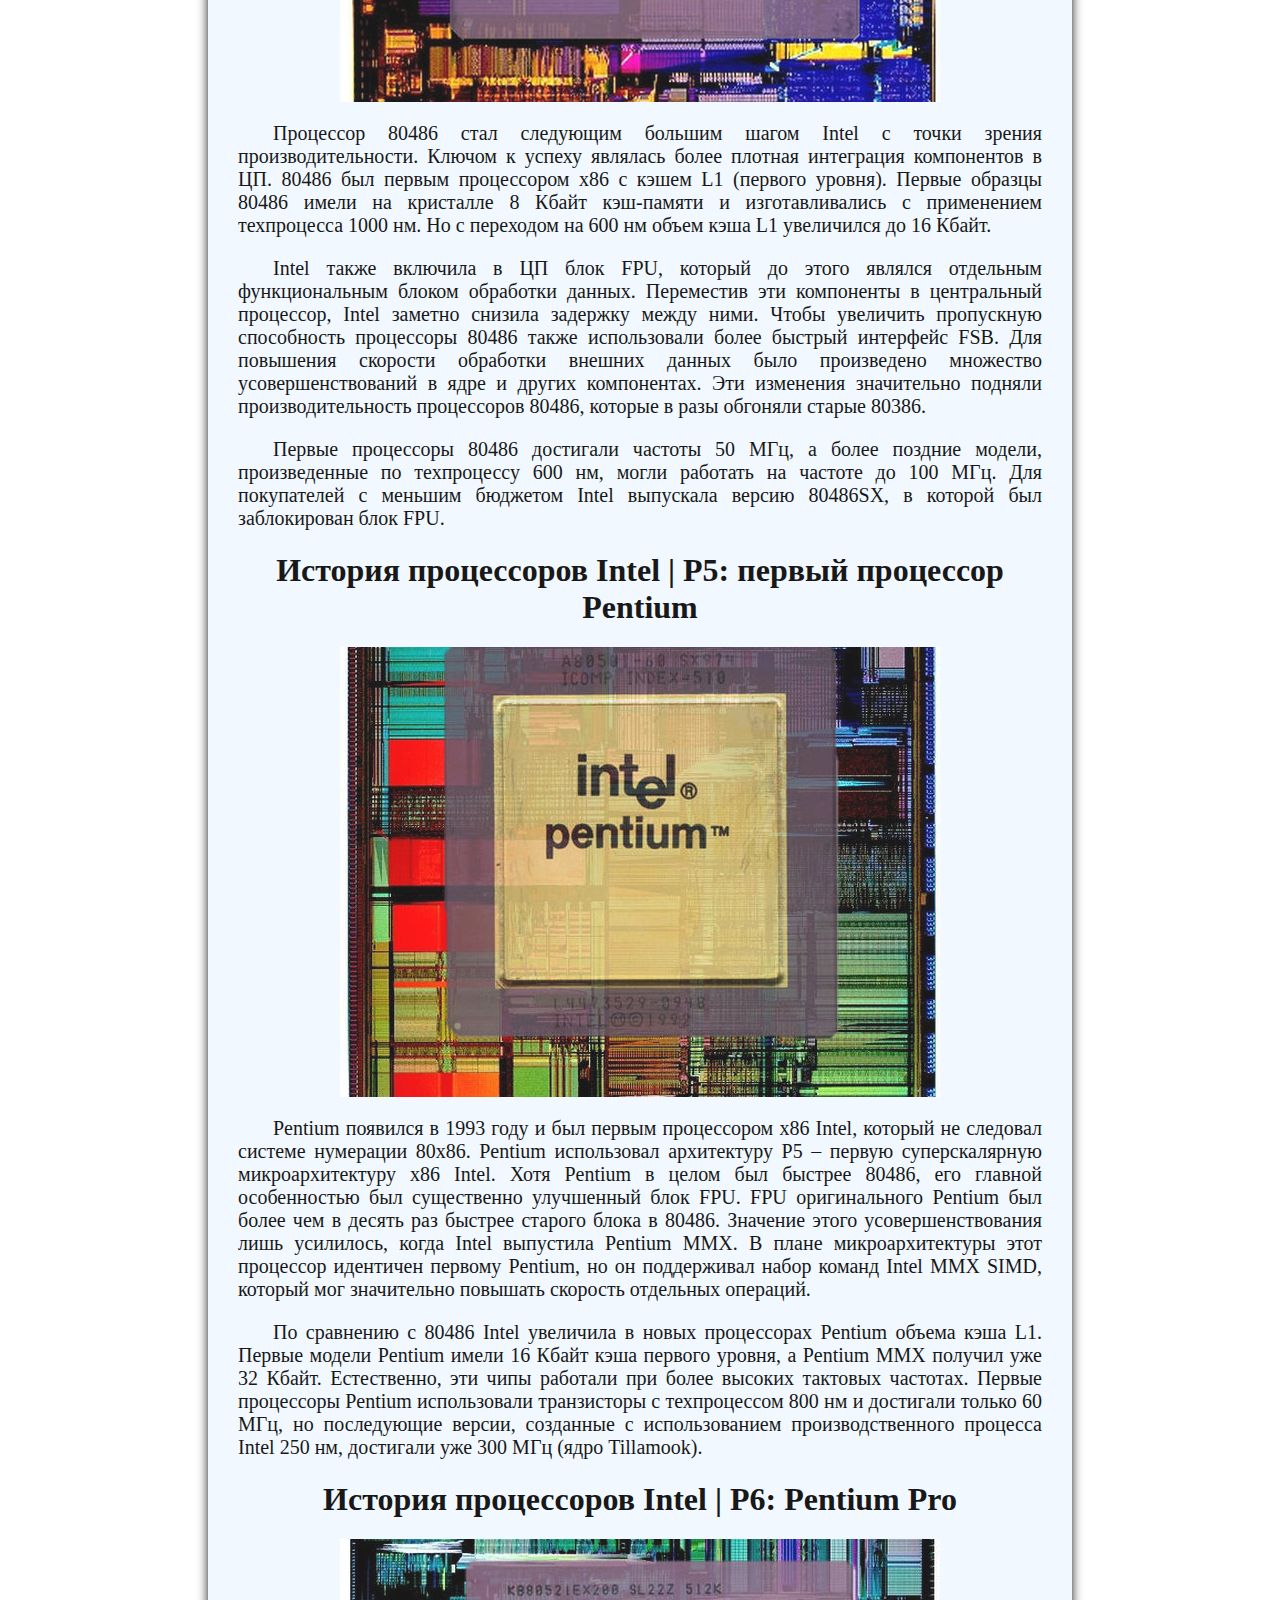
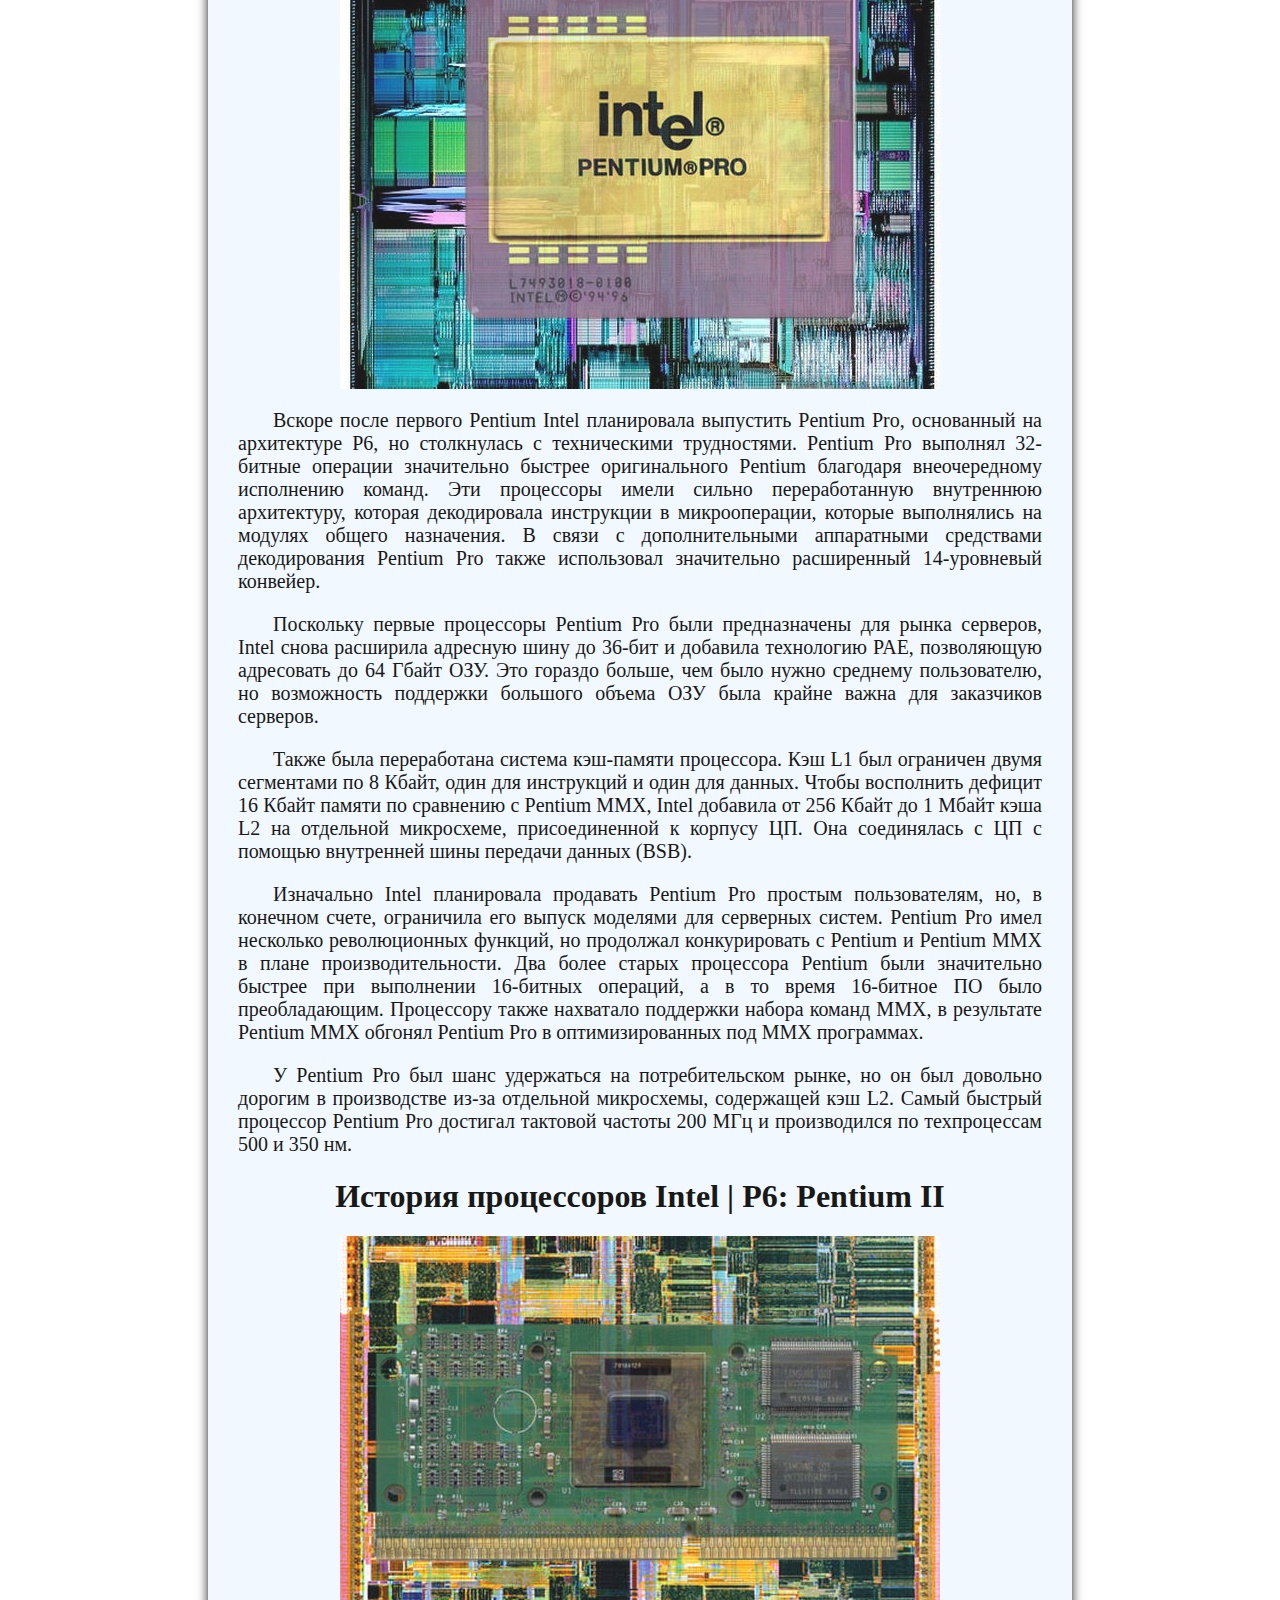
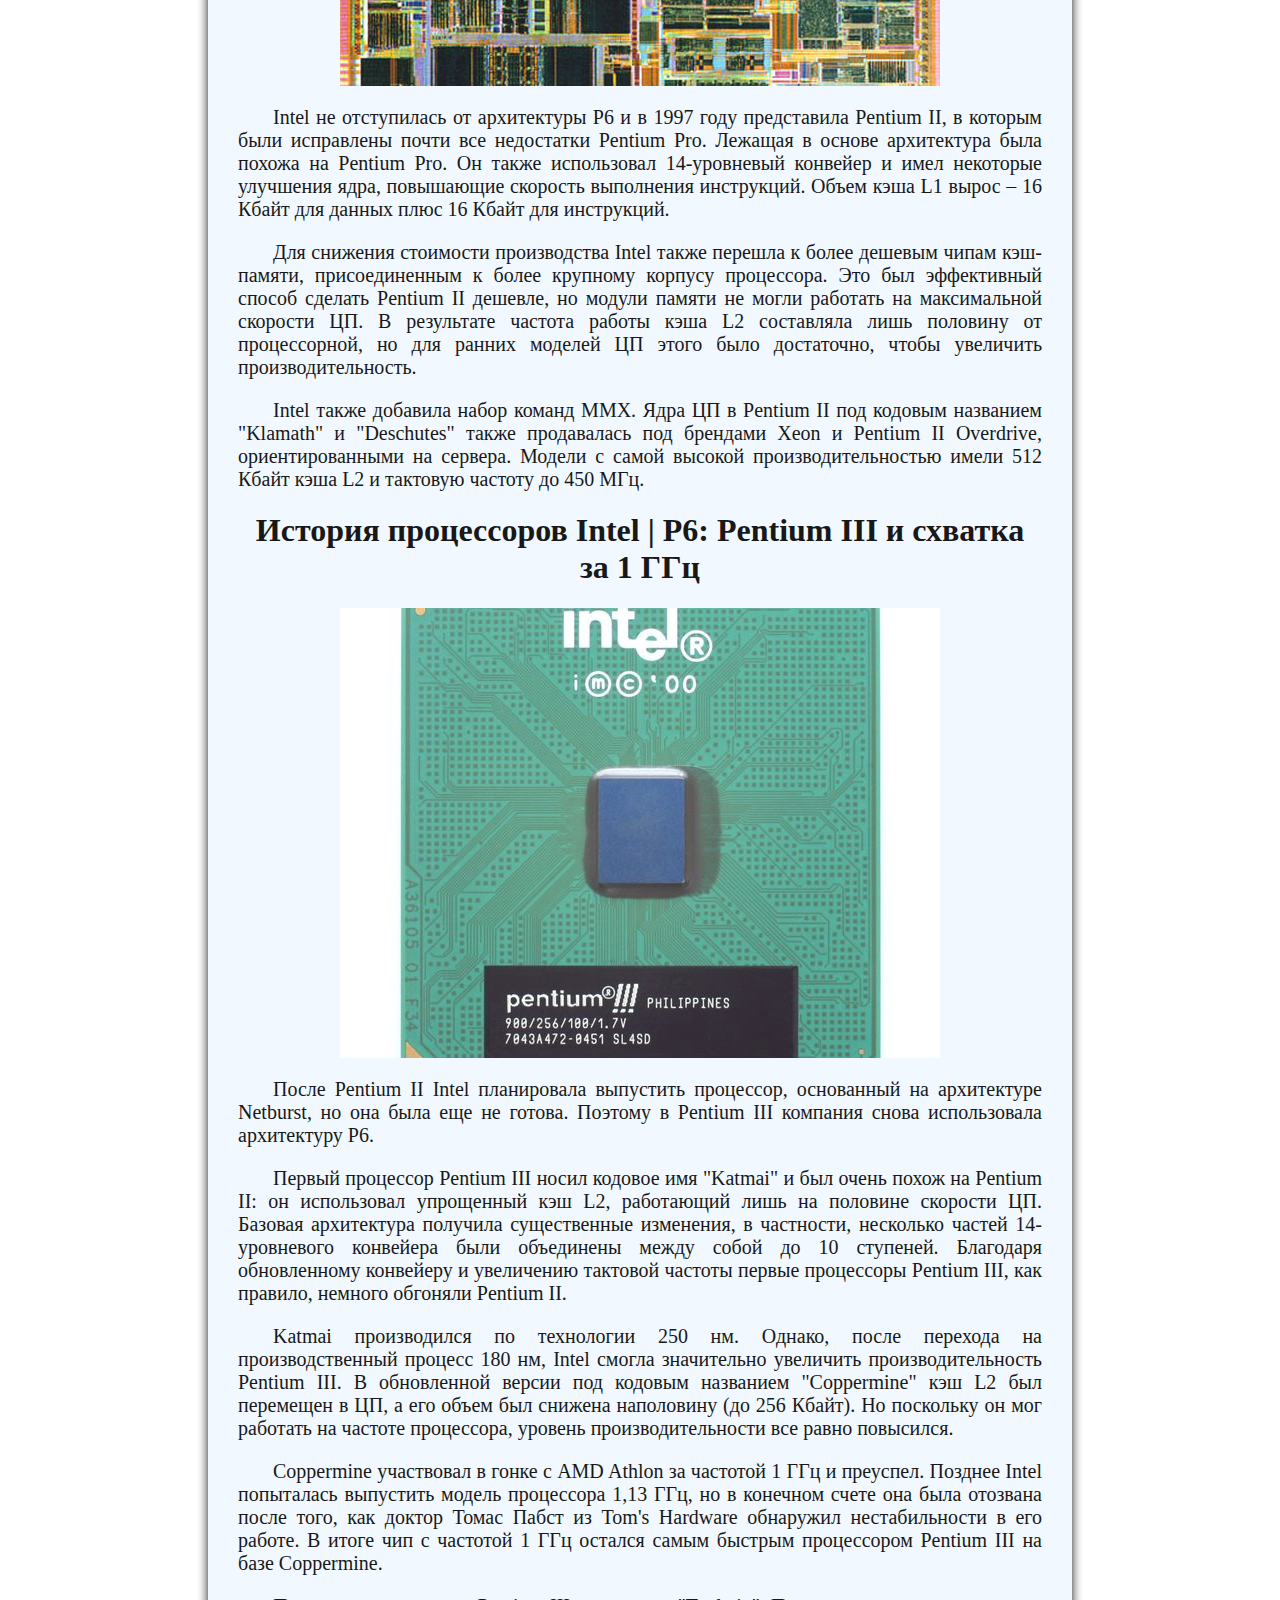
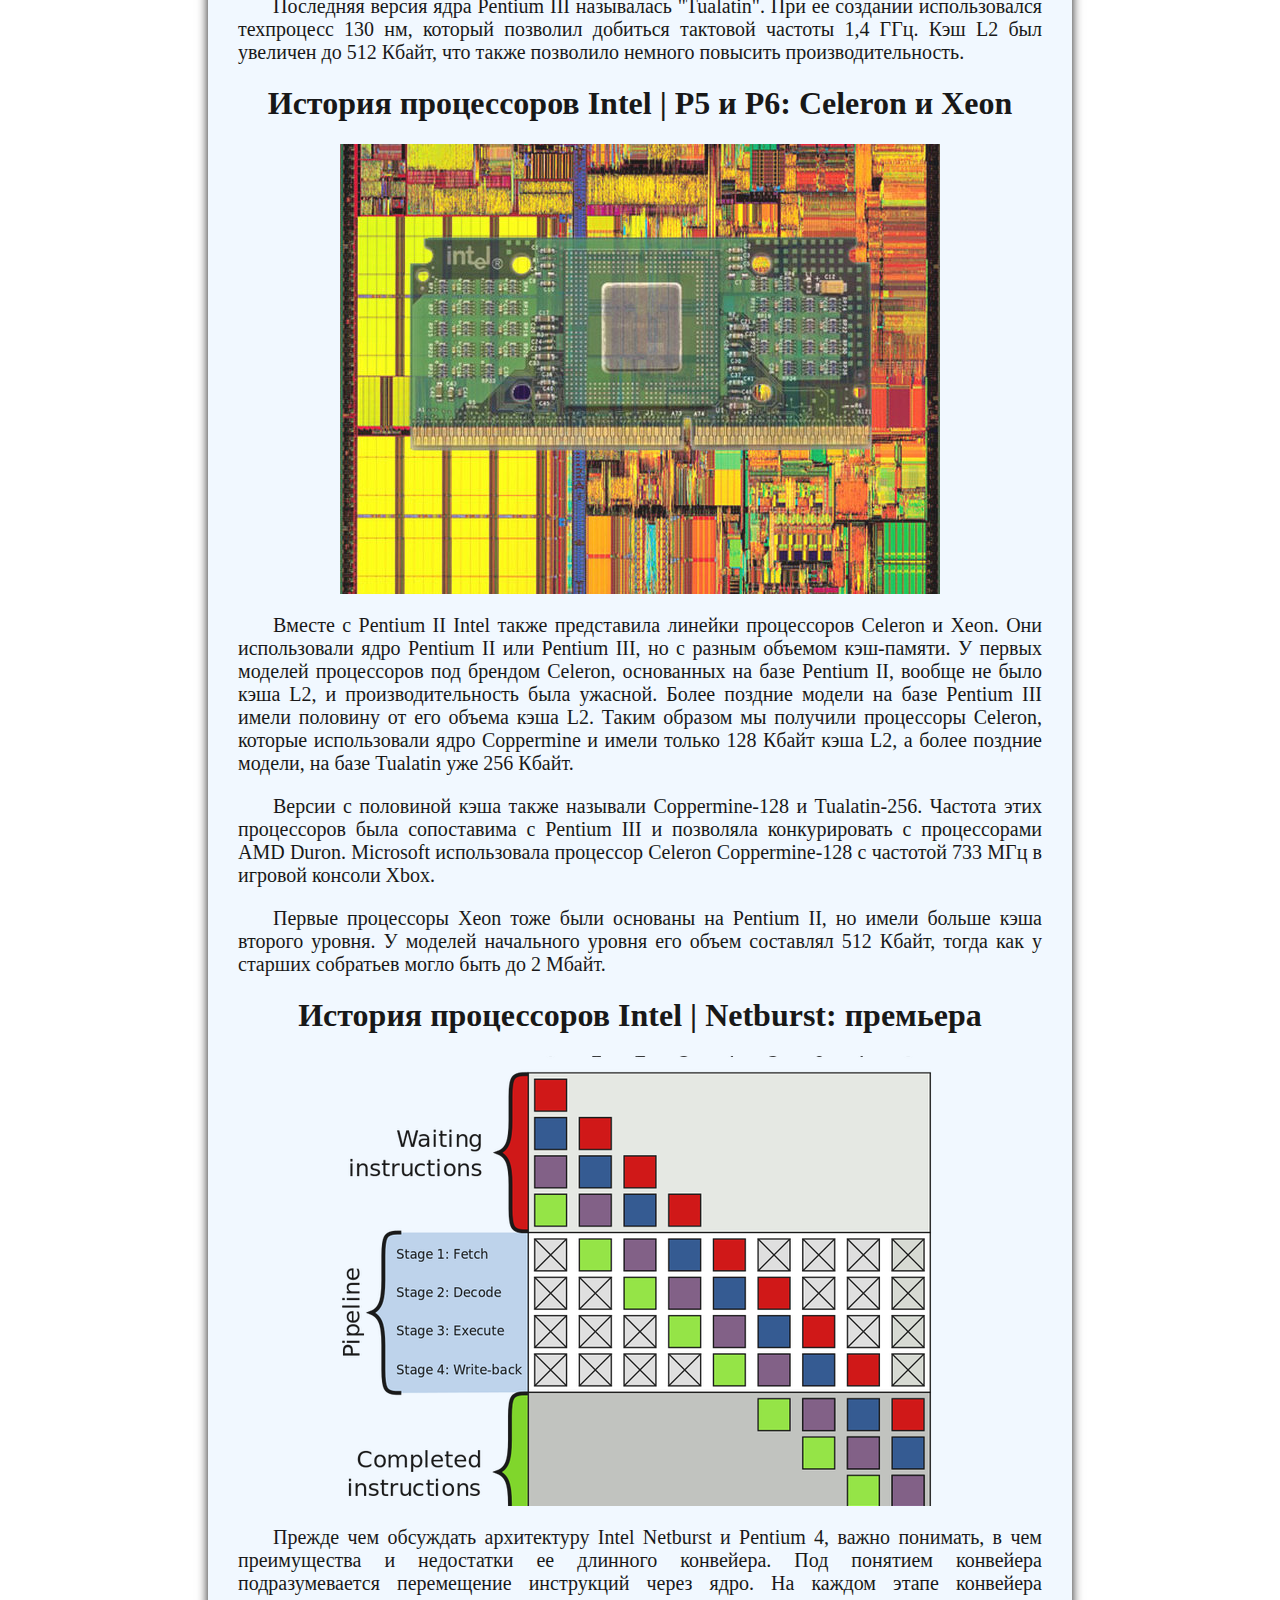
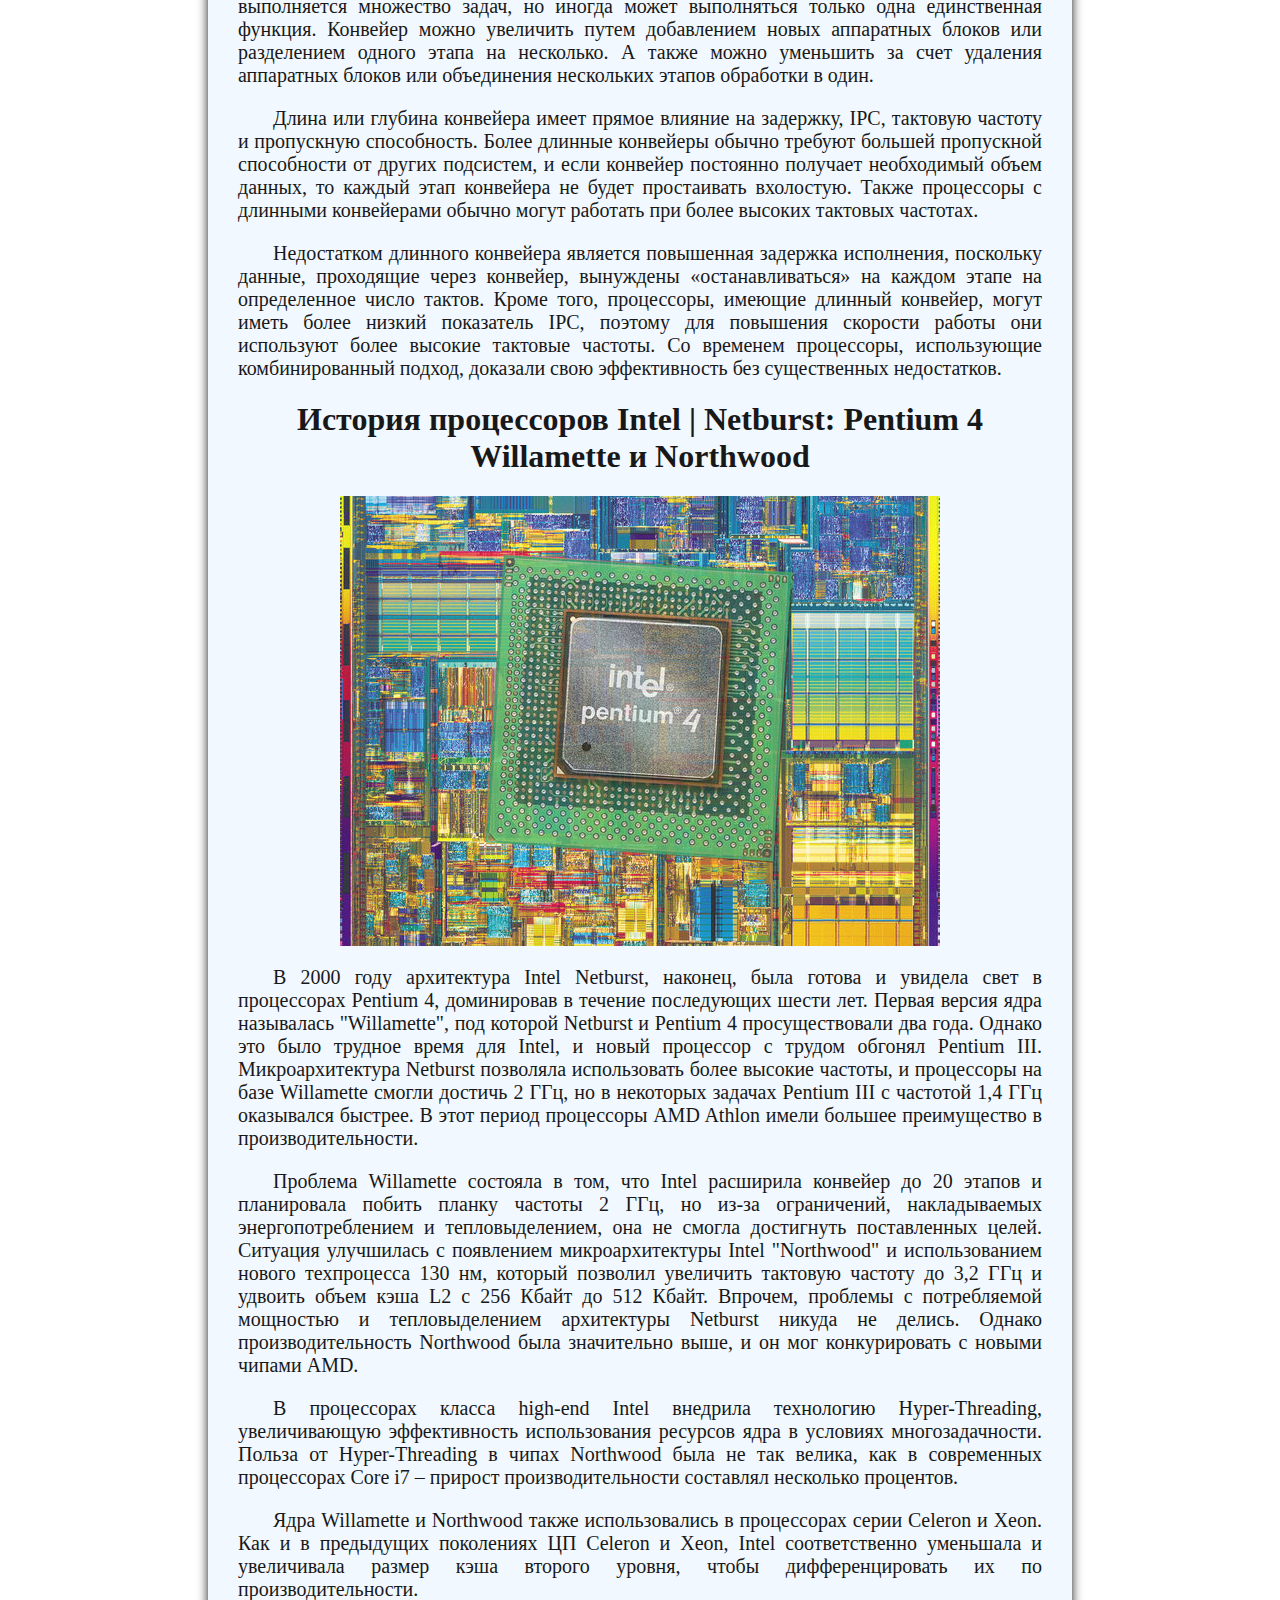
<file: Frames/Техника.html>
<HTML>
    <HEAD>
        <TITLE> Техника </TITLE>
            <STYLE>
                body {
                        padding: 0px 200px 0px 200px;    
                }
                h1 {
                        font-size: 32px;
                        font-weight: 700;
                        text-align: center;
                }
                p {
                        font-size: 20px;
                        font-weight: 100;
                        text-align:justify;
                        text-indent: 35px;
                }
                .borders {
                    border: solid 0px;
                    background-color: #f0f8ff;
                    opacity: 0.9;
                    padding: 0 30 0 30;
                    box-shadow: 0px 0px 10px 0px;
                }
            </STYLE>
    </HEAD>

    <body>
<div class="borders">           
        <h1>
                История процессоров Intel | Первенец – Intel 4004
        </h1>    
        <center>
        <img src="../img/history_of_intel_cpus_001.jpg">
        </center>
                <p>
                        Свой первый микропроцессор Intel продала в 1971 году. Это был 4-битный чип с кодовым названием 4004. Он предназначался для совместной работы с тремя другими микрочипами, ПЗУ 4001, ОЗУ 4002 и сдвиговым регистром 4003. 4004 выполнял непосредственно вычисления, а остальные компоненты имели критическое значение для работы процессора. Чипы 4004 главным образом использовались в калькуляторах и прочих подобных устройствах, и не предназначались для компьютеров. Его максимальная тактовая частота составляла 740 кГц.
                </p>
                <p>
                        За 4004 последовал похожий процессор под названием 4040, который, по сути, представлял улучшенную версию 4004 с расширенной системой команд и более высокой производительностью.
                </p>
        <h1>
                История процессоров Intel | 8008 и 8080
        </h1>
        <center>
        <img src="../img/history_of_intel_cpus_002.jpg">
        </center>
                <p>
                        С помощью 4004 Intel заявила о себе на рынке микропроцессоров, и чтобы извлечь выгоду из ситуации представила новую серию 8-битных процессоров. Чипы 8008 появились в 1972 году, затем в 1974 году появились процессоры 8080, а в 1975 году – чипы 8085. Хотя 8008 является первым 8-битным микропроцессоров Intel, он был не так известен, как его предшественник или преемник – модель 8080. Благодаря возможности обрабатывать данные 8-битными блоками 8008 был быстрее, чем 4004, но имел довольно скромную тактовую частоту 200-800 кГц и не особо привлекал внимание проектировщиков систем. 8008 производился по 10-микрометровой технологии.
                </p>
                <p>
                        Intel 8080 оказался намного более успешным. Архитектурный дизайн чипов 8008 был изменен ввиду добавления новых инструкций и перехода к 6-микрометровым транзисторам. Это позволило Intel более чем вдвое повысить тактовые частоты, и самые быстрые процессоры 8080 в 1974 году работали при частоте 2 МГц. ЦП 8080 использовались в бесчисленном множестве устройств, в связи с чем несколько разработчиков программного обеспечения, например, недавно сформированная Microsoft, сосредоточились на программном обеспечении для процессоров Intel.
                </p>
                <p>
                        В конечном счете, появившиеся позже микрочипы 8086 имели общую архитектуру с 8080, чтобы сохранить обратную совместимость с ПО, написанным для них. В результате ключевые аппаратные блоки процессоров 8080 присутствовали во всех когда-либо произведенных процессорах на базе x86. Программное обеспечение для 8080 технически также может работать на любом процессоре с архитектурой x86.
                </p>
                <p>
                        Процессоры 8085, по сути, представляли удешевленный вариант 8080 с повышенной тактовой частой. Они были очень успешны, хотя оставили меньший след в истории.
                </p>
        <h1>
                История процессоров Intel | 8086: начало эры x86
        </h1>
        <center>
        <img src="../img/history_of_intel_cpus_003.jpg">
        </center>
                <p>
                        Первым 16-битным процессором Intel был 8086. Он имел существенно большую производительность по сравнению с 8080. Кроме повышенной тактовой частоты процессор обладал 16-разрядной шиной данных и аппаратными исполнительными блоками, позволяющими 8086 одновременно выполнять две восьмибитные инструкции. Кроме того процессор мог выполнять более сложные 16-битные операции, но основная масса программ того времени была разработана для 8-битных процессоров, поэтому поддержка 16-битных операций была не так актуальна, как многозадачность процессора. Разрядность адресной шины была расширена до 20-бит, что дало процессору 8086 доступ к 1 Мбайт памяти и увеличило производительность.
                </p>
                <p>
                        8086 также стал первым процессором на архитектуре x86. Он использовал первую версию набора команд x86, на которой базируются почти все процессоры AMD и Intel с момента появления этого чипа.
                </p>
                <p>
                        Примерно в то же время Intel выпускала чип 8088. Он был построен на базе 8086, но у него была отключена половина адресной шины, и он ограничивался исполнением 8-битных операций. Тем не менее, он имел доступ к 1 Мбайт ОЗУ и работал при более высоких частотах, поэтому был быстрее предыдущих 8-битных процессоров Intel.
                </p>
        <h1>
                История процессоров Intel | 80186 и 80188
        </h1>
        <center>    
        <img src="../img/history_of_intel_cpus_004.jpg">
        </center>
                <p>
                        После 8086 Intel представила несколько других процессоров, все они использовали схожую 16-битную архитектуру. Первым был чип 80186. Он разрабатывался с целью упрощения проектирования готовых систем. Intel переместила некоторые аппаратные элементы, которые обычно располагались на системной плате, в ЦП, включая генератор тактовых импульсов, контроллер прерываний и таймер. Благодаря интеграции этих компонентов в ЦП 80186 стал во много раз быстрее, чем 8086. Intel также увеличила тактовую частоту чипа, чтобы еще больше повысить производительность.
                </p>
                <p>
                        Процессор 80188 также имел ряд аппаратных компонентов, интегрированных в чип, но обходился 8-битной шиной данных, как 8088, и предлагался в качестве бюджетного решения.
                </p>
        <h1>
                История процессоров Intel | 80286: больше памяти, больше производительности
        </h1>
        <center>    
        <img src="../img/history_of_intel_cpus_005.jpg">
        </center>
                <p>
                        После выхода 80186 в том же году появился 80286. Он имел почти идентичные характеристики, за исключением расширенной до 24-бит адресной шины, которая, в так называемом защищенном режиме работы процессора, позволяла ему работать с оперативной памятью объемом до 16 Мбайт.
                </p>
                <h1>
                История процессоров Intel | iAPX 432
        </h1>
        <center>    
        <img src="../img/history_of_intel_cpus_006.jpg">
        </center>
                <p>
                        iAPX 432 был  ранней попыткой Intel уйти от архитектуры x86 в совершенно другую сторону. По расчетам Intel iAPX 432 должен быть в несколько раз быстрее, чем другие решения компании. Но, в конечном счете, процессор потерпел неудачу из-за существенных просчетов в архитектуре. Хотя процессоры x86 считались относительно сложными, iAPx 432 поднял сложность CISC на совершенно новый уровень. Конфигурация процессора была довольно громоздкой, что вынудило Intel выпускать ЦП на двух отдельных кристаллах. Процессор также был рассчитан на высокие нагрузки и не мог хорошо работать в условиях недостатка пропускной способности шин или поступления данных. iAPX 432 смог обогнать 8080 и 8086, но его быстро затмили более новые процессоры на архитектуре x86, и в итоге от него отказались.
                </p>
        <h1>
                История процессоров Intel | i960: первый RISC-процессор Intel
        </h1>
        <center>    
        <img src="../img/history_of_intel_cpus_007.jpg">
        </center>
                <p>
                        В 1984 Intel создала свой первый RISC-процессор. Он не являлся прямым конкурентом процессорам на базе x86, поскольку предназначался для безопасных встраиваемых решений. В этих чипах использовалась 32-битная суперскалярная архитектура, в которой применялись концепция дизайна Berkeley RISC. Первые процессоры i960 имели относительно низкие тактовые частоты (младшая модель работала на 10 МГц), но со временем архитектура была улучшена и переведена на более тонкие техпроцессы, что позволило поднять частоту до 100 МГц. Также они поддерживали 4 Гбайт защищенной памяти.
                </p>
                <p>    
                        i960 широко использовался в военных системах а также в корпоративном сегменте.
                </p>
        <h1>
                История процессоров Intel | 80386: переход x86 на 32-бита
        </h1>
        <center>    
        <img src="../img/history_of_intel_cpus_008.jpg">
        </center>
                <p>
                        Первым 32-битным процессором на архитектуре x86 от Intel стал 80386, который появился в 1985 году. Его ключевым преимуществом являлась 32-битная адресная шина, которая позволяла адресовать до 4 Гбайт системной памяти. Хотя в те времени столько памяти практически никто не использовал, ограничения ОЗУ часто вредили производительности предшествующих процессоров x86 и конкурирующих ЦП. В отличие от современных ЦП, на момент появления 80386 увеличение объема ОЗУ почти всегда означало увеличение производительности. Также Intel реализовала ряд архитектурных усовершенствований, которые помогали повысить производительность выше уровня 80286, даже когда обе системы использовали одинаковый объем ОЗУ.
                </p>
                <p>
                        Чтобы добавить в продуктовую линейку более доступные модели, Intel представила 80386SX. Этот процессор был практически идентичен 32-битному 80386, но ограничивался 16-битной шиной данных и поддерживал работу с ОЗУ объемом лишь до 16 Мбайт.
                </p>
        <h1>
                История процессоров Intel | i860
        </h1>
        <center>    
        <img src="../img/history_of_intel_cpus_009.jpg">
        </center>
                <p>
                        В 1989 году Intel предприняла еще одну попытку уйти от процессоров x86. Она создала новый ЦП с архитектурой RISC под названием i860. В отличие от i960 этот ЦП разрабатывался как модель с высокой производительностью для рынка настольных ПК, но процессорный дизайн имел некоторые недостатки. Главный из них заключался в том, что для достижения высокой производительности процессор полностью полагался на программные компиляторы, которые должны были размещать инструкции в порядке их выполнения в момент создания исполняемого файла. Это помогло Intel сохранить размер кристалла и уменьшить сложность чипа i860, но при компиляции программ было практически невозможно корректно расположить каждую инструкцию с начала и до конца. Это вынуждало ЦП тратить больше времени на обработку данных, что резко снижало его производительность.
                </p>
        <h1>
                История процессоров Intel | 80486: интеграция FPU
        </h1>
        <center>
        <img src="../img/history_of_intel_cpus_010.jpg">
        </center>
                <p>
                        Процессор 80486 стал следующим большим шагом Intel с точки зрения производительности. Ключом к успеху являлась более плотная интеграция компонентов в ЦП. 80486 был первым процессором x86 с кэшем L1 (первого уровня). Первые образцы 80486 имели на кристалле 8 Кбайт кэш-памяти и изготавливались с применением техпроцесса 1000 нм. Но с переходом на 600 нм объем кэша L1 увеличился до 16 Кбайт.
                </p>
                <p>
                        Intel также включила в ЦП блок FPU, который до этого являлся отдельным функциональным блоком обработки данных. Переместив эти компоненты в центральный процессор, Intel заметно снизила задержку между ними. Чтобы увеличить пропускную способность процессоры 80486 также использовали более быстрый интерфейс FSB. Для повышения скорости обработки внешних данных было произведено множество усовершенствований в ядре и других компонентах. Эти изменения значительно подняли производительность процессоров 80486, которые в разы обгоняли старые 80386.
                </p>
                <p>
                        Первые процессоры 80486 достигали частоты 50 МГц, а более поздние модели, произведенные по техпроцессу 600 нм, могли работать на частоте до 100 МГц. Для покупателей с меньшим бюджетом Intel выпускала версию 80486SX, в которой был заблокирован блок FPU.
                <p>
        <h1>
                История процессоров Intel | P5: первый процессор Pentium
        </h1>
        <center>
        <img src="../img/history_of_intel_cpus_011.jpg">
        </center>
                <p>
                        Pentium появился в 1993 году и был первым процессором x86 Intel, который не следовал системе нумерации 80x86. Pentium использовал архитектуру P5 – первую суперскалярную микроархитектуру x86 Intel. Хотя Pentium в целом был быстрее 80486, его главной особенностью был существенно улучшенный блок FPU. FPU оригинального Pentium был более чем в десять раз быстрее старого блока в 80486. Значение этого усовершенствования лишь усилилось, когда Intel выпустила Pentium MMX. В плане микроархитектуры этот процессор идентичен первому Pentium, но он поддерживал набор команд Intel MMX SIMD, который мог значительно повышать скорость отдельных операций.
                </p>
                <p>
                        По сравнению с 80486 Intel увеличила в новых процессорах Pentium объема кэша L1. Первые модели Pentium имели 16 Кбайт кэша первого уровня, а Pentium MMX получил уже 32 Кбайт. Естественно, эти чипы работали при более высоких тактовых частотах. Первые процессоры Pentium использовали транзисторы с техпроцессом 800 нм и достигали только 60 МГц, но последующие версии, созданные с использованием производственного процесса Intel 250 нм, достигали уже 300 МГц (ядро Tillamook).
                </p>
        <h1>
                История процессоров Intel | P6: Pentium Pro
        </h1>
        <center>
        <img src="../img/history_of_intel_cpus_012.jpg">
        </center>
                <p>
                        Вскоре после первого Pentium Intel планировала выпустить Pentium Pro, основанный на архитектуре P6, но столкнулась с техническими трудностями. Pentium Pro выполнял 32-битные операции значительно быстрее оригинального Pentium благодаря внеочередному исполнению команд. Эти процессоры имели сильно переработанную внутреннюю архитектуру, которая декодировала инструкции в микрооперации, которые выполнялись на модулях общего назначения. В связи с дополнительными аппаратными средствами декодирования Pentium Pro также использовал значительно расширенный 14-уровневый конвейер.
                </p>
                <p>
                        Поскольку первые процессоры Pentium Pro были предназначены для рынка серверов, Intel снова расширила адресную шину до 36-бит и добавила технологию PAE, позволяющую адресовать до 64 Гбайт ОЗУ. Это гораздо больше, чем было нужно среднему пользователю, но возможность поддержки большого объема ОЗУ была крайне важна для заказчиков серверов.
                </p>
                <p>
                        Также была переработана система кэш-памяти процессора. Кэш L1 был ограничен двумя сегментами по 8 Кбайт, один для инструкций и один для данных. Чтобы восполнить дефицит 16 Кбайт памяти по сравнению с Pentium MMX, Intel добавила от 256 Кбайт до 1 Мбайт кэша L2 на отдельной микросхеме, присоединенной к корпусу ЦП. Она соединялась с ЦП с помощью внутренней шины передачи данных (BSB).
                </p>
                <p>
                        Изначально Intel планировала продавать Pentium Pro простым пользователям, но, в конечном счете, ограничила его выпуск моделями для серверных систем. Pentium Pro имел несколько революционных функций, но продолжал конкурировать с Pentium и Pentium MMX в плане производительности. Два более старых процессора Pentium были значительно быстрее при выполнении 16-битных операций, а в то время 16-битное ПО было преобладающим. Процессору также нахватало поддержки набора команд MMX, в результате Pentium MMX обгонял Pentium Pro в оптимизированных под MMX программах.
                </p>
                <p>
                        У Pentium Pro был шанс удержаться на потребительском рынке, но он был довольно дорогим в производстве из-за отдельной микросхемы, содержащей кэш L2. Самый быстрый процессор Pentium Pro достигал тактовой частоты 200 МГц и производился по техпроцессам 500 и 350 нм.
                </p>
        <h1>
                История процессоров Intel | P6: Pentium II
        </h1>
        <center> 
        <img src="../img/history_of_intel_cpus_013.jpg">
        </center>
                <p>
                        Intel не отступилась от архитектуры P6 и в 1997 году представила Pentium II, в которым были исправлены почти все недостатки Pentium Pro. Лежащая в основе архитектура была похожа на Pentium Pro. Он также использовал 14-уровневый конвейер и имел некоторые улучшения ядра, повышающие скорость выполнения инструкций. Объем кэша L1 вырос – 16 Кбайт для данных плюс 16 Кбайт для инструкций.
                </p>
                <p>
                        Для снижения стоимости производства Intel также перешла к более дешевым чипам кэш-памяти, присоединенным к более крупному корпусу процессора. Это был эффективный способ сделать Pentium II дешевле, но модули памяти не могли работать на максимальной скорости ЦП. В результате частота работы кэша L2 составляла лишь половину от процессорной, но для ранних моделей ЦП этого было достаточно, чтобы увеличить производительность.
                </p>
                <p>
                        Intel также добавила набор команд MMX. Ядра ЦП в Pentium II под кодовым названием "Klamath" и "Deschutes" также продавалась под брендами Xeon и Pentium II Overdrive, ориентированными на сервера. Модели с самой высокой производительностью имели 512 Кбайт кэша L2 и тактовую частоту до 450 МГц.
                </p>
        <h1>
                История процессоров Intel | P6: Pentium III и схватка за 1 ГГц
        </h1>
        <center> 
        <img src="../img/history_of_intel_cpus_014.jpg">
        </center>
                <p>
                        После Pentium II Intel планировала выпустить процессор, основанный на архитектуре Netburst, но она была еще не готова. Поэтому в Pentium III компания снова использовала архитектуру P6.
                </p>
                <p>
                        Первый процессор Pentium III носил кодовое имя "Katmai" и был очень похож на Pentium II: он использовал упрощенный кэш L2, работающий лишь на половине скорости ЦП. Базовая архитектура получила существенные изменения, в частности, несколько частей 14-уровневого конвейера были объединены между собой до 10 ступеней. Благодаря обновленному конвейеру и увеличению тактовой частоты первые процессоры Pentium III, как правило, немного обгоняли Pentium II.
                </p>
                <p>
                        Katmai производился по технологии 250 нм. Однако, после перехода на производственный процесс 180 нм, Intel смогла значительно увеличить производительность Pentium III. В обновленной версии под кодовым названием "Coppermine" кэш L2 был перемещен в ЦП, а его объем был снижена наполовину (до 256 Кбайт). Но поскольку он мог работать на частоте процессора, уровень производительности все равно повысился.
                </p>
                <p>
                        Coppermine участвовал в гонке с AMD Athlon за частотой 1 ГГц и преуспел. Позднее Intel попыталась выпустить модель процессора 1,13 ГГц, но в конечном счете она была отозвана после того, как доктор Томас Пабст из Tom's Hardware обнаружил нестабильности в его работе. В итоге чип с частотой 1 ГГц остался самым быстрым процессором Pentium III на базе Coppermine.
                </p>
                <p>
                        Последняя версия ядра Pentium III называлась "Tualatin". При ее создании использовался техпроцесс 130 нм, который позволил добиться тактовой частоты 1,4 ГГц. Кэш L2 был увеличен до 512 Кбайт, что также позволило немного повысить производительность.
                </p>    
        <h1>
                История процессоров Intel | P5 и P6: Celeron и Xeon
        </h1>
        <center>
        <img src="../img/history_of_intel_cpus_015.jpg">
        </center>
                <p>
                        Вместе с Pentium II Intel также представила линейки процессоров Celeron и Xeon. Они использовали ядро Pentium II или Pentium III, но с разным объемом кэш-памяти. У первых моделей процессоров под брендом Celeron, основанных на базе Pentium II, вообще не было кэша L2, и производительность была ужасной. Более поздние модели на базе Pentium III имели половину от его объема кэша L2. Таким образом мы получили процессоры Celeron, которые использовали ядро Coppermine и имели только 128 Кбайт кэша L2, а более поздние модели, на базе Tualatin уже 256 Кбайт.
                </p>
                <p>
                        Версии с половиной кэша также называли Coppermine-128 и Tualatin-256. Частота этих процессоров была сопоставима с Pentium III и позволяла конкурировать с процессорами AMD Duron. Microsoft использовала процессор Celeron Coppermine-128 с частотой 733 МГц в игровой консоли Xbox.
                </p>
                <p>
                        Первые процессоры Xeon тоже были основаны на Pentium II, но имели больше кэша второго уровня. У моделей начального уровня его объем составлял 512 Кбайт, тогда как у старших собратьев могло быть до 2 Мбайт.
                </p>
        <h1>
                История процессоров Intel | Netburst: премьера
        </h1>
        <center>
        <img src="../img/history_of_intel_cpus_016.png">
        </center>
                <p>
                        Прежде чем обсуждать архитектуру Intel Netburst и Pentium 4, важно понимать, в чем преимущества и недостатки ее длинного конвейера. Под понятием конвейера подразумевается перемещение инструкций через ядро. На каждом этапе конвейера выполняется множество задач, но иногда может выполняться только одна единственная функция. Конвейер можно увеличить путем добавлением новых аппаратных блоков или разделением одного этапа на несколько. А также можно уменьшить за счет удаления аппаратных блоков или объединения нескольких этапов обработки в один.
                </p>
                <p>    
                        Длина или глубина конвейера имеет прямое влияние на задержку, IPC, тактовую частоту и пропускную способность. Более длинные конвейеры обычно требуют большей пропускной способности от других подсистем, и если конвейер постоянно получает необходимый объем данных, то каждый этап конвейера не будет простаивать вхолостую. Также процессоры с длинными конвейерами обычно могут работать при более высоких тактовых частотах.
                </p>
                <p>
                        Недостатком длинного конвейера является повышенная задержка исполнения, поскольку данные, проходящие через конвейер, вынуждены «останавливаться» на каждом этапе на определенное число тактов. Кроме того, процессоры, имеющие длинный конвейер, могут иметь более низкий показатель IPC, поэтому для повышения скорости работы они используют более высокие тактовые частоты. Со временем процессоры, использующие комбинированный подход, доказали свою эффективность без существенных недостатков.
                </p>    
        <h1>
                История процессоров Intel | Netburst: Pentium 4 Willamette и Northwood
        </h1>
        <center>
        <img src="../img/history_of_intel_cpus_017.jpg">
        </center>
                <p>
                        В 2000 году архитектура Intel Netburst, наконец, была готова и увидела свет в процессорах Pentium 4, доминировав в течение последующих шести лет. Первая версия ядра называлась "Willamette", под которой Netburst и Pentium 4 просуществовали два года. Однако это было трудное время для Intel, и новый процессор с трудом обгонял Pentium III. Микроархитектура Netburst позволяла использовать более высокие частоты, и процессоры на базе Willamette смогли достичь 2 ГГц, но в некоторых задачах Pentium III с частотой 1,4 ГГц оказывался быстрее. В этот период процессоры AMD Athlon имели большее преимущество в производительности.
                </p>
                <p>
                        Проблема Willamette состояла в том, что Intel расширила конвейер до 20 этапов и планировала побить планку частоты 2 ГГц, но из-за ограничений, накладываемых энергопотреблением и тепловыделением, она не смогла достигнуть поставленных целей. Ситуация улучшилась с появлением микроархитектуры Intel "Northwood" и использованием нового техпроцесса 130 нм, который позволил увеличить тактовую частоту до 3,2 ГГц и удвоить объем кэша L2 с 256 Кбайт до 512 Кбайт. Впрочем, проблемы с потребляемой мощностью и тепловыделением архитектуры Netburst никуда не делись. Однако производительность Northwood была значительно выше, и он мог конкурировать с новыми чипами AMD.
                </p>
                <p>
                        В процессорах класса high-end Intel внедрила технологию Hyper-Threading, увеличивающую эффективность использования ресурсов ядра в условиях многозадачности. Польза от Hyper-Threading в чипах Northwood была не так велика, как в современных процессорах Core i7 – прирост производительности составлял несколько процентов.
                </p>
                <p>
                        Ядра Willamette и Northwood также использовались в процессорах серии Celeron и Xeon. Как и в предыдущих поколениях ЦП Celeron и Xeon, Intel соответственно уменьшала и увеличивала размер кэша второго уровня, чтобы дифференцировать их по производительности.
                </p>
        <h1>
                История процессоров Intel | P6: Pentium-M
        </h1>
        <center>
        <img src="../img/history_of_intel_cpus_018.jpg">
        </center>
                <p>
                        Микроархитектура Netburst разрабатывалась для высокопроизводительных процессоров Intel, поэтому она была довольно энергоемкой и не подходила для мобильных систем. Поэтому в 2003 году Intel создала свою первую архитектуру, разработанную исключительно для ноутбуков. Процессоры Pentium-M базировались на архитектуре P6, но с более длинными 12-14-уровневыми конвейерами. Кроме того в ней впервые был реализован конвейер переменной длины – если необходимая для команды информация уже была загружена в кэш, инструкции могли выполняться после прохождения 12 этапов. В противном случае им нужно было пройти еще два дополнительных этапа, чтобы загрузить данные.
                </p>
                <p>
                        Первый из таких процессоров выпускался по техпроцессу 130 нм и содержал 1 Мбайт кэш-памяти L2. Он достигал частоты 1,8 ГГц при потребляемой мощности всего 24,5 Вт. Более поздняя версия под именем "Dothan" с 90-нанометровыми транзисторами была выпущена в 2004 году. Переход на более тонкий производственный процесс позволял Intel увеличить кэш второго уровня L2 до 2 Мбайт, который в сочетании с некоторыми улучшениями ядра заметно увеличивал производительность из расчета на такт. Кроме того максимальная частота ЦП поднялась до 2,27 ГГц при небольшом повышении энергопотребления до 27 Вт.
                </p>
                <p>
                        Архитектура процессоров Pentium-M впоследствии использовалась в мобильных чипах Stealey A100, на замену которых пришли процессоры Intel Atom.
                </p>        
        <h1>
                История процессоров Intel | Netburst: Prescott
        </h1>
        <center>
        <img src="../img/history_of_intel_cpus_019.jpg">
        </center>
                <p>
                        Ядро Northwood с архитектурой Netburst продержалось на рынке с 2002 по 2004 год, после чего Intel представила ядро Prescott с многочисленными улучшениями. При производстве использовался техпроцесс 90 нм, позволивший Intel увеличить кэш L2 до 1 Мбайт. Также Intel представила новый процессорный интерфейс LGA 775, который обладал поддержкой памяти DDR2 и расширенной в четыре раза шиной FSB. Благодаря этим изменениям Prescott обладал большей пропускной способностью, чем Northwood, а это было необходимо для повышения производительности Netburst. Кроме того на базе Prescott Intel показала первый 64-битный процессор x86, имеющий доступ к ОЗУ большего объема.
                </p>
                <p>
                        Intel рассчитывала, что процессоры Prescott станут самыми успешными среди чипов на базе архитектуры Netburst, но вместо этого они потерпели фиаско. Intel снова расширила конвейер выполнения команд, на сей раз до 31 этапа. В компании надеялись, что увеличения тактовых частот будет достаточно, чтобы компенсировать наличие более длинного конвейера, но им удалось достичь только 3,8 ГГц. Процессоры Prescott были слишком горячими и потребляли слишком много энергии. В Intel рассчитывали, что переход на техпроцесс 90 нм устранит эту проблему, однако повышенная плотность транзисторов лишь усложнила охлаждение процессоров. Добиться более высокой частоты было невозможно, и изменения ядра Prescott негативно сказались на общей производительности.
                </p>
                <p>
                        Даже со всеми улучшениями и дополнительным кэшем Prescott, в лучшем случае, выходил на один уровень с Northwood по части произвольности на такт. В то же время процессоры AMD K8 также осуществили переход на более тонкий техпроцесс, что позволило повысить их частоты. AMD некоторое время доминировала на рынке ЦП для настольных компьютеров.
        <h1>
                История процессоров Intel | Netburst: Pentium D
        </h1>
        <center>
        <img src="../img/history_of_intel_cpus_020.jpg">
        </center>
                <p>
                        В 2005 году два основных производителя соревновались за первенство в анонсе двухъядерного процессора для потребительского рынка. AMD первой анонсировала двухъядерный Athlon 64, но он долго отсутствовал в продаже. Intel стремилась обойти AMD, используя многоядерный модуль (MCM), содержащий два ядра Prescott. Компания окрестила свой двухъядерный процессор Pentium D, а первая модель носила кодовое имя "Smithfield".
                </p>
                <p>
                        Однако Pentium D подвергся критике, поскольку имел те же проблемы, что и оригинальные чипы Prescott. Тепловыделение и энергопотребление двух ядер на базе Netburst ограничивали таковую частоту на уровне 3,2 ГГц (в лучшем случае). И поскольку эффективность архитектуры сильно зависела от загруженности конвейера и скорости поступления данных, показатель IPC у Smithfield заметно снизился, поскольку пропускная способность канала делилась между двумя ядрами. Кроме того физическая реализация двухъядерного процессора не отличалась изящностью (по сути это два кристалла под одной крышкой). И два ядра на одном кристалле в ЦП AMD считались более продвинутым решением.
                </p>
                <p>
                        После Smithfield появился Presler, который был переведен на 65 нм техпроцесс. Многоядерный модуль содержал два кристалла Ceder Mill. Это помогло уменьшить тепловыделение и потребляемую мощность процессора, а также поднять таковую частоту до 3,8 ГГц.
                </p>
                <p>
                        Существовало две основных версии Presler. Первая имела более высокий тепловой пакет 125 Вт, а более поздняя модель ограничивалась значением 95 Вт. Благодаря уменьшенному размеру кристалла Intel также смогла удвоить объема кэша L2, в итоге каждый кристалл имел по 2 Мбайт памяти. Некоторые модели для энтузиастов также поддерживали технологию Hyper-Threading, позволяющую ЦП выполнять задачи в четыре потока одновременно.
                </p>
                <p>
                        Все процессоры Pentium D поддерживали 64-битное ПО и ОЗУ объемом более 4 Гбайт.
                </p>
        <h1>
                Во второй части: процессоры Core 2 Duo, Core i3, i5, i7 вплоть до Skylake.
        </h1>
        <h1>
        История процессоров Intel | Core: Core 2 Duo
        </h1>
        <center>
        <img src="../img/history_of_intel_cpus_021.jpg">
        </center>
                <p>
                        В конечном счете, Intel отказалась от архитектуры Netburst и сделала акцент на P6 и Pentium-M. В компании осознали жизнеспособность архитектуры P6, ее потенциал к высокой эффективности и превосходной производительности. Инженеры пересмотрели эту архитектуру, внесли ряд изменений и назвали ее Core. По аналогии с Pentium-M в нем использовался 12-14 уровневый конвейер, который был значительно короче 31-уровневого конвейера Prescott.
                </p>
                <p>
                        Архитектура Core показала высокий уровень масштабируемости, на ее основе Intel смогла разработать как чипы с TDP 5 Вт для мобильных систем, так и мощные решения с тепловым пакетом 130 Вт для серверов и рабочих станций. Наибольшую популярность Core обрела в линейках "Core 2 Duo" и "Core 2 Quad", также она использовалась в ЦП под брендами Core Solo, Celeron, Pentium и Xeon. Используемые в процессорах кристаллы содержали по два ядра, а четырехъядерные модели использовали по два таких кристалла в одной связке. В одноядерных версиях процессоров одно из ядер было отключено. Размер кэша второго уровня колебался от 512 Кбайт до 12 Мбайт.
                </p>
                <p>
                        Благодаря улучшениям, реализованным в архитектуре Core, Intel снова могла конкурировать с AMD. Рынок персональных компьютеров вошел в "Золотой Век" ожесточенной конкуренции, в результате которой появилось много высокопроизводительных процессоров, которые работают по сей день.
                </p>
        <h1>
                История процессоров Intel | Nehalem: первый Core i7
        </h1>
        <center>
        <img src="../img/history_of_intel_cpus_023.jpg">
        </center>
                <p>
                В условиях конкурентной борьбы на рынке процессоров Intel не могла долго бездействовать. В компании переделали архитектуру Core и на ее основе создали Nehalem, которая имела много усовершенствований. Контроллер кэш-памяти был переработан, а объем кэша L2 снизился до 256 Кбайт на ядро. Это не повредило производительности, поскольку вместо этого Intel добавила 4-12 Мбайт кэша L3 для совместного использования всеми ядрами процессора. ЦП на базе архитектуры Nehalem изготавливались с использованием техпроцесса 45 нм и имели от одного до четырех ядер.
                </p>
                <p>
                Intel значительно переработала шину между ЦП и остальными элементами системы. Древняя шина FSB, которая использовалась еще с 1980-ых, наконец, ушла на покой. На высокопроизводительных системах ее заменила шина Intel QuickPath Interconnect (QPI), а в остальных – DMI. Так Intel смогла переместить контроллер памяти (обновленный, с поддержкой DDR3) и контроллер PCIe в ЦП. Эти изменения значительно увеличили производительность и сократили задержки.
                </p>
                <p>
                Intel снова удлинила конвейер процессора, на сей раз до 20-24 этапов. Однако тактовые частоты не увеличились и были сопоставимы с другими процессорами Core. В Nehalem также впервые была реализована технология Intel Turbo Boost. Хотя максимальная тактовая частота процессоров Nehalem достигала 3,33 ГГц, благодаря новой технологии на короткое время она могла повышаться до 3,6 ГГц.
                </p>
                <p>
                Еще одним важным преимуществом Nehalem по сравнению с архитектурой Core стало возвращение технологии Hyper-Threading. Благодаря ей и другим многочисленным улучшениям, процессоры Nehalem смогли в два раза обогнать процессоры Core 2 в многопоточных нагрузках. Intel продавала процессоры с архитектурой Nehalem под брендами Celeron, Pentium, Core i3, Core i5, Core i7 и Xeon.
                </p>
</div>
    </body>
</html>
</file>
<file: css/style.css>
@import url('https://fonts.googleapis.com/css2?family=Open+Sans:wght@300;400;700;800&family=Roboto:wght@300;400;700;900&display=swap');

body {
	width: 100%;
	height: 100%;
	color: #fff;
	font: normal 100% 'Roboto', sans-serif;
}

body, ul, h1, h2, h3, h4, h5, h6 {
	padding: 0;
	margin: 0;
}

* {
	-webkit-box-sizing: border-box;
	-moz-box-sizing: border-box;
	box-sizing: border-box;
	outline: none;
}

*::selection {
    color: #fff;
    background-color: #000;
}

section {
	margin: 0;
}

h1, h2, h3, h4, h5, h6 {
 	font-style: bold;
}

a {
	text-decoration: none;
	color: #fff;
}

input, textarea {
	font: normal 100% 'Roboto', sans-serif;
	outline: none;
	border: none;
}

textarea {
	resize: none;
}

img {
	cursor: pointer;
}

/*Заголовок*/

.header {
	width: 100%;
	/*height: 100px;*/
	padding: 10px 30px 0px 30px;
	background-color: #0860aa;
	text-align: center;
	position: relative;
}

.header h1 {
	line-height: 80px;
	font-weight: 300;
	font-size: 3rem;
}

.logo {
	width: 100px;
	height: 80px;
	margin-top: 20px;
	position: absolute;
	animation: 5s ease-in 0s infinite logo;
}

@keyframes logo{
	0%{
		left: 0;
	}

	25%{
		top: 90%;
		
	}


	50% {
		transform: rotate(70020deg);
	}

	75% {
		left: 60%;
	}
	100% {
		top: 10%
}
	}


.logo i {
	font-size: 80px;
}

.header nav {
	width: 100%;
}

.header nav ul {
	list-style: none;
	text-align: center;
	padding: 15px;
}

.header nav ul li {
	display: inline;
	padding: 15px;
	cursor: pointer;
}

.header nav ul li:hover {
	background-color: #fff;
	/*opacity: 0.5;*/
	color: #000;
}


.header nav ul li a{
	color: inherit;
}

.active {
	background-color: #fff;
}

/*Контент*/
.box {
	width: 100%;
	background-color: #dfdfdf;
	display: flex;
	padding: 20px 100px 20px 100px;
}

.content {
	width: 100%;
	/*height: 100px;*/
	background-color: #fff;
	/*padding: 20px 100px 20px 100px;*/
	line-height: 1.5;
	color: #232323;
	padding: 20px;
	text-indent: 1.5em;
    text-align: justify;
}

.content table tr td{
	text-align: center;
	padding: 10px;
}

.content h1 {
	text-align: center;
}

.img_column {
	display: flex;
}

.img_column  img {
	width: 48%;
	margin: 1%;
}

.color_table {
	color: #fff;
	font-weight: bold;
	background-color: #241DA6;
}


.img-text {
	float: left;
	margin-right: 10px;
}

.center {
	text-align: center;
}

.person {
	padding: 10px;
	cursor: pointer;
}

.person  a {
	color: #232323;
	/*line-height: 100%;*/
}

/*.person  a p h2 {
	display: inline;
}*/

.person:hover {
	background-color: #dfdfdf;
}

.clear {
	clear: both;
}
/*Подвал*/

.footer {
	width: 100%;
	height: 60px;
	background-color: #0860aa;
	text-align: center;
}

.footer h1 {
	font-weight: 300;
	font-size: 1.5rem;
	line-height: 60px;
}

.link {
	width: 50px;
	height: 50px;
	background-color: #241DA6;
	position: fixed;
	right: 20px;
	bottom: 20px;
	border: 2px solid #dfdfdf;
	border-radius: 50%;
	cursor: pointer;
	display: flex;
	justify-content: center;
	align-items: center;
	text-align: center;
}

.link i {
	font-size: 2rem;
	transform: rotate(-90deg);
}



@media screen and (max-width: 480px) { 
	.header h1 {
		line-height: 50px;
		font-weight: 300;
		font-size: 2rem;
	}

	.box {
		padding: 20px;
	}

}
</file>
